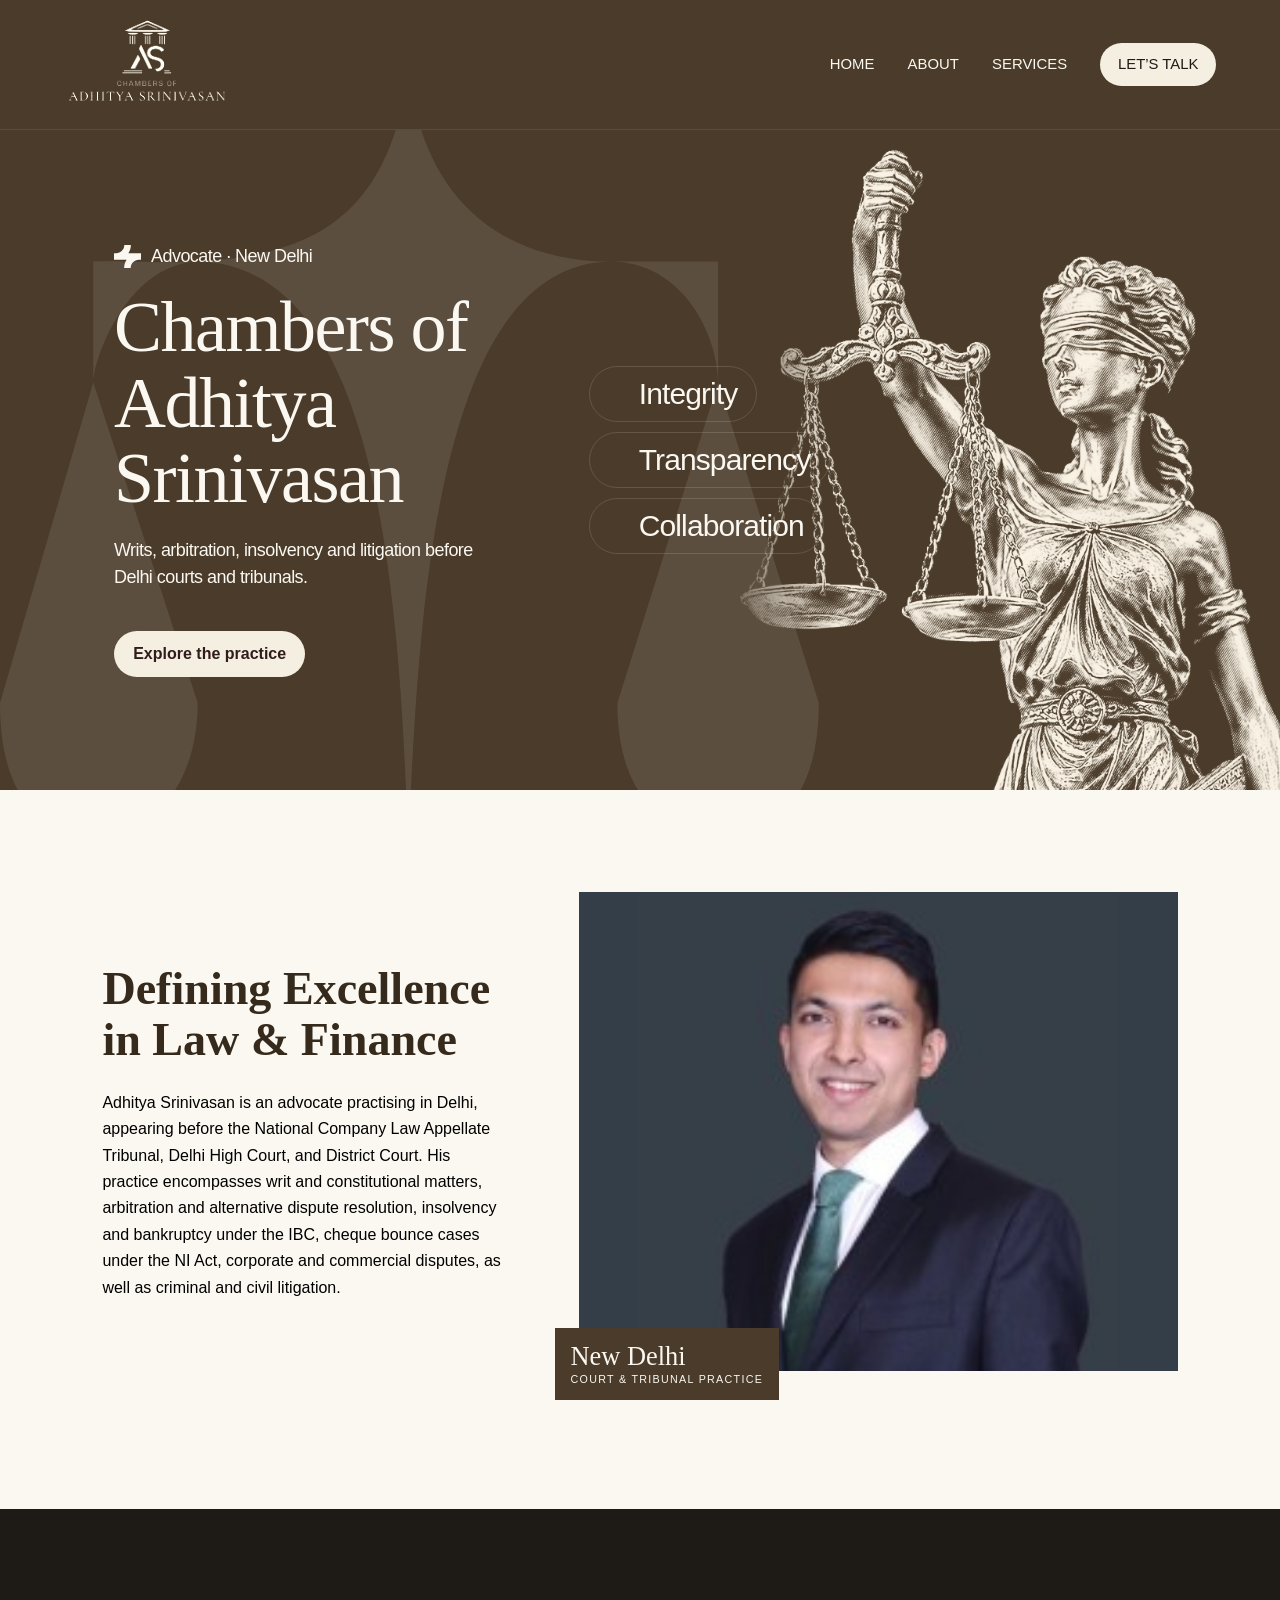
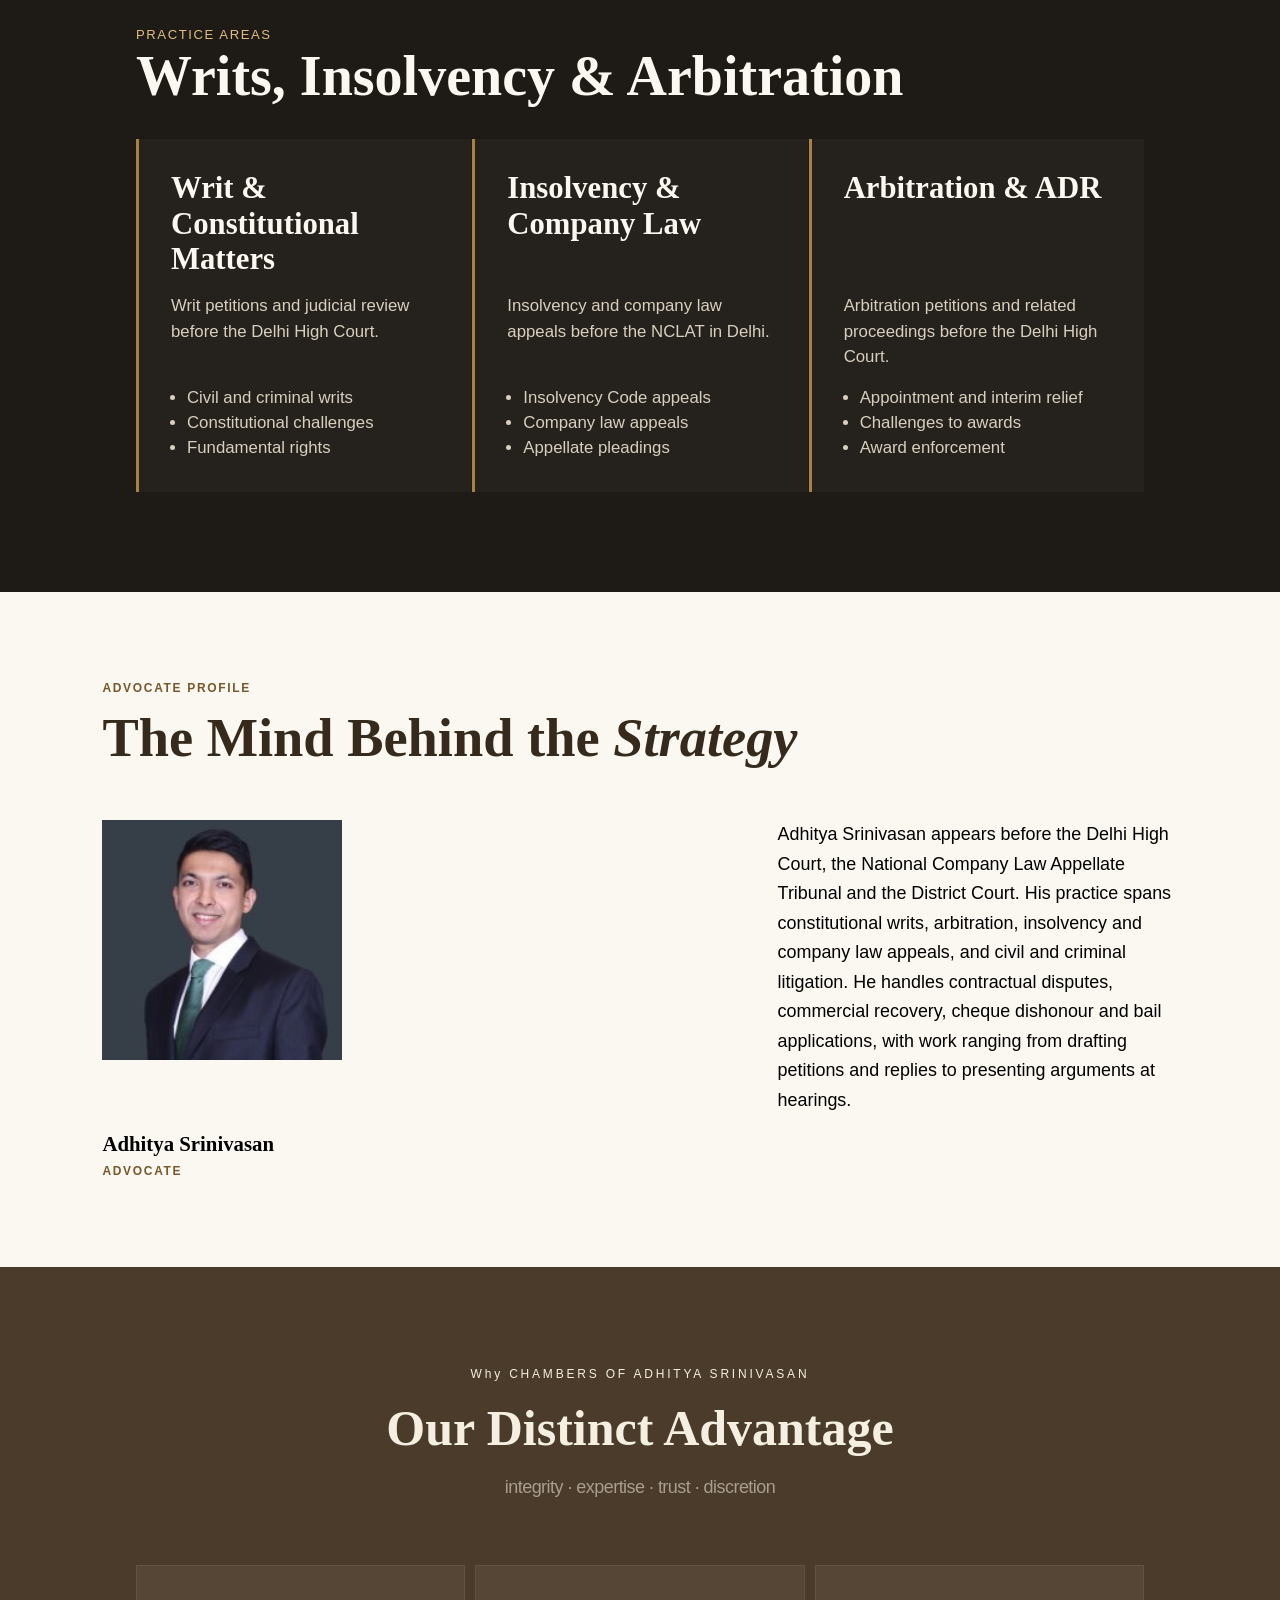
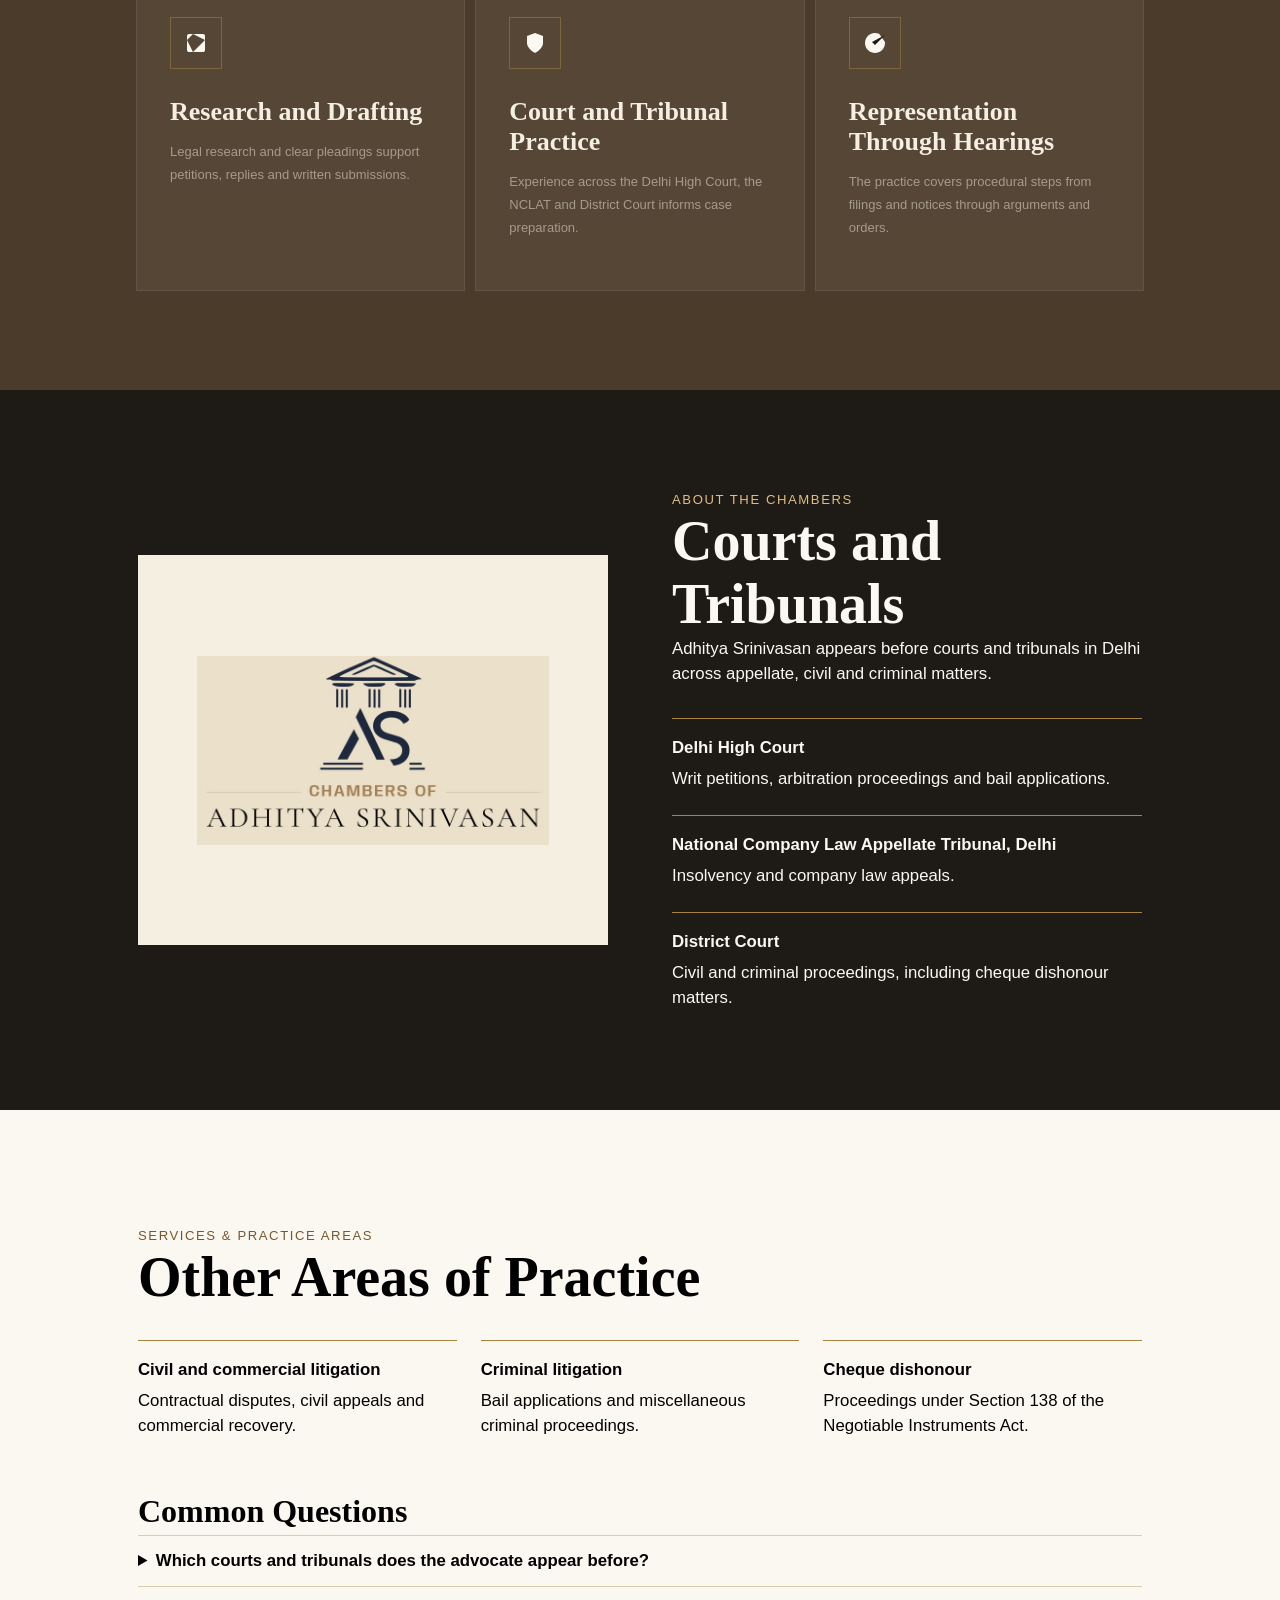
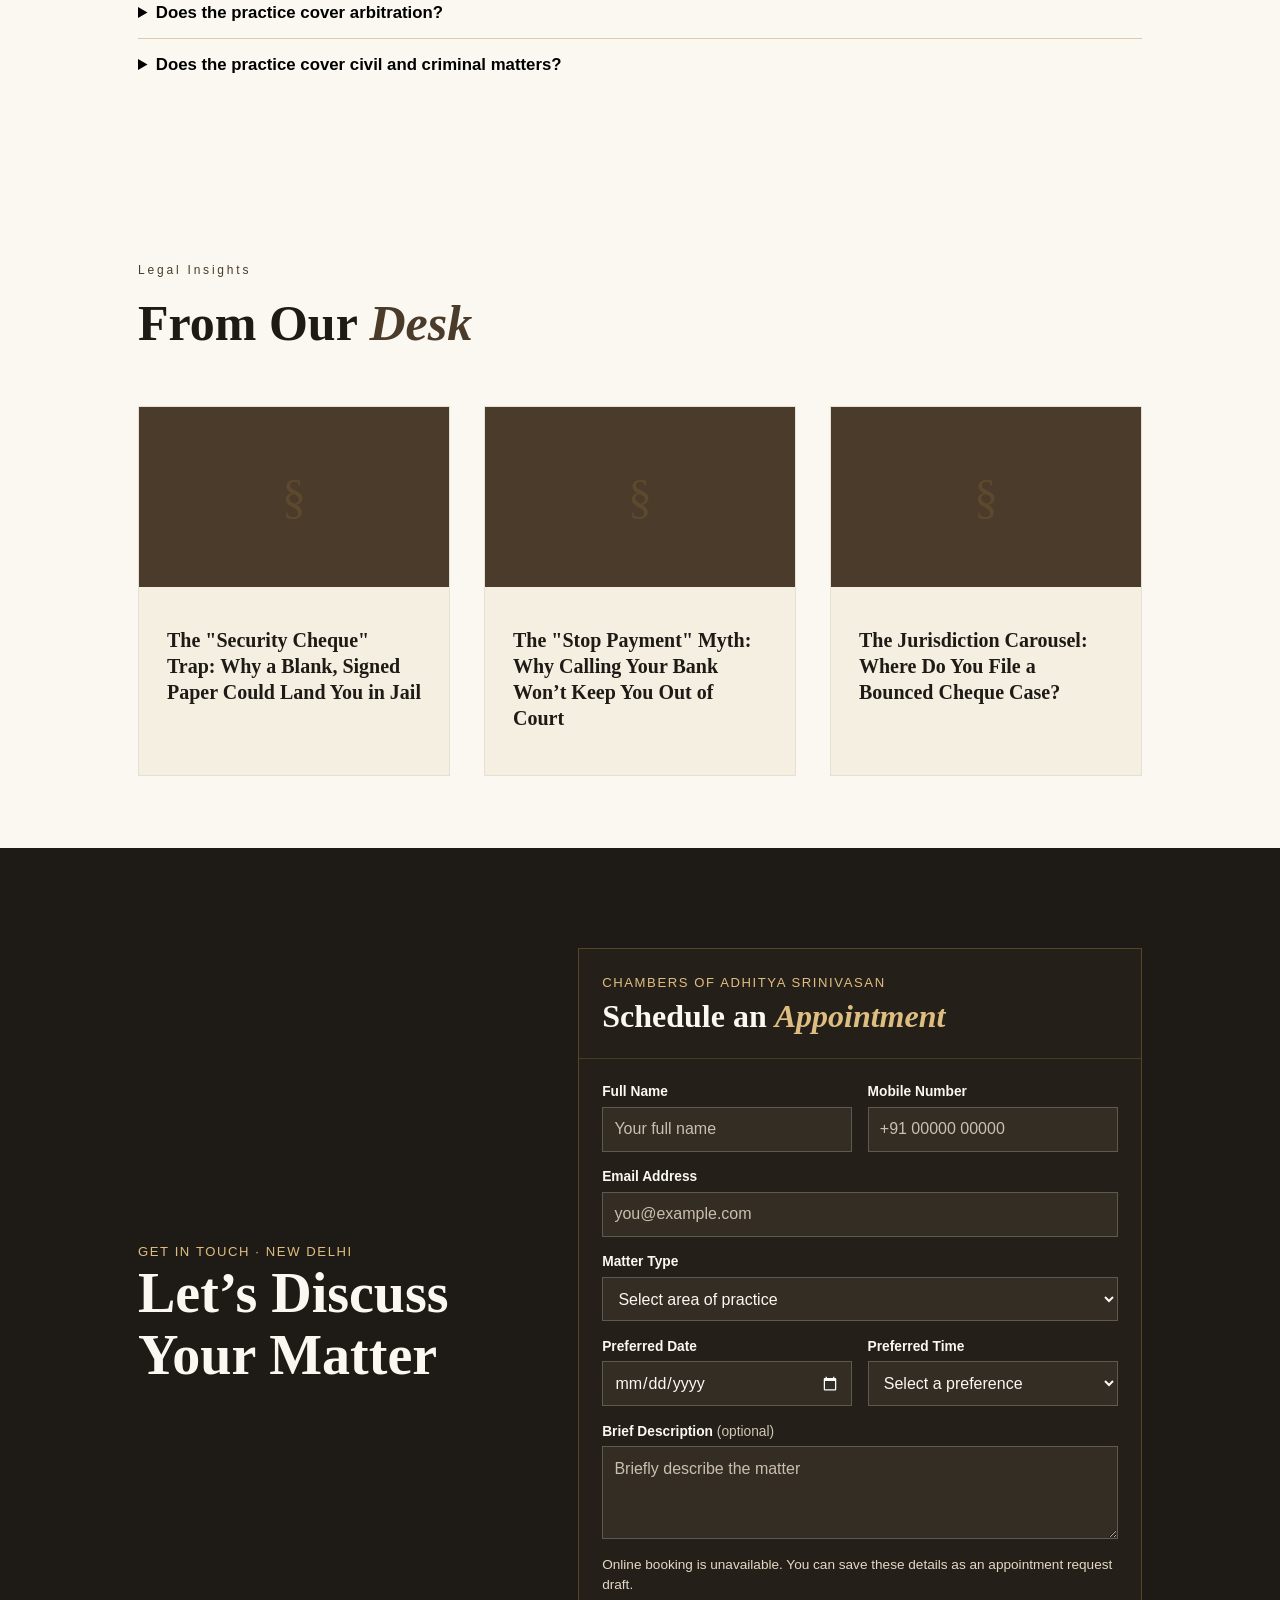
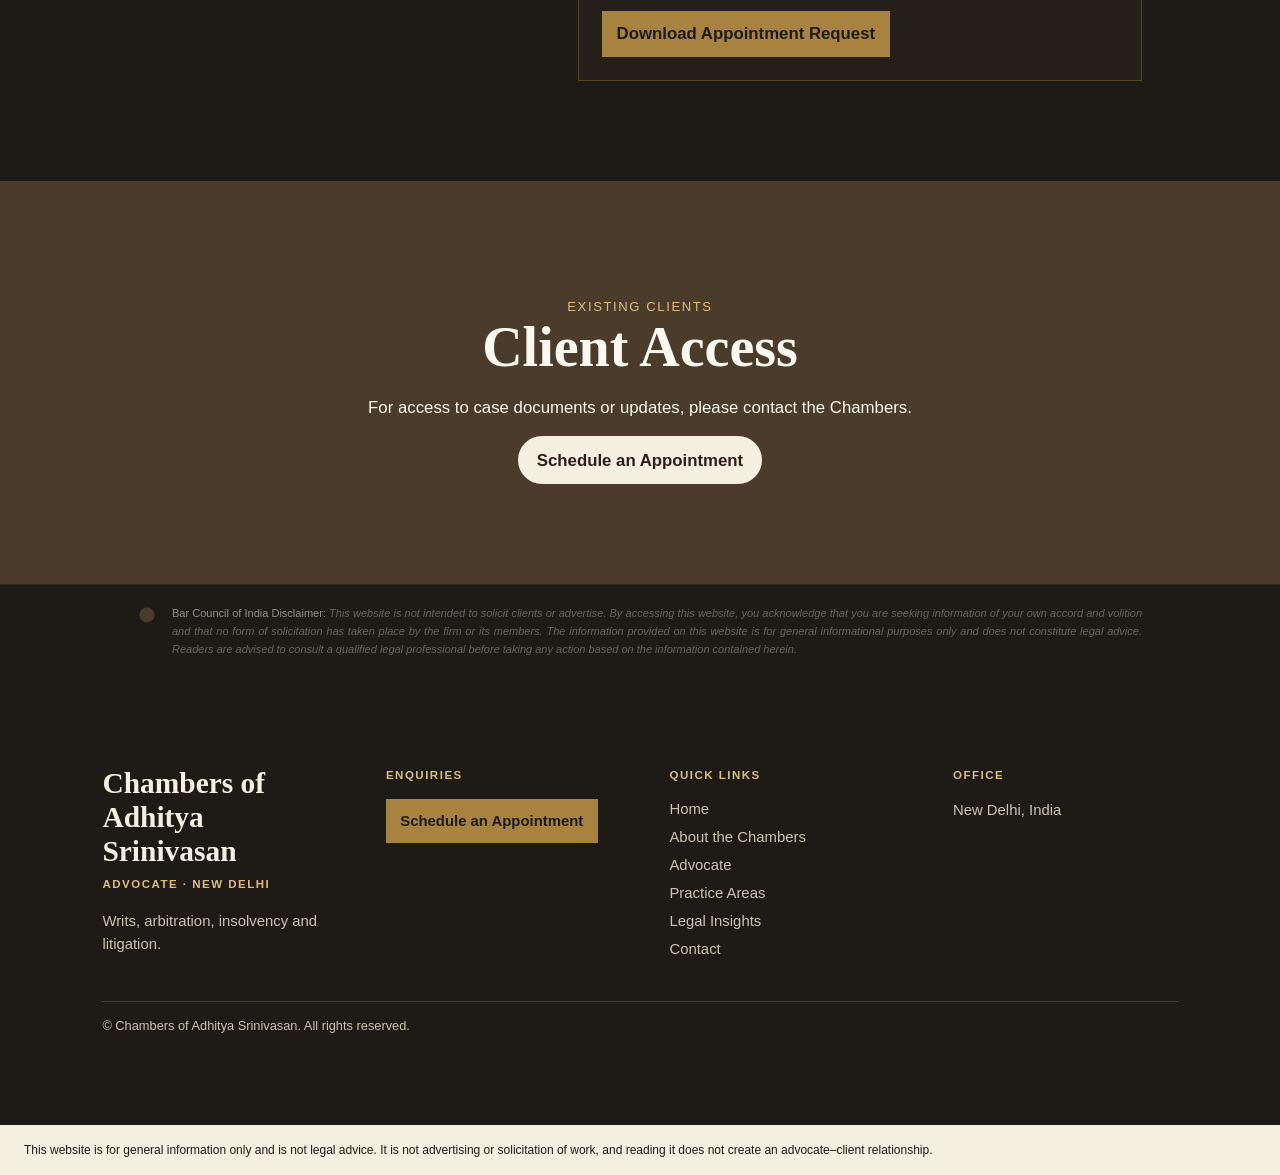
<file: index.html>
<!DOCTYPE html><html lang="en" class="jost_3e36cb27-module__GOVEQa__variable cormorant_garamond_97c65d7c-module__KWVokq__variable h-full"><head><meta charset="utf-8">
<meta http-equiv="Content-Security-Policy" content="default-src &#39;self&#39; data: blob:; script-src &#39;self&#39; &#39;unsafe-inline&#39; &#39;unsafe-eval&#39;; style-src &#39;self&#39; &#39;unsafe-inline&#39;; img-src &#39;self&#39; data: blob:; font-src &#39;self&#39; data:; media-src &#39;self&#39; data: blob:; connect-src &#39;self&#39;; frame-src &#39;self&#39;; worker-src &#39;self&#39; blob:; form-action &#39;self&#39;">


<meta name="viewport" content="width=device-width, initial-scale=1"><link rel="stylesheet" href="./assets/site/_next/static/chunks/3c9st355b9h98.__q189041d8.css" data-precedence="next"><link rel="preload" as="script" fetchpriority="low" href="./assets/site/_next/static/chunks/0iq1i69206cyl.__q189041d8.js"><title>Chambers of Adhitya Srinivasan</title><meta name="description" content="Delhi advocate practising in writs, arbitration, insolvency and litigation."><link rel="icon" type="image/jpeg" href="./assets/chambers-logo.jpg"><link rel="preload" href="./assets/site/_next/static/chunks/33ex3e_4hazko.__q189041d8.css" as="style"><link rel="stylesheet" href="./brand/brand.css">
<style data-sclf-ua-colours>:where(button,input,select,textarea){color:var(--sar-color-auto-000000, #1e1b16)}:where(input,select,textarea){background-color:var(--sar-color-auto-ffffff, #f5efe2)}</style><style data-sclf-logo-fit>img[data-sclf-logo]{object-fit:contain!important;max-height:100%!important}</style><script defer src="./runtime/editorial-rise.js"></script>
<script defer src="./runtime/appointment.js"></script>
</head><body class="min-h-full flex flex-col bg-white"><div hidden=""></div><main class="flex min-h-full flex-1 flex-col items-center overflow-x-hidden"><section id="hero" class="flex w-full flex-col items-center bg-[#6d2c34] h-[100vh] mx-auto" data-sar-section="home/s01-hero" data-sar-type="hero"><header class="flex w-full items-center justify-center bg-[#6d2c34] py-4 md:py-5 z-50 relative border-b border-gray-200/10">
  <div class="chambers-header-inner">
    <a class="chambers-home-link" href="#hero"><span class="chambers-logo"><img src="./assets/chambers-logo.jpg" alt="Chambers of Adhitya Srinivasan" width="1188" height="750"></span></a>
    <nav class="chambers-desktop-nav" aria-label="Main navigation"><a href="#hero">Home</a><a href="#about-us">About</a><a href="#services">Services</a><a class="chambers-nav-talk" href="#appointment" data-open-appointment>LET’S TALK</a></nav>
    <details class="chambers-mobile-menu">
      <summary aria-label="Menu"><span></span><span></span><span></span></summary>
      <nav aria-label="Mobile navigation"><a href="#hero">Home</a><a href="#about-us">About</a><a href="#services">Services</a><a class="chambers-nav-talk" href="#appointment" data-open-appointment>LET’S TALK</a></nav>
    </details>
  </div>
</header><div class="chambers-hero-panel relative flex w-full justify-center overflow-hidden bg-[#6d2c34] h-[480px] sm:h-[560px] md:h-[640px] lg:h-[750px] xl:h-[904px]"><div class="pointer-events-none absolute left-0 top-1/2 hidden -translate-y-1/2 sm:block w-[64%] max-w-[820px] aspect-[805/764]"><img alt="" loading="lazy" decoding="async" data-nimg="fill" class="object-contain object-left" style="position:absolute;height:100%;width:100%;left:0;top:0;right:0;bottom:0;color:transparent" src="./assets/site/images/hero-watermark.__q189041d8.svg"></div><div class="chambers-hero-art" aria-hidden="true"><img data-editorial-rise src="./assets/lady-justice.png" alt="" width="736" height="1104" fetchpriority="high"></div><div class="relative z-10 flex h-full w-full max-w-[1570px] justify-center md:justify-start items-center px-5 sm:px-8 md:px-12 lg:px-20"><div class="flex max-w-[490px] flex-col gap-6 md:gap-10 lg:pl-[34px]"><div class="flex flex-col gap-3 md:gap-5"><div style="opacity: 1; translate: none; rotate: none; scale: none; transform: translate(0px, 0px);" class="flex items-center gap-2.5"><img alt="" loading="lazy" width="27" height="23" decoding="async" data-nimg="1" class="shrink-0 w-5 h-4 md:w-[27px] md:h-[23px]" style="color:transparent" src="./assets/site/images/plus-icon.__q189041d8.svg"><p class="font-jost text-sm md:text-lg font-light tracking-[-0.54px] text-[#f9f5ea]">Advocate · New Delhi</p></div><h1 style="opacity: 1; translate: none; rotate: none; scale: none; transform: translate(0px, 0px);" class="font-cormorant text-[42px] sm:text-[56px] md:text-[64px] lg:text-[72px] font-light leading-[1.05] tracking-[-1.5px] text-[#f9f5ea]">Chambers of Adhitya Srinivasan</h1><p style="opacity: 1; translate: none; rotate: none; scale: none; transform: translate(0px, 0px);" class="max-w-[360px] font-jost text-sm md:text-lg font-light leading-[27px] tracking-[-0.54px] text-[#f9f5ea]">Writs, arbitration, insolvency and litigation before Delhi courts and tribunals.</p></div><div style="opacity: 1; translate: none; rotate: none; scale: none; transform: translate(0px, 0px);"><a href="#services" class="chambers-hero-link">Explore the practice</a></div></div><div class="absolute left-[46%] top-1/2 hidden -translate-y-1/2 flex-col gap-2.5 lg:flex"><div class="value-pill relative flex w-fit items-center gap-1.5 rounded-[50px] px-5 py-2.5 overflow-visible" style="opacity: 1; translate: none; rotate: none; scale: none; transform: translate(0px, 0px);"><img alt="" loading="lazy" width="24" height="24" decoding="async" data-nimg="1" class="size-6 shrink-0 relative z-10" style="color:transparent" src="./assets/site/images/dot-icon.__q189041d8.svg"><span class="font-jost text-[30px] font-light leading-9 tracking-[-0.9px] text-[#f9f5ea] relative z-10">Integrity</span><div class="absolute inset-0 rounded-[50px] border border-[rgba(249,245,234,0.14)] z-0"></div></div><div class="value-pill relative flex w-fit items-center gap-1.5 rounded-[50px] px-5 py-2.5 overflow-visible" style="opacity: 1; translate: none; rotate: none; scale: none; transform: translate(0px, 0px);"><img alt="" loading="lazy" width="24" height="24" decoding="async" data-nimg="1" class="size-6 shrink-0 relative z-10" style="color:transparent" src="./assets/site/images/dot-icon.__q189041d8.svg"><span class="font-jost text-[30px] font-light leading-9 tracking-[-0.9px] text-[#f9f5ea] relative z-10">Transparency</span><div class="absolute inset-0 rounded-[50px] border border-[rgba(249,245,234,0.14)] z-0"></div></div><div class="value-pill relative flex w-fit items-center gap-1.5 rounded-[50px] px-5 py-2.5 overflow-visible" style="opacity: 1; translate: none; rotate: none; scale: none; transform: translate(0px, 0px);"><img alt="" loading="lazy" width="24" height="24" decoding="async" data-nimg="1" class="size-6 shrink-0 relative z-10" style="color:transparent" src="./assets/site/images/dot-icon.__q189041d8.svg"><span class="font-jost text-[30px] font-light leading-9 tracking-[-0.9px] text-[#f9f5ea] relative z-10">Collaboration</span><div class="absolute inset-0 rounded-[50px] border border-[rgba(249,245,234,0.14)] z-0"></div></div></div></div></div></section>
<section id="profile" class="flex w-full flex-col items-center justify-center bg-[#f8f3eb] px-5 sm:px-8 md:px-16 lg:px-[138px] py-16 md:py-[140px] mx-auto overflow-hidden" data-sar-section="home/s02-content" data-sar-type="content">
  <div class="chambers-profile-grid">
    <div class="chambers-profile-copy">
      <h2>Defining Excellence in Law &amp; Finance</h2>
      <p>Adhitya Srinivasan is an advocate practising in Delhi, appearing before the National Company Law Appellate Tribunal, Delhi High Court, and District Court. His practice encompasses writ and constitutional matters, arbitration and alternative dispute resolution, insolvency and bankruptcy under the IBC, cheque bounce cases under the NI Act, corporate and commercial disputes, as well as criminal and civil litigation.</p>
    </div>
    <figure class="chambers-profile-photo">
      <img src="./assets/adhitya-srinivasan.jpg" alt="Portrait of Adhitya Srinivasan" width="200" height="200" loading="lazy">
      <figcaption><span>New Delhi</span> Court &amp; Tribunal Practice</figcaption>
    </figure>
  </div>
</section>
<section id="services" class="flex w-full flex-col items-center justify-center bg-[#1a1a1a] px-5 sm:px-8 md:px-16 lg:px-[136px] py-16 md:py-[100px] mx-auto overflow-hidden" data-sar-section="home/s03-cards" data-sar-type="cards">
  <div class="chambers-info">
    <p class="chambers-kicker">Practice Areas</p>
    <h2>Writs, Insolvency &amp; Arbitration</h2>
    <div class="chambers-practice-grid"><article class="chambers-practice-card">
    <h3><a href="./services/litigation-dispute-resolution/index.html">Writ &amp; Constitutional Matters</a></h3>
    <p>Writ petitions and judicial review before the Delhi High Court.</p>
    <ul><li>Civil and criminal writs</li><li>Constitutional challenges</li><li>Fundamental rights</li></ul>
  </article><article class="chambers-practice-card">
    <h3><a href="./services/corporate-commercial-law/index.html">Insolvency &amp; Company Law</a></h3>
    <p>Insolvency and company law appeals before the NCLAT in Delhi.</p>
    <ul><li>Insolvency Code appeals</li><li>Company law appeals</li><li>Appellate pleadings</li></ul>
  </article><article class="chambers-practice-card">
    <h3><a href="./services/audit-tax-financial-advisory/index.html">Arbitration &amp; ADR</a></h3>
    <p>Arbitration petitions and related proceedings before the Delhi High Court.</p>
    <ul><li>Appointment and interim relief</li><li>Challenges to awards</li><li>Award enforcement</li></ul>
  </article></div>
  </div>
</section>


<section id="team" class="flex w-full flex-col items-center justify-center bg-[#f8f3eb] px-5 sm:px-8 md:px-16 lg:px-[138px] py-14 md:py-[87px] mx-auto overflow-hidden" data-sar-section="home/s04-gallery" data-sar-type="gallery">
  <div class="chambers-team">
    <p class="chambers-team-kicker">Advocate Profile</p>
    <h2>The Mind Behind the <em>Strategy</em></h2>
    <div class="chambers-team-grid">
      <figure>
        <img class="chambers-team-portrait" src="./assets/adhitya-srinivasan.jpg" alt="Adhitya Srinivasan" width="200" height="200" loading="lazy">
        <figcaption><strong>Adhitya Srinivasan</strong><span>Advocate</span></figcaption>
      </figure>
      <p data-editorial-rise>Adhitya Srinivasan appears before the Delhi High Court, the National Company Law Appellate Tribunal and the District Court. His practice spans constitutional writs, arbitration, insolvency and company law appeals, and civil and criminal litigation. He handles contractual disputes, commercial recovery, cheque dishonour and bail applications, with work ranging from drafting petitions and replies to presenting arguments at hearings.</p>
    </div>
  </div>
</section>
<section class="flex w-full flex-col items-center justify-center bg-[#6b1f2a] px-5 sm:px-8 md:px-16 lg:px-[136px] py-14 md:py-[99px] mx-auto overflow-hidden" data-sar-section="home/s05-content" data-sar-type="content"><div class="flex w-full flex-col gap-12 md:gap-16"><div class="flex flex-col items-center gap-[15px] text-center"><p data-reveal="true" class="font-jost text-xs tracking-[2.8px] text-[#b8935a]" style="translate: none; rotate: none; scale: none; transform: translate(0px, 0px); opacity: 1;">Why CHAMBERS OF ADHITYA SRINIVASAN</p><h2 data-reveal="true" class="font-cormorant text-[36px] md:text-[50px] font-semibold leading-tight text-white" style="translate: none; rotate: none; scale: none; transform: translate(0px, 0px); opacity: 1;">Our Distinct Advantage</h2><p data-reveal="true" class="max-w-[568px] font-jost text-base md:text-lg font-light leading-[27px] tracking-[-0.54px] text-white/55" style="translate: none; rotate: none; scale: none; transform: translate(0px, 0px); opacity: 1;">integrity · expertise · trust · discretion</p></div><div class="grid grid-cols-1 sm:grid-cols-2 lg:grid-cols-3 gap-4 md:gap-2.5"><div data-reveal="true" class="group flex flex-col border border-white/[0.08] bg-white/[0.06] px-6 sm:px-[33px] py-10 md:py-[51px] transition-colors duration-300 hover:bg-white/[0.1]" style="translate: none; rotate: none; scale: none; transform: translate(0px, 0px); opacity: 1;"><div class="flex flex-col gap-7"><div class="relative size-[52px] border border-[rgba(184,147,90,0.5)] transition-all duration-300 group-hover:border-[rgba(184,147,90,0.9)] group-hover:scale-105"><img alt="" loading="lazy" width="24" height="24" decoding="async" data-nimg="1" class="absolute left-[13px] top-[13px]" style="color:transparent" src="./assets/site/images/why-icon-1.__q189041d8.svg"></div><div class="flex flex-col gap-3.5"><h3 class="font-cormorant text-[22px] md:text-[26px] font-semibold leading-[29.9px] text-white">Research and Drafting</h3><p class="font-jost text-[13px] font-light leading-[22.75px] text-white/50">Legal research and clear pleadings support petitions, replies and written submissions.</p></div></div></div><div data-reveal="true" class="group flex flex-col border border-white/[0.08] bg-white/[0.06] px-6 sm:px-[33px] py-10 md:py-[51px] transition-colors duration-300 hover:bg-white/[0.1]" style="translate: none; rotate: none; scale: none; transform: translate(0px, 0px); opacity: 1;"><div class="flex flex-col gap-7"><div class="relative size-[52px] border border-[rgba(184,147,90,0.5)] transition-all duration-300 group-hover:border-[rgba(184,147,90,0.9)] group-hover:scale-105"><img alt="" loading="lazy" width="24" height="24" decoding="async" data-nimg="1" class="absolute left-[13px] top-[13px]" style="color:transparent" src="./assets/site/images/why-icon-2.__q189041d8.svg"></div><div class="flex flex-col gap-3.5"><h3 class="font-cormorant text-[22px] md:text-[26px] font-semibold leading-[29.9px] text-white">Court and Tribunal Practice</h3><p class="font-jost text-[13px] font-light leading-[22.75px] text-white/50">Experience across the Delhi High Court, the NCLAT and District Court informs case preparation.</p></div></div></div><div data-reveal="true" class="group flex flex-col border border-white/[0.08] bg-white/[0.06] px-6 sm:px-[33px] py-10 md:py-[51px] transition-colors duration-300 hover:bg-white/[0.1]" style="translate: none; rotate: none; scale: none; transform: translate(0px, 0px); opacity: 1;"><div class="flex flex-col gap-7"><div class="relative size-[52px] border border-[rgba(184,147,90,0.5)] transition-all duration-300 group-hover:border-[rgba(184,147,90,0.9)] group-hover:scale-105"><img alt="" loading="lazy" width="24" height="24" decoding="async" data-nimg="1" class="absolute left-[13px] top-[13px]" style="color:transparent" src="./assets/site/images/why-icon-3.__q189041d8.svg"></div><div class="flex flex-col gap-3.5"><h3 class="font-cormorant text-[22px] md:text-[26px] font-semibold leading-[29.9px] text-white">Representation Through Hearings</h3><p class="font-jost text-[13px] font-light leading-[22.75px] text-white/50">The practice covers procedural steps from filings and notices through arguments and orders.</p></div></div></div></div></div></section>
<section id="about-us" class="flex w-full flex-col items-center justify-center bg-[#1a1a1a] px-5 sm:px-8 md:px-16 lg:px-[138px] py-16 md:py-[100px] mx-auto overflow-hidden" data-sar-section="home/s06-content" data-sar-type="content">
  <div class="chambers-info chambers-about-layout">
    <figure class="chambers-about-mark"><span class="chambers-logo"><img src="./assets/chambers-logo.jpg" alt="Chambers of Adhitya Srinivasan" width="1188" height="750" loading="lazy"></span></figure>
    <div><p class="chambers-kicker">About the Chambers</p><h2>Courts and Tribunals</h2>
    <p>Adhitya Srinivasan appears before courts and tribunals in Delhi across appellate, civil and criminal matters.</p>
    <dl class="chambers-list"><div><dt>Delhi High Court</dt><dd>Writ petitions, arbitration proceedings and bail applications.</dd></div><div><dt>National Company Law Appellate Tribunal, Delhi</dt><dd>Insolvency and company law appeals.</dd></div><div><dt>District Court</dt><dd>Civil and criminal proceedings, including cheque dishonour matters.</dd></div></dl></div>
  </div></section>
<section class="flex w-full items-center justify-center bg-[#f8f3eb] px-5 sm:px-8 md:px-16 lg:px-[138px] py-16 md:py-[100px] mx-auto overflow-hidden" data-sar-section="home/s07-content" data-sar-type="content">
  <div class="chambers-info">
    <p class="chambers-kicker chambers-light-kicker">Services &amp; Practice Areas</p>
    <h2>Other Areas of Practice</h2><dl class="chambers-list"><div><dt>Civil and commercial litigation</dt><dd>Contractual disputes, civil appeals and commercial recovery.</dd></div><div><dt>Criminal litigation</dt><dd>Bail applications and miscellaneous criminal proceedings.</dd></div><div><dt>Cheque dishonour</dt><dd>Proceedings under Section 138 of the Negotiable Instruments Act.</dd></div></dl>
    <section id="faq" class="chambers-faq" aria-labelledby="faq-title">
      <h3 id="faq-title">Common Questions</h3>
      <details><summary>Which courts and tribunals does the advocate appear before?</summary><p>The practice includes the Delhi High Court, the National Company Law Appellate Tribunal in Delhi, and District Court.</p></details>
      <details><summary>Does the practice cover arbitration?</summary><p>Yes. The practice includes arbitration petitions and related proceedings before the Delhi High Court.</p></details>
      <details><summary>Does the practice cover civil and criminal matters?</summary><p>Yes. The practice includes civil and commercial disputes, bail applications and cheque dishonour matters.</p></details>
    </section>
  </div></section>
<section id="blogs" class="flex w-full flex-col bg-[#f8f3eb] px-5 sm:px-8 md:px-16 lg:px-[138px] py-14 md:py-[72px] mx-auto overflow-hidden" data-sar-section="home/s08-cards" data-sar-type="cards"><div class="flex w-full flex-col gap-10 md:gap-[52px]"><div class="flex flex-col sm:flex-row items-start sm:items-end justify-between gap-4"><div class="flex flex-col gap-3.5"><p data-reveal="true" class="font-jost text-xs tracking-[2.8px] text-[#b8935a]" style="translate: none; rotate: none; scale: none; transform: translate(0px, 0px); opacity: 1;">Legal Insights</p><h2 data-reveal="true" class="font-cormorant text-[36px] md:text-[50px] font-semibold leading-tight text-[#1a1a1a]" style="translate: none; rotate: none; scale: none; transform: translate(0px, 0px); opacity: 1;">From Our <span class="font-cormorant italic text-[#6b1f2a]">Desk</span></h2></div></div><div class="grid grid-cols-1 sm:grid-cols-2 lg:grid-cols-3 gap-6 md:gap-[34px]"><article data-reveal="true" class="group overflow-hidden border border-black/[0.07] bg-white cursor-pointer transition-shadow duration-350 hover:shadow-xl" style="translate: none; rotate: none; scale: none; transform: translate(0px, 0px); opacity: 1;"><a class="block" href="./blog/the-security-cheque-trap/index.html"><div class="relative h-[180px] overflow-hidden"><img alt="" loading="lazy" decoding="async" data-nimg="fill" class="blog-img-zoom object-cover" style="position:absolute;height:100%;width:100%;left:0;top:0;right:0;bottom:0;color:transparent" sizes="100vw" src="data:image/svg+xml,%3Csvg%20xmlns%3D%22http%3A%2F%2Fwww.w3.org%2F2000%2Fsvg%22%20viewBox%3D%220%200%2016%209%22%3E%3Crect%20width%3D%2216%22%20height%3D%229%22%20fill%3D%22%234a3b2a%22%2F%3E%3C%2Fsvg%3E"><span class="absolute left-1/2 top-1/2 -translate-x-1/2 -translate-y-1/2 font-cormorant text-[48px] font-light text-[rgba(184,147,90,0.2)]">§</span><span class="absolute bottom-4 left-4 bg-[#6b1f2a] px-2.5 py-1.5 font-jost text-xs font-semibold uppercase tracking-[2.2px] text-white"></span></div><div class="p-6 md:p-7"><p class="font-jost text-xs font-semibold uppercase tracking-[2.2px] text-[#aaa]"></p><h3 class="mt-3 font-cormorant text-xl font-semibold leading-[26px] text-[#1a1a1a] transition-colors duration-200 group-hover:text-[#6b1f2a]">The &quot;Security Cheque&quot; Trap: Why a Blank, Signed Paper Could Land You in Jail</h3><p class="mt-4 font-jost text-[13px] font-light leading-[22.75px] text-[#777]"></p></div></a></article><article data-reveal="true" class="group overflow-hidden border border-black/[0.07] bg-white cursor-pointer transition-shadow duration-350 hover:shadow-xl" style="translate: none; rotate: none; scale: none; transform: translate(0px, 0px); opacity: 1;"><a class="block" href="./blog/the-stop-payment-myth/index.html"><div class="relative h-[180px] overflow-hidden"><img alt="" loading="lazy" decoding="async" data-nimg="fill" class="blog-img-zoom object-cover" style="position:absolute;height:100%;width:100%;left:0;top:0;right:0;bottom:0;color:transparent" sizes="100vw" src="data:image/svg+xml,%3Csvg%20xmlns%3D%22http%3A%2F%2Fwww.w3.org%2F2000%2Fsvg%22%20viewBox%3D%220%200%2016%209%22%3E%3Crect%20width%3D%2216%22%20height%3D%229%22%20fill%3D%22%234a3b2a%22%2F%3E%3C%2Fsvg%3E"><span class="absolute left-1/2 top-1/2 -translate-x-1/2 -translate-y-1/2 font-cormorant text-[48px] font-light text-[rgba(184,147,90,0.2)]">§</span><span class="absolute bottom-4 left-4 bg-[#6b1f2a] px-2.5 py-1.5 font-jost text-xs font-semibold uppercase tracking-[2.2px] text-white"></span></div><div class="p-6 md:p-7"><p class="font-jost text-xs font-semibold uppercase tracking-[2.2px] text-[#aaa]"></p><h3 class="mt-3 font-cormorant text-xl font-semibold leading-[26px] text-[#1a1a1a] transition-colors duration-200 group-hover:text-[#6b1f2a]">The &quot;Stop Payment&quot; Myth: Why Calling Your Bank Won’t Keep You Out of Court</h3><p class="mt-4 font-jost text-[13px] font-light leading-[22.75px] text-[#777]"></p></div></a></article><article data-reveal="true" class="group overflow-hidden border border-black/[0.07] bg-white cursor-pointer transition-shadow duration-350 hover:shadow-xl" style="translate: none; rotate: none; scale: none; transform: translate(0px, 0px); opacity: 1;"><a class="block" href="./blog/the-jurisdiction-carousel/index.html"><div class="relative h-[180px] overflow-hidden"><img alt="" loading="lazy" decoding="async" data-nimg="fill" class="blog-img-zoom object-cover" style="position:absolute;height:100%;width:100%;left:0;top:0;right:0;bottom:0;color:transparent" sizes="100vw" src="data:image/svg+xml,%3Csvg%20xmlns%3D%22http%3A%2F%2Fwww.w3.org%2F2000%2Fsvg%22%20viewBox%3D%220%200%2016%209%22%3E%3Crect%20width%3D%2216%22%20height%3D%229%22%20fill%3D%22%234a3b2a%22%2F%3E%3C%2Fsvg%3E"><img alt="" loading="lazy" decoding="async" data-nimg="fill" class="blog-img-zoom object-cover" style="position:absolute;height:100%;width:100%;left:0;top:0;right:0;bottom:0;color:transparent" sizes="100vw" src="data:image/svg+xml,%3Csvg%20xmlns%3D%22http%3A%2F%2Fwww.w3.org%2F2000%2Fsvg%22%20viewBox%3D%220%200%2016%209%22%3E%3Crect%20width%3D%2216%22%20height%3D%229%22%20fill%3D%22%234a3b2a%22%2F%3E%3C%2Fsvg%3E"><span class="absolute left-1/2 top-1/2 -translate-x-1/2 -translate-y-1/2 font-cormorant text-[48px] font-light text-[rgba(184,147,90,0.2)]">§</span><span class="absolute bottom-4 left-4 bg-[#6b1f2a] px-2.5 py-1.5 font-jost text-xs font-semibold uppercase tracking-[2.2px] text-white"></span></div><div class="p-6 md:p-7"><p class="font-jost text-xs font-semibold uppercase tracking-[2.2px] text-[#aaa]"></p><h3 class="mt-3 font-cormorant text-xl font-semibold leading-[26px] text-[#1a1a1a] transition-colors duration-200 group-hover:text-[#6b1f2a]">The Jurisdiction Carousel: Where Do You File a Bounced Cheque Case?</h3><p class="mt-4 font-jost text-[13px] font-light leading-[22.75px] text-[#777]"></p></div></a></article></div></div></section>
<section id="contact" class="flex w-full bg-[#1a1a1a] px-5 sm:px-8 md:px-16 lg:px-[138px] py-16 md:py-[100px] mx-auto overflow-hidden" data-sar-section="home/s09-form" data-sar-type="form">
  <div class="chambers-info chambers-contact-layout">
    <div><p class="chambers-kicker">Get in Touch · New Delhi</p><h2>Let’s Discuss Your Matter</h2></div>
    <div id="appointment">
      <section class="chambers-enquiry chambers-appointment" aria-labelledby="appointment-title">
        <header class="chambers-appointment-header">
          <p class="chambers-kicker">Chambers of Adhitya Srinivasan</p>
          <h3 id="appointment-title">Schedule an <em>Appointment</em></h3>
          <button type="button" class="chambers-appointment-close" aria-label="Close appointment form">×</button>
        </header>
        <form class="chambers-appointment-form" method="dialog">
          <label>Full Name <input name="name" autocomplete="name" required placeholder="Your full name"></label>
          <label>Mobile Number <input type="tel" name="phone" autocomplete="tel" required placeholder="+91 00000 00000"></label>
          <label class="form-wide">Email Address <input type="email" name="email" autocomplete="email" required placeholder="you@example.com"></label>
          <label class="form-wide">Matter Type
            <select name="matter" required>
              <option value="">Select area of practice</option>
              <option>Writ and constitutional matters</option><option>Insolvency and company law</option>
              <option>Arbitration and ADR</option><option>Civil and commercial litigation</option>
              <option>Criminal litigation</option><option>Cheque dishonour</option><option>Other</option>
            </select>
          </label>
          <label>Preferred Date <input type="date" name="date" required></label>
          <label>Preferred Time
            <select name="time" required>
              <option value="">Select a preference</option>
              <option>Morning (IST)</option><option>Afternoon (IST)</option><option>Evening (IST)</option>
            </select>
          </label>
          <label class="form-wide">Brief Description <span>(optional)</span>
            <textarea name="description" rows="3" placeholder="Briefly describe the matter"></textarea>
          </label>
          <p class="form-wide">Online booking is unavailable. You can save these details as an appointment request draft.</p>
          <div class="form-wide"><button class="chambers-footer-button" type="submit">Download Appointment Request</button></div>
          <p class="form-wide appointment-status" role="status"></p>
        </form>
      </section>
    </div>
  </div>
</section>

<section class="flex w-full flex-col items-center justify-center bg-[#6b1f2a] px-5 sm:px-8 md:px-16 lg:px-[138px] py-16 md:py-[100px] mx-auto" data-sar-section="home/s10-cta" data-sar-type="cta">
  <div class="chambers-info chambers-client-section"><p class="chambers-kicker">Existing Clients</p>
  <h2>Client Access</h2><p>For access to case documents or updates, please contact the Chambers.</p>
  <a class="chambers-contact-link" href="#appointment" data-open-appointment>Schedule an Appointment</a></div></section>
<section class="flex w-full flex-col items-center justify-center border-t border-[rgba(184,147,90,0.15)] bg-[#111] px-5 sm:px-8 md:px-16 lg:px-[138px] py-[19px] mx-auto" data-sar-section="home/s11-content" data-sar-type="content"><div class="flex w-full items-start gap-3 md:gap-4"><img alt="" loading="lazy" width="18" height="18" decoding="async" data-nimg="1" class="mt-0.5 shrink-0" style="color:transparent" src="./assets/site/images/disclaimer-icon.__q189041d8.svg"><p class="text-justify font-jost text-[11px] leading-[18.15px]"><span class="font-medium text-white/55">Bar Council of India Disclaimer:</span><span class="font-light italic text-white/35"> This website is not intended to solicit clients or advertise. By accessing this website, you acknowledge that you are seeking information of your own accord and volition and that no form of solicitation has taken place by the firm or its members. The information provided on this website is for general informational purposes only and does not constitute legal advice. Readers are advised to consult a qualified legal professional before taking any action based on the information contained herein. </span></p></div></section>
<footer class="chambers-footer">
  <div class="chambers-footer-inner">
    <div class="chambers-footer-grid">
      <div>
        <p class="chambers-footer-name">Chambers of Adhitya Srinivasan</p>
        <p class="chambers-footer-role">Advocate · New Delhi</p>
        <p>Writs, arbitration, insolvency and litigation.</p>
      </div>
      <div>
        <h2>Enquiries</h2>
        <a class="chambers-footer-button" href="#appointment" data-open-appointment>Schedule an Appointment</a>
      </div>
      <nav aria-label="Footer">
        <h2>Quick Links</h2>
        <a href="#hero">Home</a><a href="#about-us">About the Chambers</a><a href="#team">Advocate</a><a href="#services">Practice Areas</a><a href="./blog/index.html">Legal Insights</a><a href="#contact">Contact</a>
      </nav>
      <div>
        <h2>Office</h2>
        <p>New Delhi, India</p>

      </div>
    </div>
    <p class="chambers-copyright">© Chambers of Adhitya Srinivasan. All rights reserved.</p>
  </div>
</footer>
<dialog class="chambers-appointment-dialog" aria-labelledby="appointment-title"></dialog>
</main><next-route-announcer style="position: absolute;"></next-route-announcer><aside data-sclf-disclaimer style="padding:16px 24px;font-size:12px;line-height:1.5;color:var(--sar-color-auto-000000, #1e1b16);background-color:var(--sar-color-auto-ffffff, #f5efe2)">This website is for general information only and is not legal advice. It is not advertising or solicitation of work, and reading it does not create an advocate–client relationship.</aside></body></html>
</file>
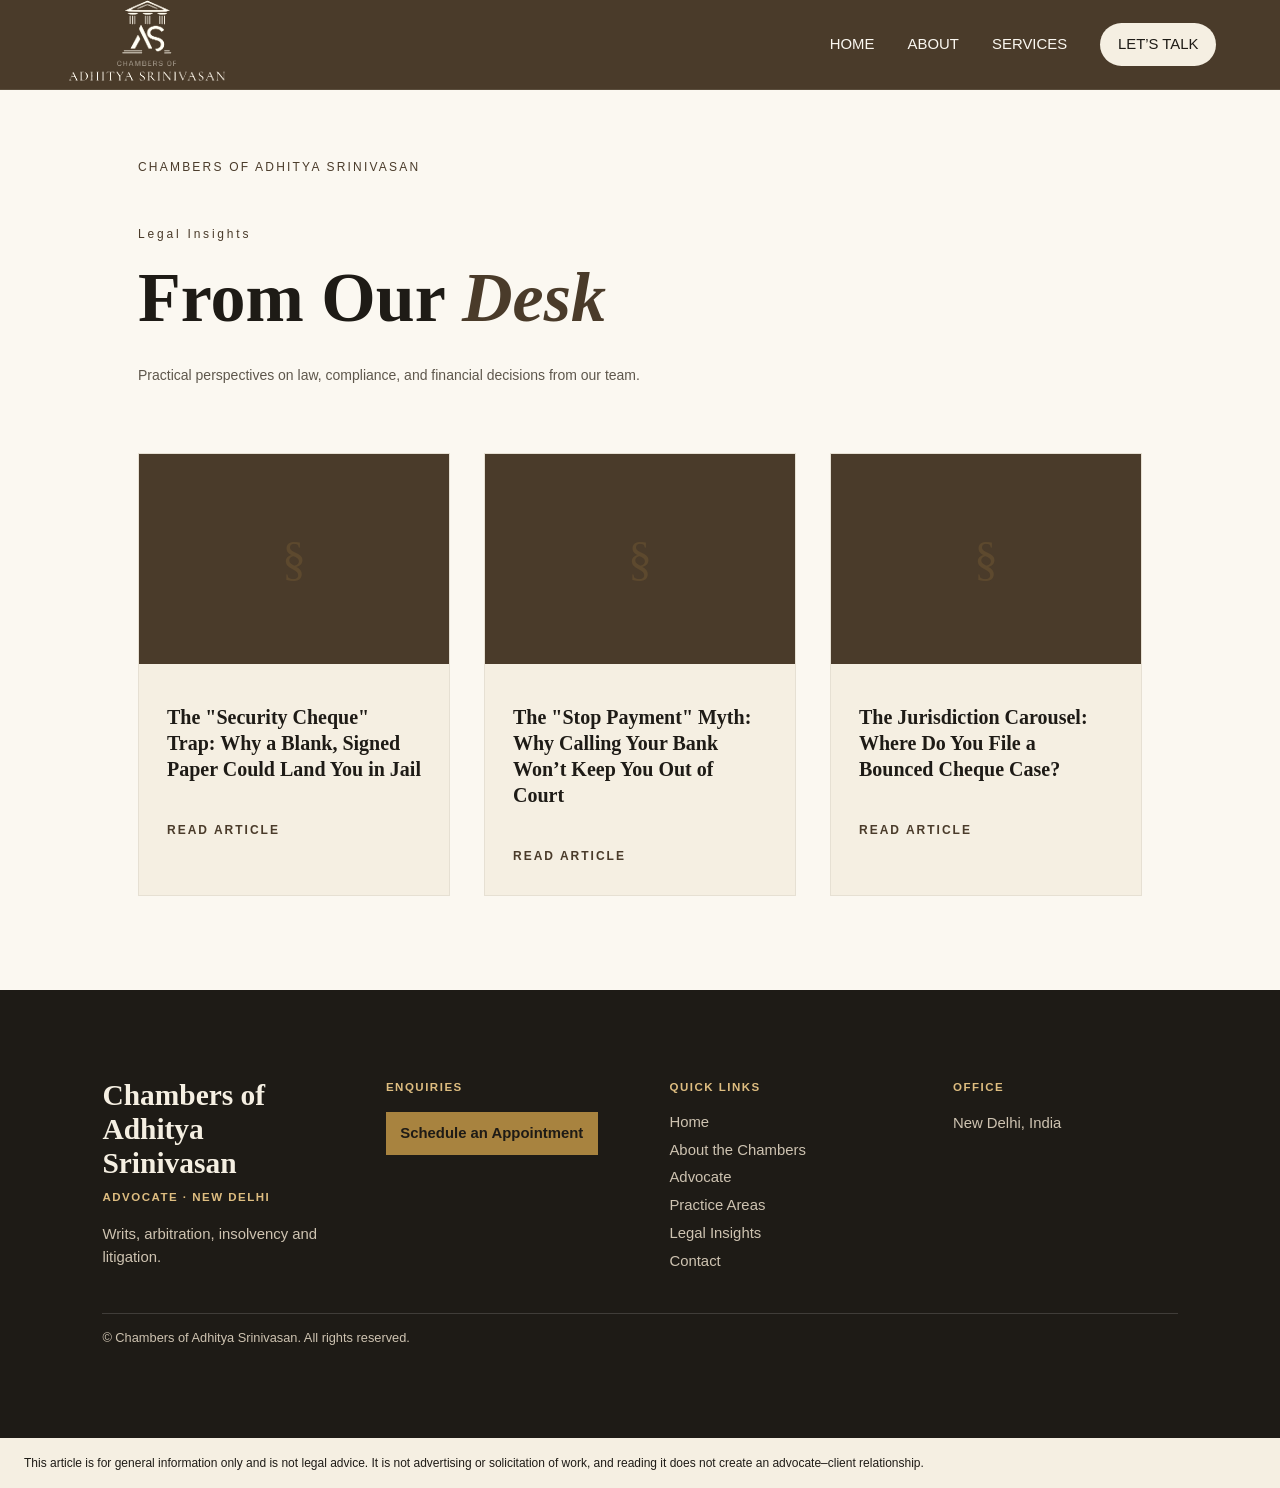
<file: blog/index.html>
<!DOCTYPE html><html lang="en" class="jost_3e36cb27-module__GOVEQa__variable cormorant_garamond_97c65d7c-module__KWVokq__variable h-full"><head><meta charset="utf-8">
<meta http-equiv="Content-Security-Policy" content="default-src &#39;self&#39; data: blob:; script-src &#39;self&#39; &#39;unsafe-inline&#39; &#39;unsafe-eval&#39;; style-src &#39;self&#39; &#39;unsafe-inline&#39;; img-src &#39;self&#39; data: blob:; font-src &#39;self&#39; data:; media-src &#39;self&#39; data: blob:; connect-src &#39;self&#39;; frame-src &#39;self&#39;; worker-src &#39;self&#39; blob:; form-action &#39;self&#39;">


<meta name="viewport" content="width=device-width, initial-scale=1"><link rel="stylesheet" href="../assets/site/_next/static/chunks/3c9st355b9h98.__q189041d8.css" data-precedence="next"><link rel="preload" as="script" fetchpriority="low" href="../assets/site/_next/static/chunks/0iq1i69206cyl.__q189041d8.js"><title>Chambers of Adhitya Srinivasan</title><meta name="description" content="Delhi advocate practising in writs, arbitration, insolvency and litigation."><link rel="icon" type="image/jpeg" href="../assets/chambers-logo.jpg"><link rel="preload" href="../assets/site/_next/static/chunks/33ex3e_4hazko.__q189041d8.css" as="style"><link rel="stylesheet" href="../brand/brand.css">
<style data-sclf-ua-colours>:where(button,input,select,textarea){color:var(--sar-color-auto-000000, #1e1b16)}:where(input,select,textarea){background-color:var(--sar-color-auto-ffffff, #f5efe2)}</style><style data-sclf-logo-fit>img[data-sclf-logo]{object-fit:contain!important;max-height:100%!important}</style><script defer src="../runtime/appointment.js"></script>
</head><body class="min-h-full flex flex-col bg-white"><div hidden=""></div><div class="min-h-screen bg-[#f8f3eb] text-[#1a1a1a]"><header class="sticky top-0 z-50 border-b border-white/10 bg-[#6b1f2a]" data-sar-section="blog/s01-navigation" data-sar-type="navigation">
  <div class="chambers-header-inner">
    <a class="chambers-home-link" href="../index.html#hero"><span class="chambers-logo"><img src="../assets/chambers-logo.jpg" alt="Chambers of Adhitya Srinivasan" width="1188" height="750"></span></a>
    <nav class="chambers-desktop-nav" aria-label="Main navigation"><a href="../index.html#hero">Home</a><a href="../index.html#about-us">About</a><a href="../index.html#services">Services</a><a class="chambers-nav-talk" href="../index.html#appointment" data-open-appointment>LET’S TALK</a></nav>
    <details class="chambers-mobile-menu">
      <summary aria-label="Menu"><span></span><span></span><span></span></summary>
      <nav aria-label="Mobile navigation"><a href="../index.html#hero">Home</a><a href="../index.html#about-us">About</a><a href="../index.html#services">Services</a><a class="chambers-nav-talk" href="../index.html#appointment" data-open-appointment>LET’S TALK</a></nav>
    </details>
  </div>
</header>
<div class="w-full" data-sar-section="blog/s02-hero" data-sar-type="hero"><main class="min-h-screen bg-[#f8f3eb] px-5 py-16 sm:px-8 md:px-16 lg:px-[138px]"><div class="mx-auto flex w-full max-w-[1280px] flex-col gap-12 md:gap-16"><header class="max-w-[720px]"><a class="font-jost text-xs uppercase tracking-[2.2px] text-[#6b1f2a] transition-colors hover:text-[#b8935a]" href="../index.html">Chambers of Adhitya Srinivasan</a><p class="mt-12 font-jost text-xs tracking-[2.8px] text-[#b8935a]">Legal Insights</p><h1 class="mt-3 font-cormorant text-[48px] font-semibold leading-tight text-[#1a1a1a] md:text-[70px]">From Our <span class="italic text-[#6b1f2a]">Desk</span></h1><p class="mt-5 max-w-[620px] font-jost text-sm font-light leading-7 text-[#777]">Practical perspectives on law, compliance, and financial decisions from our team.</p></header><div class="grid grid-cols-1 gap-6 sm:grid-cols-2 lg:grid-cols-3 md:gap-[34px]"><article class="group overflow-hidden border border-black/[0.07] bg-white transition-shadow duration-300 hover:shadow-xl"><a class="block" href="../blog/the-security-cheque-trap/index.html"><div class="relative h-[210px] overflow-hidden"><img alt="" loading="lazy" decoding="async" data-nimg="fill" class="blog-img-zoom object-cover" style="position:absolute;height:100%;width:100%;left:0;top:0;right:0;bottom:0;color:transparent" sizes="100vw" src="data:image/svg+xml,%3Csvg%20xmlns%3D%22http%3A%2F%2Fwww.w3.org%2F2000%2Fsvg%22%20viewBox%3D%220%200%2016%209%22%3E%3Crect%20width%3D%2216%22%20height%3D%229%22%20fill%3D%22%234a3b2a%22%2F%3E%3C%2Fsvg%3E"><span class="absolute left-1/2 top-1/2 -translate-x-1/2 -translate-y-1/2 font-cormorant text-[48px] font-light text-[rgba(184,147,90,0.2)]">§</span><span class="absolute bottom-4 left-4 bg-[#6b1f2a] px-2.5 py-1.5 font-jost text-xs font-semibold uppercase tracking-[2.2px] text-white"></span></div><div class="p-6 md:p-7"><p class="font-jost text-xs font-semibold uppercase tracking-[2.2px] text-[#aaa]"></p><h2 class="mt-3 font-cormorant text-xl font-semibold leading-[26px] text-[#1a1a1a] transition-colors duration-200 group-hover:text-[#6b1f2a]">The &quot;Security Cheque&quot; Trap: Why a Blank, Signed Paper Could Land You in Jail</h2><p class="mt-4 font-jost text-[13px] font-light leading-[22.75px] text-[#777]"></p><span class="mt-6 inline-block font-jost text-xs font-semibold uppercase tracking-[2px] text-[#b8935a]">Read article</span></div></a></article><article class="group overflow-hidden border border-black/[0.07] bg-white transition-shadow duration-300 hover:shadow-xl"><a class="block" href="../blog/the-stop-payment-myth/index.html"><div class="relative h-[210px] overflow-hidden"><img alt="" loading="lazy" decoding="async" data-nimg="fill" class="blog-img-zoom object-cover" style="position:absolute;height:100%;width:100%;left:0;top:0;right:0;bottom:0;color:transparent" sizes="100vw" src="data:image/svg+xml,%3Csvg%20xmlns%3D%22http%3A%2F%2Fwww.w3.org%2F2000%2Fsvg%22%20viewBox%3D%220%200%2016%209%22%3E%3Crect%20width%3D%2216%22%20height%3D%229%22%20fill%3D%22%234a3b2a%22%2F%3E%3C%2Fsvg%3E"><span class="absolute left-1/2 top-1/2 -translate-x-1/2 -translate-y-1/2 font-cormorant text-[48px] font-light text-[rgba(184,147,90,0.2)]">§</span><span class="absolute bottom-4 left-4 bg-[#6b1f2a] px-2.5 py-1.5 font-jost text-xs font-semibold uppercase tracking-[2.2px] text-white"></span></div><div class="p-6 md:p-7"><p class="font-jost text-xs font-semibold uppercase tracking-[2.2px] text-[#aaa]"></p><h2 class="mt-3 font-cormorant text-xl font-semibold leading-[26px] text-[#1a1a1a] transition-colors duration-200 group-hover:text-[#6b1f2a]">The &quot;Stop Payment&quot; Myth: Why Calling Your Bank Won’t Keep You Out of Court</h2><p class="mt-4 font-jost text-[13px] font-light leading-[22.75px] text-[#777]"></p><span class="mt-6 inline-block font-jost text-xs font-semibold uppercase tracking-[2px] text-[#b8935a]">Read article</span></div></a></article><article class="group overflow-hidden border border-black/[0.07] bg-white transition-shadow duration-300 hover:shadow-xl"><a class="block" href="../blog/the-jurisdiction-carousel/index.html"><div class="relative h-[210px] overflow-hidden"><img alt="" loading="lazy" decoding="async" data-nimg="fill" class="blog-img-zoom object-cover" style="position:absolute;height:100%;width:100%;left:0;top:0;right:0;bottom:0;color:transparent" sizes="100vw" src="data:image/svg+xml,%3Csvg%20xmlns%3D%22http%3A%2F%2Fwww.w3.org%2F2000%2Fsvg%22%20viewBox%3D%220%200%2016%209%22%3E%3Crect%20width%3D%2216%22%20height%3D%229%22%20fill%3D%22%234a3b2a%22%2F%3E%3C%2Fsvg%3E"><span class="absolute left-1/2 top-1/2 -translate-x-1/2 -translate-y-1/2 font-cormorant text-[48px] font-light text-[rgba(184,147,90,0.2)]">§</span><span class="absolute bottom-4 left-4 bg-[#6b1f2a] px-2.5 py-1.5 font-jost text-xs font-semibold uppercase tracking-[2.2px] text-white"></span></div><div class="p-6 md:p-7"><p class="font-jost text-xs font-semibold uppercase tracking-[2.2px] text-[#aaa]"></p><h2 class="mt-3 font-cormorant text-xl font-semibold leading-[26px] text-[#1a1a1a] transition-colors duration-200 group-hover:text-[#6b1f2a]">The Jurisdiction Carousel: Where Do You File a Bounced Cheque Case?</h2><p class="mt-4 font-jost text-[13px] font-light leading-[22.75px] text-[#777]"></p><span class="mt-6 inline-block font-jost text-xs font-semibold uppercase tracking-[2px] text-[#b8935a]">Read article</span></div></a></article></div></div></main></div>
<footer class="chambers-footer">
  <div class="chambers-footer-inner">
    <div class="chambers-footer-grid">
      <div>
        <p class="chambers-footer-name">Chambers of Adhitya Srinivasan</p>
        <p class="chambers-footer-role">Advocate · New Delhi</p>
        <p>Writs, arbitration, insolvency and litigation.</p>
      </div>
      <div>
        <h2>Enquiries</h2>
        <a class="chambers-footer-button" href="../index.html#appointment" data-open-appointment>Schedule an Appointment</a>
      </div>
      <nav aria-label="Footer">
        <h2>Quick Links</h2>
        <a href="../index.html#hero">Home</a><a href="../index.html#about-us">About the Chambers</a><a href="../index.html#team">Advocate</a><a href="../index.html#services">Practice Areas</a><a href="../blog/index.html">Legal Insights</a><a href="../index.html#contact">Contact</a>
      </nav>
      <div>
        <h2>Office</h2>
        <p>New Delhi, India</p>

      </div>
    </div>
    <p class="chambers-copyright">© Chambers of Adhitya Srinivasan. All rights reserved.</p>
  </div>
</footer>
</div><next-route-announcer style="position: absolute;"></next-route-announcer><aside data-sclf-disclaimer style="padding:16px 24px;font-size:12px;line-height:1.5;color:var(--sar-color-auto-000000, #1e1b16);background-color:var(--sar-color-auto-ffffff, #f5efe2)">This article is for general information only and is not legal advice. It is not advertising or solicitation of work, and reading it does not create an advocate–client relationship.</aside></body></html>
</file>
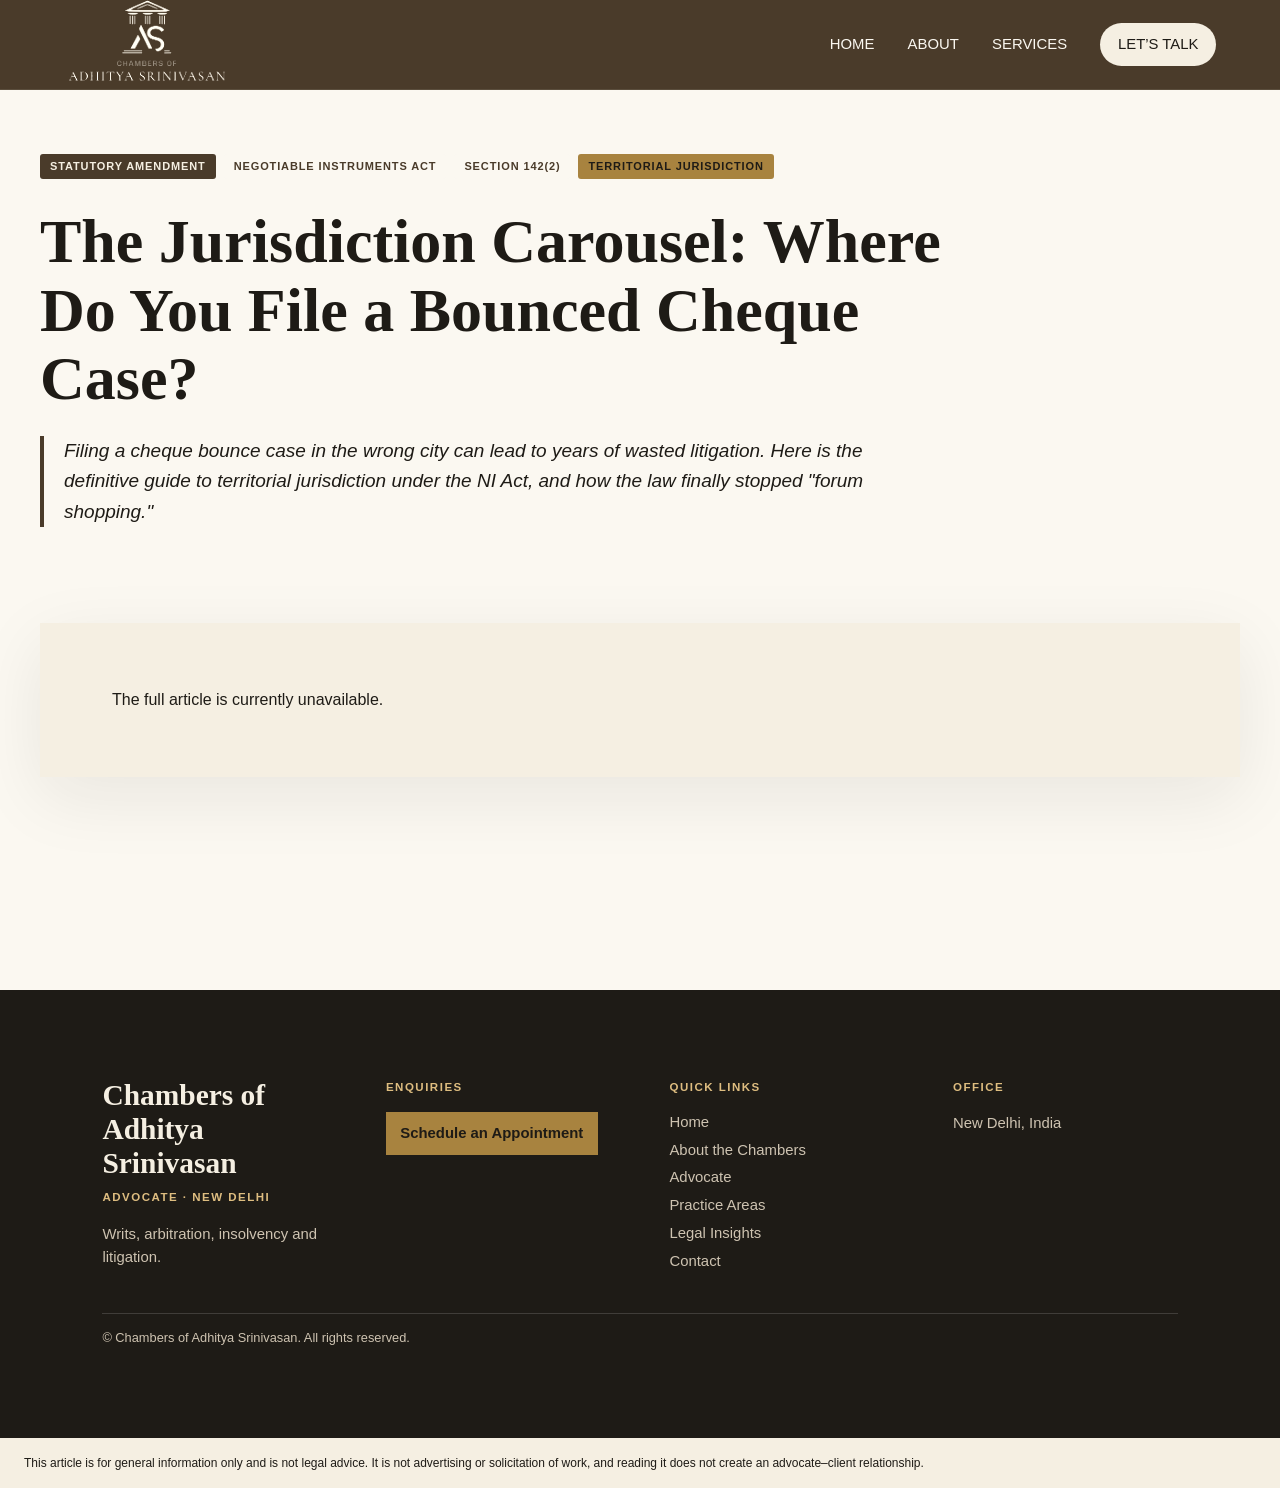
<file: blog/the-jurisdiction-carousel/index.html>
<!DOCTYPE html><html lang="en" class="jost_3e36cb27-module__GOVEQa__variable cormorant_garamond_97c65d7c-module__KWVokq__variable h-full"><head><meta charset="utf-8">
<meta http-equiv="Content-Security-Policy" content="default-src &#39;self&#39; data: blob:; script-src &#39;self&#39; &#39;unsafe-inline&#39; &#39;unsafe-eval&#39;; style-src &#39;self&#39; &#39;unsafe-inline&#39;; img-src &#39;self&#39; data: blob:; font-src &#39;self&#39; data:; media-src &#39;self&#39; data: blob:; connect-src &#39;self&#39;; frame-src &#39;self&#39;; worker-src &#39;self&#39; blob:; form-action &#39;self&#39;">


<meta name="viewport" content="width=device-width, initial-scale=1"><link rel="stylesheet" href="../../assets/site/_next/static/chunks/3c9st355b9h98.__q189041d8.css" data-precedence="next"><link rel="stylesheet" href="../../assets/site/_next/static/chunks/33ex3e_4hazko.__q189041d8.css" data-precedence="next"><link rel="preload" as="script" fetchpriority="low" href="../../assets/site/_next/static/chunks/0iq1i69206cyl.__q189041d8.js"><title>Chambers of Adhitya Srinivasan</title><meta name="description" content="Delhi advocate practising in writs, arbitration, insolvency and litigation."><link rel="icon" type="image/jpeg" href="../../assets/chambers-logo.jpg"><link rel="stylesheet" href="../../brand/brand.css">
<style data-sclf-ua-colours>:where(button,input,select,textarea){color:var(--sar-color-auto-000000, #1e1b16)}:where(input,select,textarea){background-color:var(--sar-color-auto-ffffff, #f5efe2)}</style><style data-sclf-logo-fit>img[data-sclf-logo]{object-fit:contain!important;max-height:100%!important}</style><script defer src="../../runtime/appointment.js"></script>
</head><body class="min-h-full flex flex-col bg-white"><div hidden=""></div><div class="min-h-screen bg-[#f8f3eb] text-[#1a1a1a]"><header class="sticky top-0 z-50 border-b border-white/10 bg-[#6b1f2a]" data-sar-section="blog-the-jurisdiction-carousel/s01-navigation" data-sar-type="navigation">
  <div class="chambers-header-inner">
    <a class="chambers-home-link" href="../../index.html#hero"><span class="chambers-logo"><img src="../../assets/chambers-logo.jpg" alt="Chambers of Adhitya Srinivasan" width="1188" height="750"></span></a>
    <nav class="chambers-desktop-nav" aria-label="Main navigation"><a href="../../index.html#hero">Home</a><a href="../../index.html#about-us">About</a><a href="../../index.html#services">Services</a><a class="chambers-nav-talk" href="../../index.html#appointment" data-open-appointment>LET’S TALK</a></nav>
    <details class="chambers-mobile-menu">
      <summary aria-label="Menu"><span></span><span></span><span></span></summary>
      <nav aria-label="Mobile navigation"><a href="../../index.html#hero">Home</a><a href="../../index.html#about-us">About</a><a href="../../index.html#services">Services</a><a class="chambers-nav-talk" href="../../index.html#appointment" data-open-appointment>LET’S TALK</a></nav>
    </details>
  </div>
</header>
<div class="w-full" data-sar-section="blog-the-jurisdiction-carousel/s02-faq" data-sar-type="faq"><main class="BlogArticle-module__iFhOjW__page"><header class="BlogArticle-module__iFhOjW__header"><div class="BlogArticle-module__iFhOjW__tagStrip"><span class="BlogArticle-module__iFhOjW__tag BlogArticle-module__iFhOjW__tagCourt">Statutory Amendment</span><span class="BlogArticle-module__iFhOjW__tag">Negotiable Instruments Act</span><span class="BlogArticle-module__iFhOjW__tag">Section 142(2)</span><span class="BlogArticle-module__iFhOjW__tag BlogArticle-module__iFhOjW__tagStatusYes">Territorial Jurisdiction</span></div><h1>The Jurisdiction Carousel: Where Do You File a Bounced Cheque Case?</h1><p class="BlogArticle-module__iFhOjW__articleDeck">Filing a cheque bounce case in the wrong city can lead to years of wasted litigation. Here is the definitive guide to territorial jurisdiction under the NI Act, and how the law finally stopped &quot;forum shopping.&quot;</p></header><div class="BlogArticle-module__iFhOjW__layout"><article class="BlogArticle-module__iFhOjW__articleBody"><p>The full article is currently unavailable.</p></article></div></main></div>
<footer class="chambers-footer">
  <div class="chambers-footer-inner">
    <div class="chambers-footer-grid">
      <div>
        <p class="chambers-footer-name">Chambers of Adhitya Srinivasan</p>
        <p class="chambers-footer-role">Advocate · New Delhi</p>
        <p>Writs, arbitration, insolvency and litigation.</p>
      </div>
      <div>
        <h2>Enquiries</h2>
        <a class="chambers-footer-button" href="../../index.html#appointment" data-open-appointment>Schedule an Appointment</a>
      </div>
      <nav aria-label="Footer">
        <h2>Quick Links</h2>
        <a href="../../index.html#hero">Home</a><a href="../../index.html#about-us">About the Chambers</a><a href="../../index.html#team">Advocate</a><a href="../../index.html#services">Practice Areas</a><a href="../../blog/index.html">Legal Insights</a><a href="../../index.html#contact">Contact</a>
      </nav>
      <div>
        <h2>Office</h2>
        <p>New Delhi, India</p>

      </div>
    </div>
    <p class="chambers-copyright">© Chambers of Adhitya Srinivasan. All rights reserved.</p>
  </div>
</footer>
</div><next-route-announcer style="position: absolute;"></next-route-announcer><aside data-sclf-disclaimer style="padding:16px 24px;font-size:12px;line-height:1.5;color:var(--sar-color-auto-000000, #1e1b16);background-color:var(--sar-color-auto-ffffff, #f5efe2)">This article is for general information only and is not legal advice. It is not advertising or solicitation of work, and reading it does not create an advocate–client relationship.</aside></body></html>
</file>
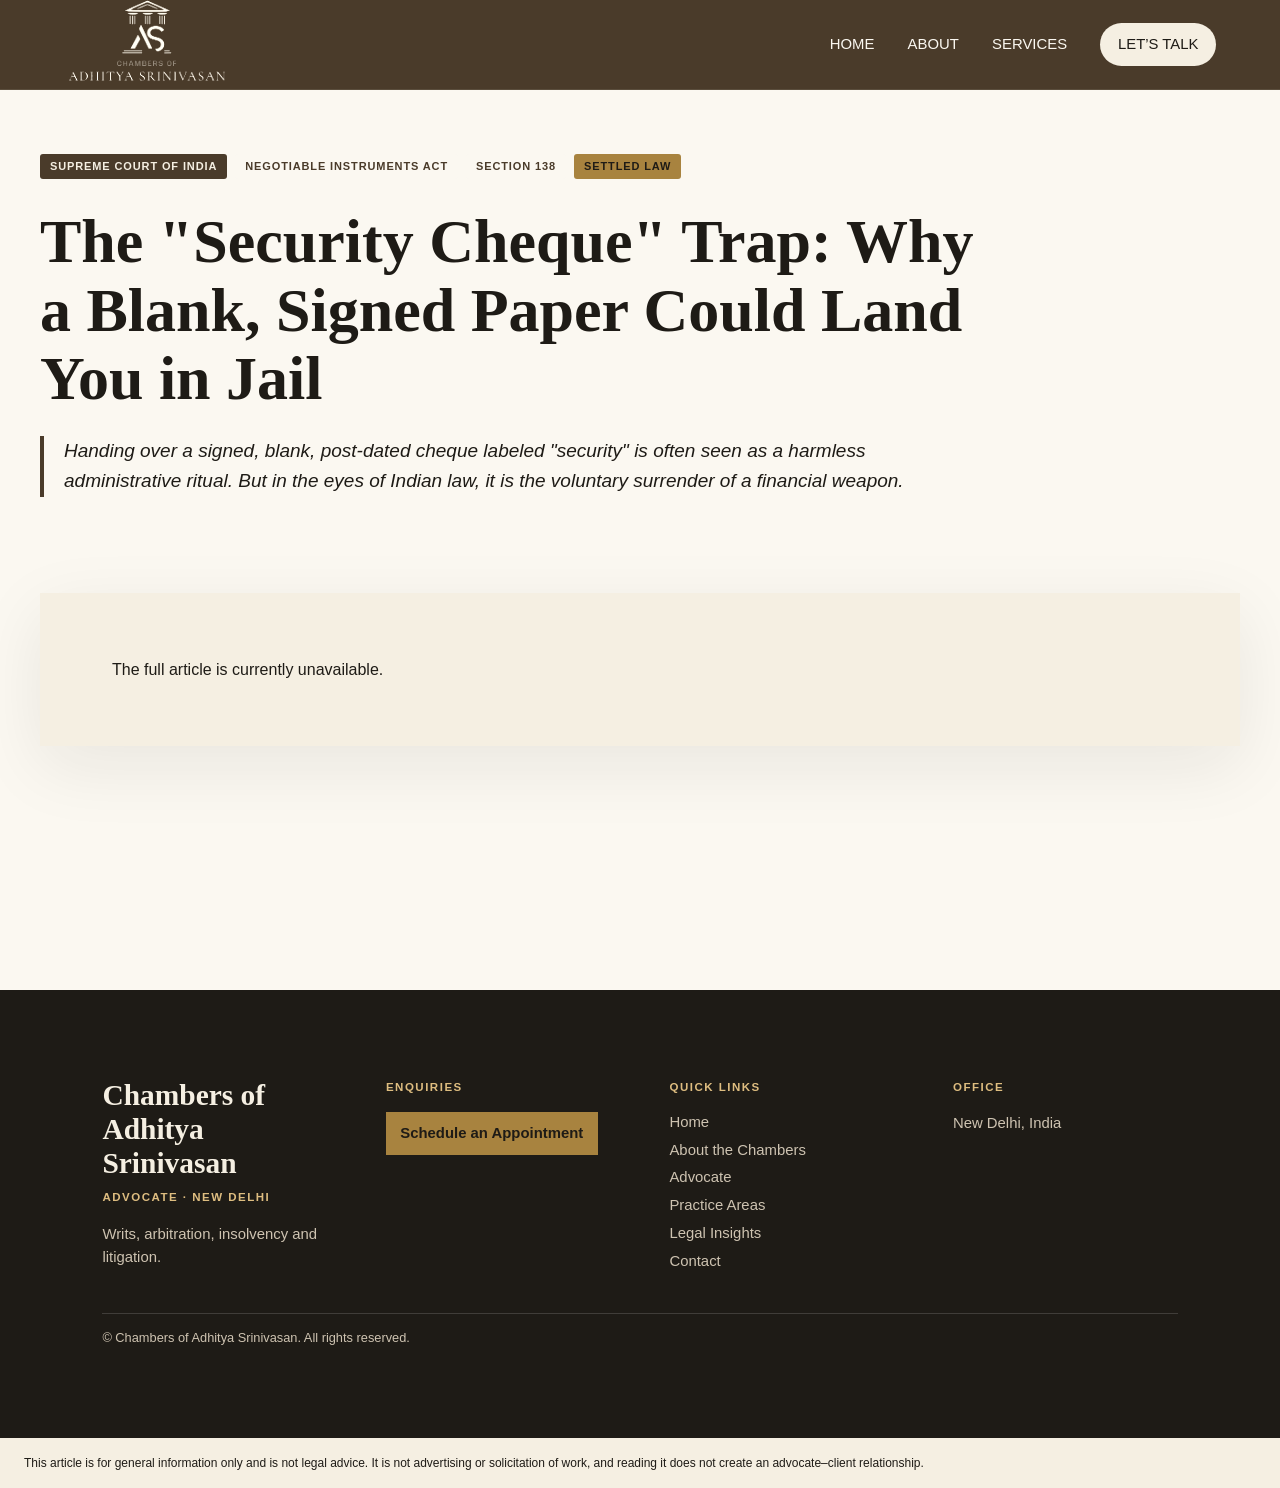
<file: blog/the-security-cheque-trap/index.html>
<!DOCTYPE html><html lang="en" class="jost_3e36cb27-module__GOVEQa__variable cormorant_garamond_97c65d7c-module__KWVokq__variable h-full"><head><meta charset="utf-8">
<meta http-equiv="Content-Security-Policy" content="default-src &#39;self&#39; data: blob:; script-src &#39;self&#39; &#39;unsafe-inline&#39; &#39;unsafe-eval&#39;; style-src &#39;self&#39; &#39;unsafe-inline&#39;; img-src &#39;self&#39; data: blob:; font-src &#39;self&#39; data:; media-src &#39;self&#39; data: blob:; connect-src &#39;self&#39;; frame-src &#39;self&#39;; worker-src &#39;self&#39; blob:; form-action &#39;self&#39;">


<meta name="viewport" content="width=device-width, initial-scale=1"><link rel="stylesheet" href="../../assets/site/_next/static/chunks/3c9st355b9h98.__q189041d8.css" data-precedence="next"><link rel="stylesheet" href="../../assets/site/_next/static/chunks/33ex3e_4hazko.__q189041d8.css" data-precedence="next"><link rel="preload" as="script" fetchpriority="low" href="../../assets/site/_next/static/chunks/0iq1i69206cyl.__q189041d8.js"><title>Chambers of Adhitya Srinivasan</title><meta name="description" content="Delhi advocate practising in writs, arbitration, insolvency and litigation."><link rel="icon" type="image/jpeg" href="../../assets/chambers-logo.jpg"><link rel="stylesheet" href="../../brand/brand.css">
<style data-sclf-ua-colours>:where(button,input,select,textarea){color:var(--sar-color-auto-000000, #1e1b16)}:where(input,select,textarea){background-color:var(--sar-color-auto-ffffff, #f5efe2)}</style><style data-sclf-logo-fit>img[data-sclf-logo]{object-fit:contain!important;max-height:100%!important}</style><script defer src="../../runtime/appointment.js"></script>
</head><body class="min-h-full flex flex-col bg-white"><div hidden=""></div><div class="min-h-screen bg-[#f8f3eb] text-[#1a1a1a]"><header class="sticky top-0 z-50 border-b border-white/10 bg-[#6b1f2a]" data-sar-section="blog-the-security-cheque-trap/s01-navigation" data-sar-type="navigation">
  <div class="chambers-header-inner">
    <a class="chambers-home-link" href="../../index.html#hero"><span class="chambers-logo"><img src="../../assets/chambers-logo.jpg" alt="Chambers of Adhitya Srinivasan" width="1188" height="750"></span></a>
    <nav class="chambers-desktop-nav" aria-label="Main navigation"><a href="../../index.html#hero">Home</a><a href="../../index.html#about-us">About</a><a href="../../index.html#services">Services</a><a class="chambers-nav-talk" href="../../index.html#appointment" data-open-appointment>LET’S TALK</a></nav>
    <details class="chambers-mobile-menu">
      <summary aria-label="Menu"><span></span><span></span><span></span></summary>
      <nav aria-label="Mobile navigation"><a href="../../index.html#hero">Home</a><a href="../../index.html#about-us">About</a><a href="../../index.html#services">Services</a><a class="chambers-nav-talk" href="../../index.html#appointment" data-open-appointment>LET’S TALK</a></nav>
    </details>
  </div>
</header>
<div class="w-full" data-sar-section="blog-the-security-cheque-trap/s02-faq" data-sar-type="faq"><main class="BlogArticle-module__iFhOjW__page"><header class="BlogArticle-module__iFhOjW__header"><div class="BlogArticle-module__iFhOjW__tagStrip"><span class="BlogArticle-module__iFhOjW__tag BlogArticle-module__iFhOjW__tagCourt">Supreme Court of India</span><span class="BlogArticle-module__iFhOjW__tag">Negotiable Instruments Act</span><span class="BlogArticle-module__iFhOjW__tag">Section 138</span><span class="BlogArticle-module__iFhOjW__tag BlogArticle-module__iFhOjW__tagStatusYes">Settled Law</span></div><h1>The &quot;Security Cheque&quot; Trap: Why a Blank, Signed Paper Could Land You in Jail</h1><p class="BlogArticle-module__iFhOjW__articleDeck">Handing over a signed, blank, post-dated cheque labeled &quot;security&quot; is often seen as a harmless administrative ritual. But in the eyes of Indian law, it is the voluntary surrender of a financial weapon.</p></header><div class="BlogArticle-module__iFhOjW__layout"><article class="BlogArticle-module__iFhOjW__articleBody"><p>The full article is currently unavailable.</p></article></div></main></div>
<footer class="chambers-footer">
  <div class="chambers-footer-inner">
    <div class="chambers-footer-grid">
      <div>
        <p class="chambers-footer-name">Chambers of Adhitya Srinivasan</p>
        <p class="chambers-footer-role">Advocate · New Delhi</p>
        <p>Writs, arbitration, insolvency and litigation.</p>
      </div>
      <div>
        <h2>Enquiries</h2>
        <a class="chambers-footer-button" href="../../index.html#appointment" data-open-appointment>Schedule an Appointment</a>
      </div>
      <nav aria-label="Footer">
        <h2>Quick Links</h2>
        <a href="../../index.html#hero">Home</a><a href="../../index.html#about-us">About the Chambers</a><a href="../../index.html#team">Advocate</a><a href="../../index.html#services">Practice Areas</a><a href="../../blog/index.html">Legal Insights</a><a href="../../index.html#contact">Contact</a>
      </nav>
      <div>
        <h2>Office</h2>
        <p>New Delhi, India</p>

      </div>
    </div>
    <p class="chambers-copyright">© Chambers of Adhitya Srinivasan. All rights reserved.</p>
  </div>
</footer>
</div><next-route-announcer style="position: absolute;"></next-route-announcer><aside data-sclf-disclaimer style="padding:16px 24px;font-size:12px;line-height:1.5;color:var(--sar-color-auto-000000, #1e1b16);background-color:var(--sar-color-auto-ffffff, #f5efe2)">This article is for general information only and is not legal advice. It is not advertising or solicitation of work, and reading it does not create an advocate–client relationship.</aside></body></html>
</file>
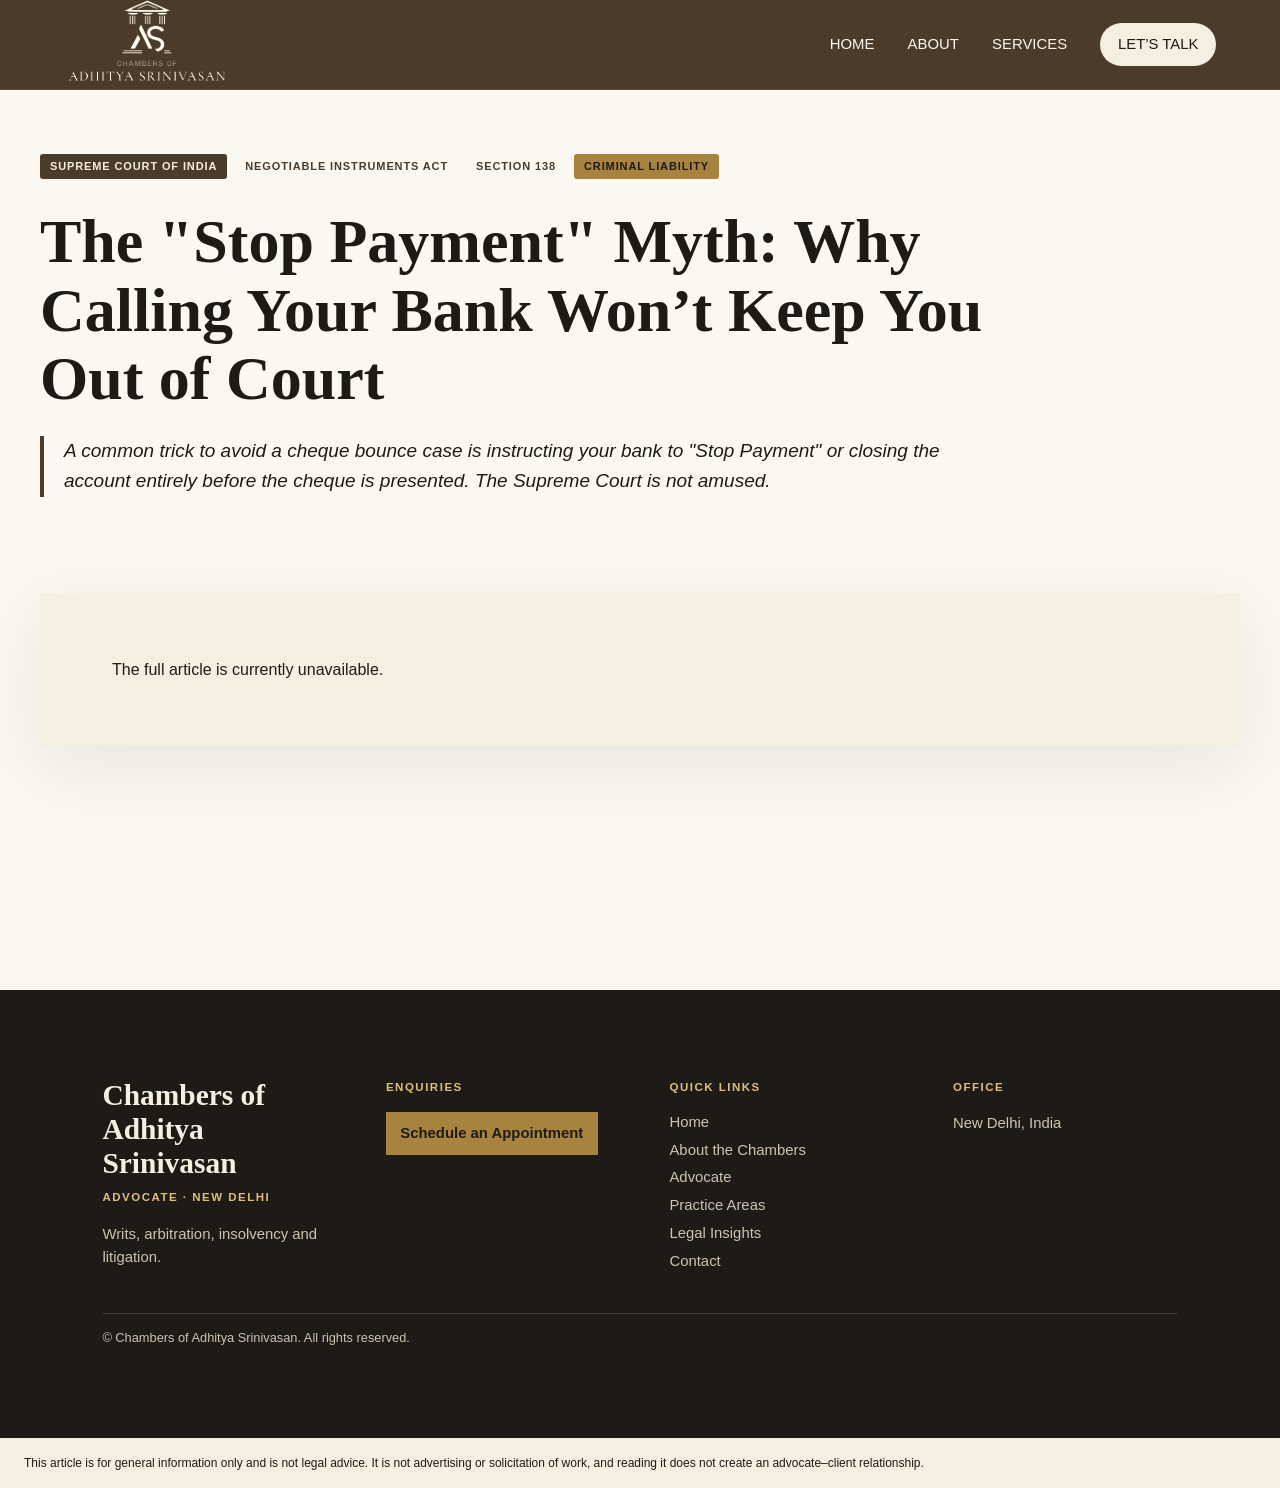
<file: blog/the-stop-payment-myth/index.html>
<!DOCTYPE html><html lang="en" class="jost_3e36cb27-module__GOVEQa__variable cormorant_garamond_97c65d7c-module__KWVokq__variable h-full"><head><meta charset="utf-8">
<meta http-equiv="Content-Security-Policy" content="default-src &#39;self&#39; data: blob:; script-src &#39;self&#39; &#39;unsafe-inline&#39; &#39;unsafe-eval&#39;; style-src &#39;self&#39; &#39;unsafe-inline&#39;; img-src &#39;self&#39; data: blob:; font-src &#39;self&#39; data:; media-src &#39;self&#39; data: blob:; connect-src &#39;self&#39;; frame-src &#39;self&#39;; worker-src &#39;self&#39; blob:; form-action &#39;self&#39;">


<meta name="viewport" content="width=device-width, initial-scale=1"><link rel="stylesheet" href="../../assets/site/_next/static/chunks/3c9st355b9h98.__q189041d8.css" data-precedence="next"><link rel="stylesheet" href="../../assets/site/_next/static/chunks/33ex3e_4hazko.__q189041d8.css" data-precedence="next"><link rel="preload" as="script" fetchpriority="low" href="../../assets/site/_next/static/chunks/0iq1i69206cyl.__q189041d8.js"><title>Chambers of Adhitya Srinivasan</title><meta name="description" content="Delhi advocate practising in writs, arbitration, insolvency and litigation."><link rel="icon" type="image/jpeg" href="../../assets/chambers-logo.jpg"><link rel="stylesheet" href="../../brand/brand.css">
<style data-sclf-ua-colours>:where(button,input,select,textarea){color:var(--sar-color-auto-000000, #1e1b16)}:where(input,select,textarea){background-color:var(--sar-color-auto-ffffff, #f5efe2)}</style><style data-sclf-logo-fit>img[data-sclf-logo]{object-fit:contain!important;max-height:100%!important}</style><script defer src="../../runtime/appointment.js"></script>
</head><body class="min-h-full flex flex-col bg-white"><div hidden=""></div><div class="min-h-screen bg-[#f8f3eb] text-[#1a1a1a]"><header class="sticky top-0 z-50 border-b border-white/10 bg-[#6b1f2a]" data-sar-section="blog-the-stop-payment-myth/s01-navigation" data-sar-type="navigation">
  <div class="chambers-header-inner">
    <a class="chambers-home-link" href="../../index.html#hero"><span class="chambers-logo"><img src="../../assets/chambers-logo.jpg" alt="Chambers of Adhitya Srinivasan" width="1188" height="750"></span></a>
    <nav class="chambers-desktop-nav" aria-label="Main navigation"><a href="../../index.html#hero">Home</a><a href="../../index.html#about-us">About</a><a href="../../index.html#services">Services</a><a class="chambers-nav-talk" href="../../index.html#appointment" data-open-appointment>LET’S TALK</a></nav>
    <details class="chambers-mobile-menu">
      <summary aria-label="Menu"><span></span><span></span><span></span></summary>
      <nav aria-label="Mobile navigation"><a href="../../index.html#hero">Home</a><a href="../../index.html#about-us">About</a><a href="../../index.html#services">Services</a><a class="chambers-nav-talk" href="../../index.html#appointment" data-open-appointment>LET’S TALK</a></nav>
    </details>
  </div>
</header>
<div class="w-full" data-sar-section="blog-the-stop-payment-myth/s02-faq" data-sar-type="faq"><main class="BlogArticle-module__iFhOjW__page"><header class="BlogArticle-module__iFhOjW__header"><div class="BlogArticle-module__iFhOjW__tagStrip"><span class="BlogArticle-module__iFhOjW__tag BlogArticle-module__iFhOjW__tagCourt">Supreme Court of India</span><span class="BlogArticle-module__iFhOjW__tag">Negotiable Instruments Act</span><span class="BlogArticle-module__iFhOjW__tag">Section 138</span><span class="BlogArticle-module__iFhOjW__tag BlogArticle-module__iFhOjW__tagStatusYes">Criminal Liability</span></div><h1>The &quot;Stop Payment&quot; Myth: Why Calling Your Bank Won’t Keep You Out of Court</h1><p class="BlogArticle-module__iFhOjW__articleDeck">A common trick to avoid a cheque bounce case is instructing your bank to &quot;Stop Payment&quot; or closing the account entirely before the cheque is presented. The Supreme Court is not amused.</p></header><div class="BlogArticle-module__iFhOjW__layout"><article class="BlogArticle-module__iFhOjW__articleBody"><p>The full article is currently unavailable.</p></article></div></main></div>
<footer class="chambers-footer">
  <div class="chambers-footer-inner">
    <div class="chambers-footer-grid">
      <div>
        <p class="chambers-footer-name">Chambers of Adhitya Srinivasan</p>
        <p class="chambers-footer-role">Advocate · New Delhi</p>
        <p>Writs, arbitration, insolvency and litigation.</p>
      </div>
      <div>
        <h2>Enquiries</h2>
        <a class="chambers-footer-button" href="../../index.html#appointment" data-open-appointment>Schedule an Appointment</a>
      </div>
      <nav aria-label="Footer">
        <h2>Quick Links</h2>
        <a href="../../index.html#hero">Home</a><a href="../../index.html#about-us">About the Chambers</a><a href="../../index.html#team">Advocate</a><a href="../../index.html#services">Practice Areas</a><a href="../../blog/index.html">Legal Insights</a><a href="../../index.html#contact">Contact</a>
      </nav>
      <div>
        <h2>Office</h2>
        <p>New Delhi, India</p>

      </div>
    </div>
    <p class="chambers-copyright">© Chambers of Adhitya Srinivasan. All rights reserved.</p>
  </div>
</footer>
</div><next-route-announcer style="position: absolute;"></next-route-announcer><aside data-sclf-disclaimer style="padding:16px 24px;font-size:12px;line-height:1.5;color:var(--sar-color-auto-000000, #1e1b16);background-color:var(--sar-color-auto-ffffff, #f5efe2)">This article is for general information only and is not legal advice. It is not advertising or solicitation of work, and reading it does not create an advocate–client relationship.</aside></body></html>
</file>
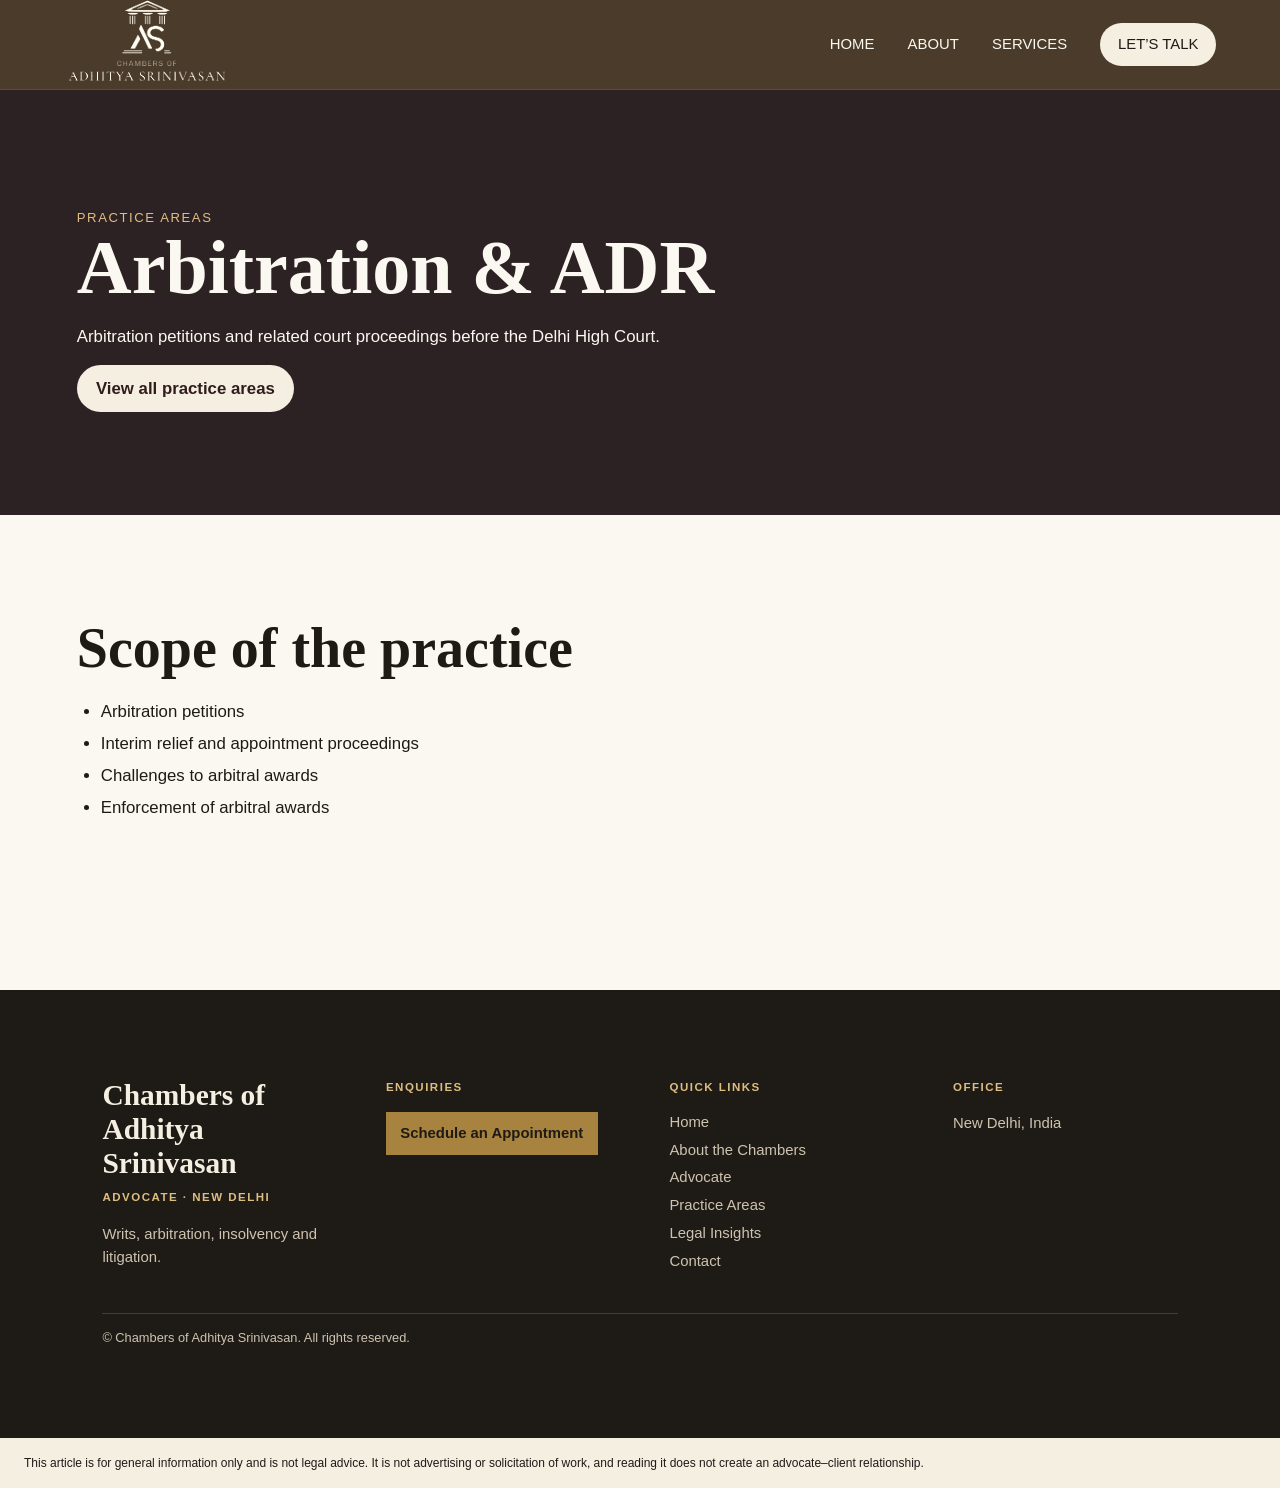
<file: services/audit-tax-financial-advisory/index.html>
<!DOCTYPE html><html lang="en" class="jost_3e36cb27-module__GOVEQa__variable cormorant_garamond_97c65d7c-module__KWVokq__variable h-full"><head><meta charset="utf-8">
<meta http-equiv="Content-Security-Policy" content="default-src &#39;self&#39; data: blob:; script-src &#39;self&#39; &#39;unsafe-inline&#39; &#39;unsafe-eval&#39;; style-src &#39;self&#39; &#39;unsafe-inline&#39;; img-src &#39;self&#39; data: blob:; font-src &#39;self&#39; data:; media-src &#39;self&#39; data: blob:; connect-src &#39;self&#39;; frame-src &#39;self&#39;; worker-src &#39;self&#39; blob:; form-action &#39;self&#39;">


<meta name="viewport" content="width=device-width, initial-scale=1"><link rel="stylesheet" href="../../assets/site/_next/static/chunks/3c9st355b9h98.__q189041d8.css" data-precedence="next"><link rel="preload" as="script" fetchpriority="low" href="../../assets/site/_next/static/chunks/0iq1i69206cyl.__q189041d8.js"><title>Arbitration &amp; ADR | Chambers of Adhitya Srinivasan</title><meta name="description" content="Arbitration petitions and related court proceedings before the Delhi High Court."><link rel="icon" type="image/jpeg" href="../../assets/chambers-logo.jpg"><link rel="stylesheet" href="../../brand/brand.css">
<style data-sclf-ua-colours>:where(button,input,select,textarea){color:var(--sar-color-auto-000000, #1e1b16)}:where(input,select,textarea){background-color:var(--sar-color-auto-ffffff, #f5efe2)}</style><style data-sclf-logo-fit>img[data-sclf-logo]{object-fit:contain!important;max-height:100%!important}</style><script defer src="../../runtime/appointment.js"></script>
</head><body class="min-h-full flex flex-col bg-white"><div hidden=""></div><div class="min-h-screen bg-[#f8f3eb] text-[#1a1a1a]"><header class="sticky top-0 z-50 border-b border-white/10 bg-[#6b1f2a]" data-sar-section="services-audit-tax-financial-advisory/s01-navigation" data-sar-type="navigation">
  <div class="chambers-header-inner">
    <a class="chambers-home-link" href="../../index.html#hero"><span class="chambers-logo"><img src="../../assets/chambers-logo.jpg" alt="Chambers of Adhitya Srinivasan" width="1188" height="750"></span></a>
    <nav class="chambers-desktop-nav" aria-label="Main navigation"><a href="../../index.html#hero">Home</a><a href="../../index.html#about-us">About</a><a href="../../index.html#services">Services</a><a class="chambers-nav-talk" href="../../index.html#appointment" data-open-appointment>LET’S TALK</a></nav>
    <details class="chambers-mobile-menu">
      <summary aria-label="Menu"><span></span><span></span><span></span></summary>
      <nav aria-label="Mobile navigation"><a href="../../index.html#hero">Home</a><a href="../../index.html#about-us">About</a><a href="../../index.html#services">Services</a><a class="chambers-nav-talk" href="../../index.html#appointment" data-open-appointment>LET’S TALK</a></nav>
    </details>
  </div>
</header>
<div class="w-full" data-sar-section="services-audit-tax-financial-advisory/s02-hero" data-sar-type="hero"><main class="flex min-h-screen flex-col bg-[#f8f3eb] text-[#1a1a1a]"><section class="chambers-service-intro"><div class="chambers-info">
    <p class="chambers-kicker">Practice areas</p><h1>Arbitration &amp; ADR</h1><p>Arbitration petitions and related court proceedings before the Delhi High Court.</p>
    <a class="chambers-contact-link" href="../../index.html#services">View all practice areas</a>
    </div></section>
    <section class="chambers-service-detail"><div class="chambers-info"><h2>Scope of the practice</h2>
    <ul class="chambers-service-list"><li>Arbitration petitions</li><li>Interim relief and appointment proceedings</li><li>Challenges to arbitral awards</li><li>Enforcement of arbitral awards</li></ul>
    </div></section></main><footer class="chambers-footer">
  <div class="chambers-footer-inner">
    <div class="chambers-footer-grid">
      <div>
        <p class="chambers-footer-name">Chambers of Adhitya Srinivasan</p>
        <p class="chambers-footer-role">Advocate · New Delhi</p>
        <p>Writs, arbitration, insolvency and litigation.</p>
      </div>
      <div>
        <h2>Enquiries</h2>
        <a class="chambers-footer-button" href="../../index.html#appointment" data-open-appointment>Schedule an Appointment</a>
      </div>
      <nav aria-label="Footer">
        <h2>Quick Links</h2>
        <a href="../../index.html#hero">Home</a><a href="../../index.html#about-us">About the Chambers</a><a href="../../index.html#team">Advocate</a><a href="../../index.html#services">Practice Areas</a><a href="../../blog/index.html">Legal Insights</a><a href="../../index.html#contact">Contact</a>
      </nav>
      <div>
        <h2>Office</h2>
        <p>New Delhi, India</p>

      </div>
    </div>
    <p class="chambers-copyright">© Chambers of Adhitya Srinivasan. All rights reserved.</p>
  </div>
</footer>
</div></div><next-route-announcer style="position: absolute;"></next-route-announcer><aside data-sclf-disclaimer style="padding:16px 24px;font-size:12px;line-height:1.5;color:var(--sar-color-auto-000000, #1e1b16);background-color:var(--sar-color-auto-ffffff, #f5efe2)">This article is for general information only and is not legal advice. It is not advertising or solicitation of work, and reading it does not create an advocate–client relationship.</aside></body></html>
</file>
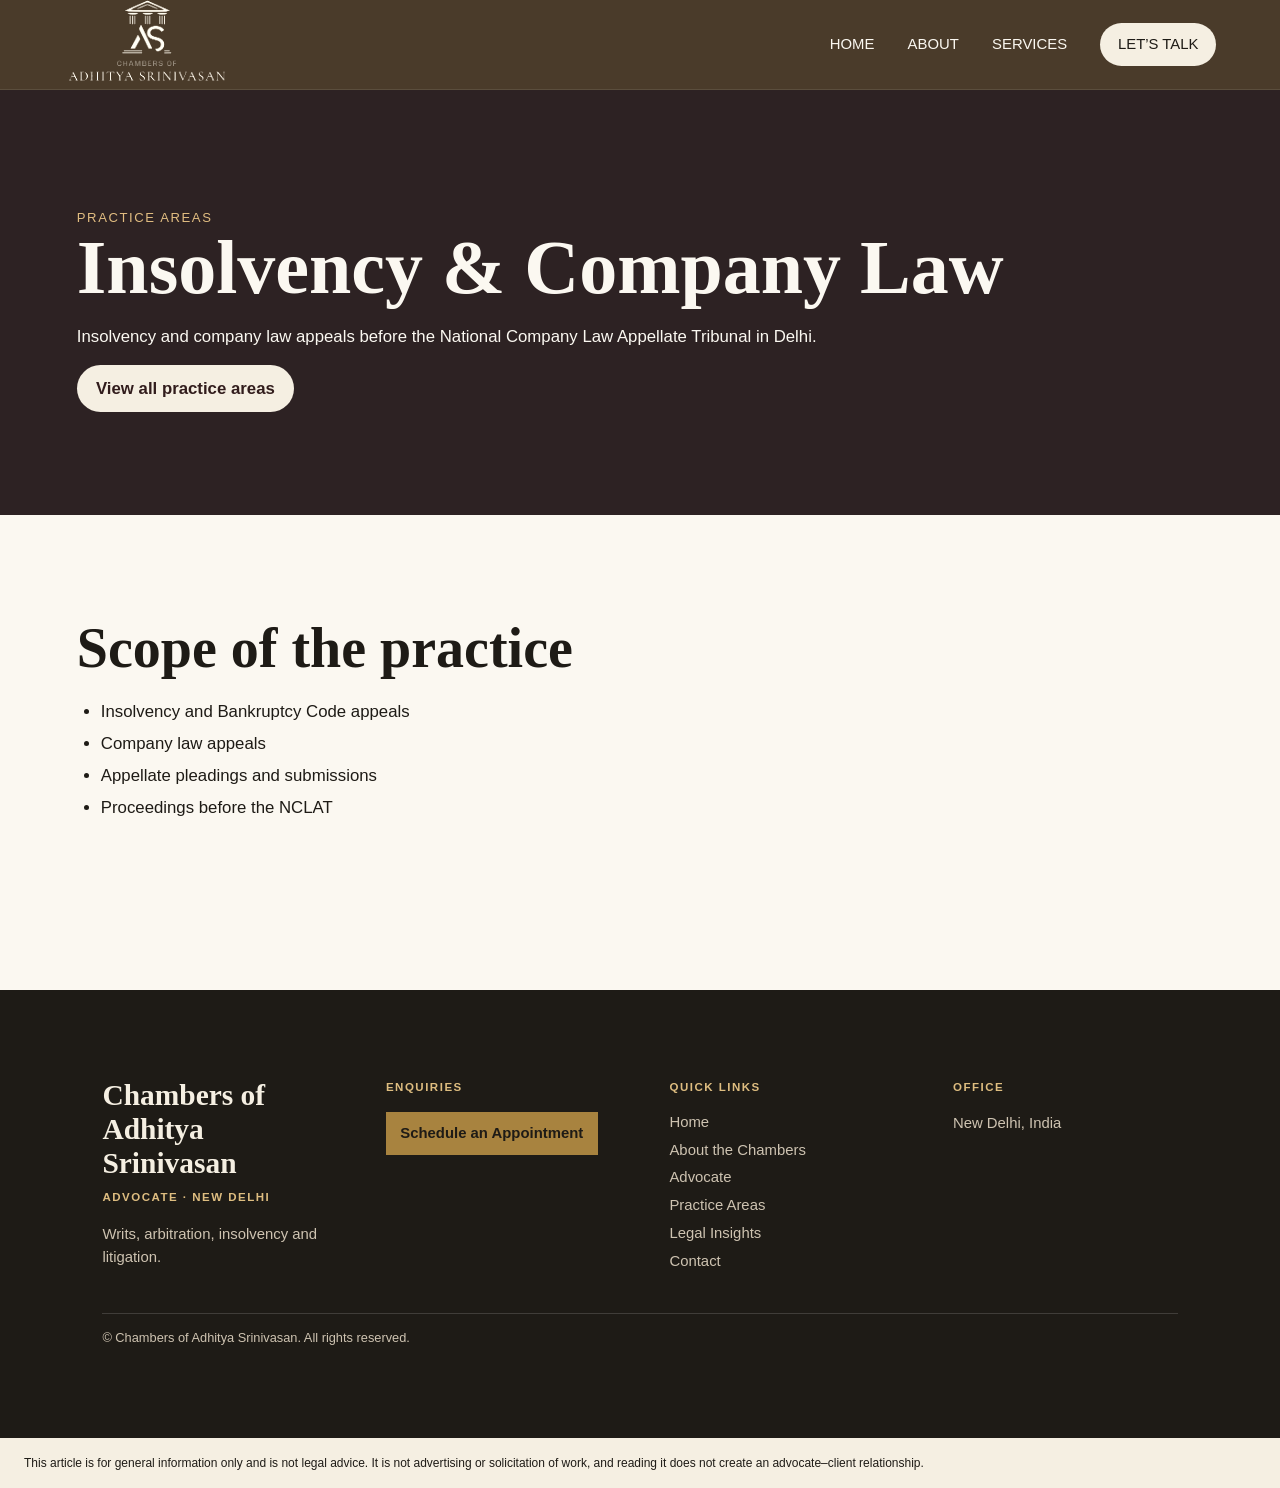
<file: services/corporate-commercial-law/index.html>
<!DOCTYPE html><html lang="en" class="jost_3e36cb27-module__GOVEQa__variable cormorant_garamond_97c65d7c-module__KWVokq__variable h-full"><head><meta charset="utf-8">
<meta http-equiv="Content-Security-Policy" content="default-src &#39;self&#39; data: blob:; script-src &#39;self&#39; &#39;unsafe-inline&#39; &#39;unsafe-eval&#39;; style-src &#39;self&#39; &#39;unsafe-inline&#39;; img-src &#39;self&#39; data: blob:; font-src &#39;self&#39; data:; media-src &#39;self&#39; data: blob:; connect-src &#39;self&#39;; frame-src &#39;self&#39;; worker-src &#39;self&#39; blob:; form-action &#39;self&#39;">


<meta name="viewport" content="width=device-width, initial-scale=1"><link rel="stylesheet" href="../../assets/site/_next/static/chunks/3c9st355b9h98.__q189041d8.css" data-precedence="next"><link rel="preload" as="script" fetchpriority="low" href="../../assets/site/_next/static/chunks/0iq1i69206cyl.__q189041d8.js"><title>Insolvency &amp; Company Law | Chambers of Adhitya Srinivasan</title><meta name="description" content="Insolvency and company law appeals before the National Company Law Appellate Tribunal in Delhi."><link rel="icon" type="image/jpeg" href="../../assets/chambers-logo.jpg"><link rel="stylesheet" href="../../brand/brand.css">
<style data-sclf-ua-colours>:where(button,input,select,textarea){color:var(--sar-color-auto-000000, #1e1b16)}:where(input,select,textarea){background-color:var(--sar-color-auto-ffffff, #f5efe2)}</style><style data-sclf-logo-fit>img[data-sclf-logo]{object-fit:contain!important;max-height:100%!important}</style><script defer src="../../runtime/appointment.js"></script>
</head><body class="min-h-full flex flex-col bg-white"><div hidden=""></div><div class="min-h-screen bg-[#f8f3eb] text-[#1a1a1a]"><header class="sticky top-0 z-50 border-b border-white/10 bg-[#6b1f2a]" data-sar-section="services-corporate-commercial-law/s01-navigation" data-sar-type="navigation">
  <div class="chambers-header-inner">
    <a class="chambers-home-link" href="../../index.html#hero"><span class="chambers-logo"><img src="../../assets/chambers-logo.jpg" alt="Chambers of Adhitya Srinivasan" width="1188" height="750"></span></a>
    <nav class="chambers-desktop-nav" aria-label="Main navigation"><a href="../../index.html#hero">Home</a><a href="../../index.html#about-us">About</a><a href="../../index.html#services">Services</a><a class="chambers-nav-talk" href="../../index.html#appointment" data-open-appointment>LET’S TALK</a></nav>
    <details class="chambers-mobile-menu">
      <summary aria-label="Menu"><span></span><span></span><span></span></summary>
      <nav aria-label="Mobile navigation"><a href="../../index.html#hero">Home</a><a href="../../index.html#about-us">About</a><a href="../../index.html#services">Services</a><a class="chambers-nav-talk" href="../../index.html#appointment" data-open-appointment>LET’S TALK</a></nav>
    </details>
  </div>
</header>
<div class="w-full" data-sar-section="services-corporate-commercial-law/s02-hero" data-sar-type="hero"><main class="flex min-h-screen flex-col bg-[#f8f3eb] text-[#1a1a1a]"><section class="chambers-service-intro"><div class="chambers-info">
    <p class="chambers-kicker">Practice areas</p><h1>Insolvency &amp; Company Law</h1><p>Insolvency and company law appeals before the National Company Law Appellate Tribunal in Delhi.</p>
    <a class="chambers-contact-link" href="../../index.html#services">View all practice areas</a>
    </div></section>
    <section class="chambers-service-detail"><div class="chambers-info"><h2>Scope of the practice</h2>
    <ul class="chambers-service-list"><li>Insolvency and Bankruptcy Code appeals</li><li>Company law appeals</li><li>Appellate pleadings and submissions</li><li>Proceedings before the NCLAT</li></ul>
    </div></section></main><footer class="chambers-footer">
  <div class="chambers-footer-inner">
    <div class="chambers-footer-grid">
      <div>
        <p class="chambers-footer-name">Chambers of Adhitya Srinivasan</p>
        <p class="chambers-footer-role">Advocate · New Delhi</p>
        <p>Writs, arbitration, insolvency and litigation.</p>
      </div>
      <div>
        <h2>Enquiries</h2>
        <a class="chambers-footer-button" href="../../index.html#appointment" data-open-appointment>Schedule an Appointment</a>
      </div>
      <nav aria-label="Footer">
        <h2>Quick Links</h2>
        <a href="../../index.html#hero">Home</a><a href="../../index.html#about-us">About the Chambers</a><a href="../../index.html#team">Advocate</a><a href="../../index.html#services">Practice Areas</a><a href="../../blog/index.html">Legal Insights</a><a href="../../index.html#contact">Contact</a>
      </nav>
      <div>
        <h2>Office</h2>
        <p>New Delhi, India</p>

      </div>
    </div>
    <p class="chambers-copyright">© Chambers of Adhitya Srinivasan. All rights reserved.</p>
  </div>
</footer>
</div></div><next-route-announcer style="position: absolute;"></next-route-announcer><aside data-sclf-disclaimer style="padding:16px 24px;font-size:12px;line-height:1.5;color:var(--sar-color-auto-000000, #1e1b16);background-color:var(--sar-color-auto-ffffff, #f5efe2)">This article is for general information only and is not legal advice. It is not advertising or solicitation of work, and reading it does not create an advocate–client relationship.</aside></body></html>
</file>
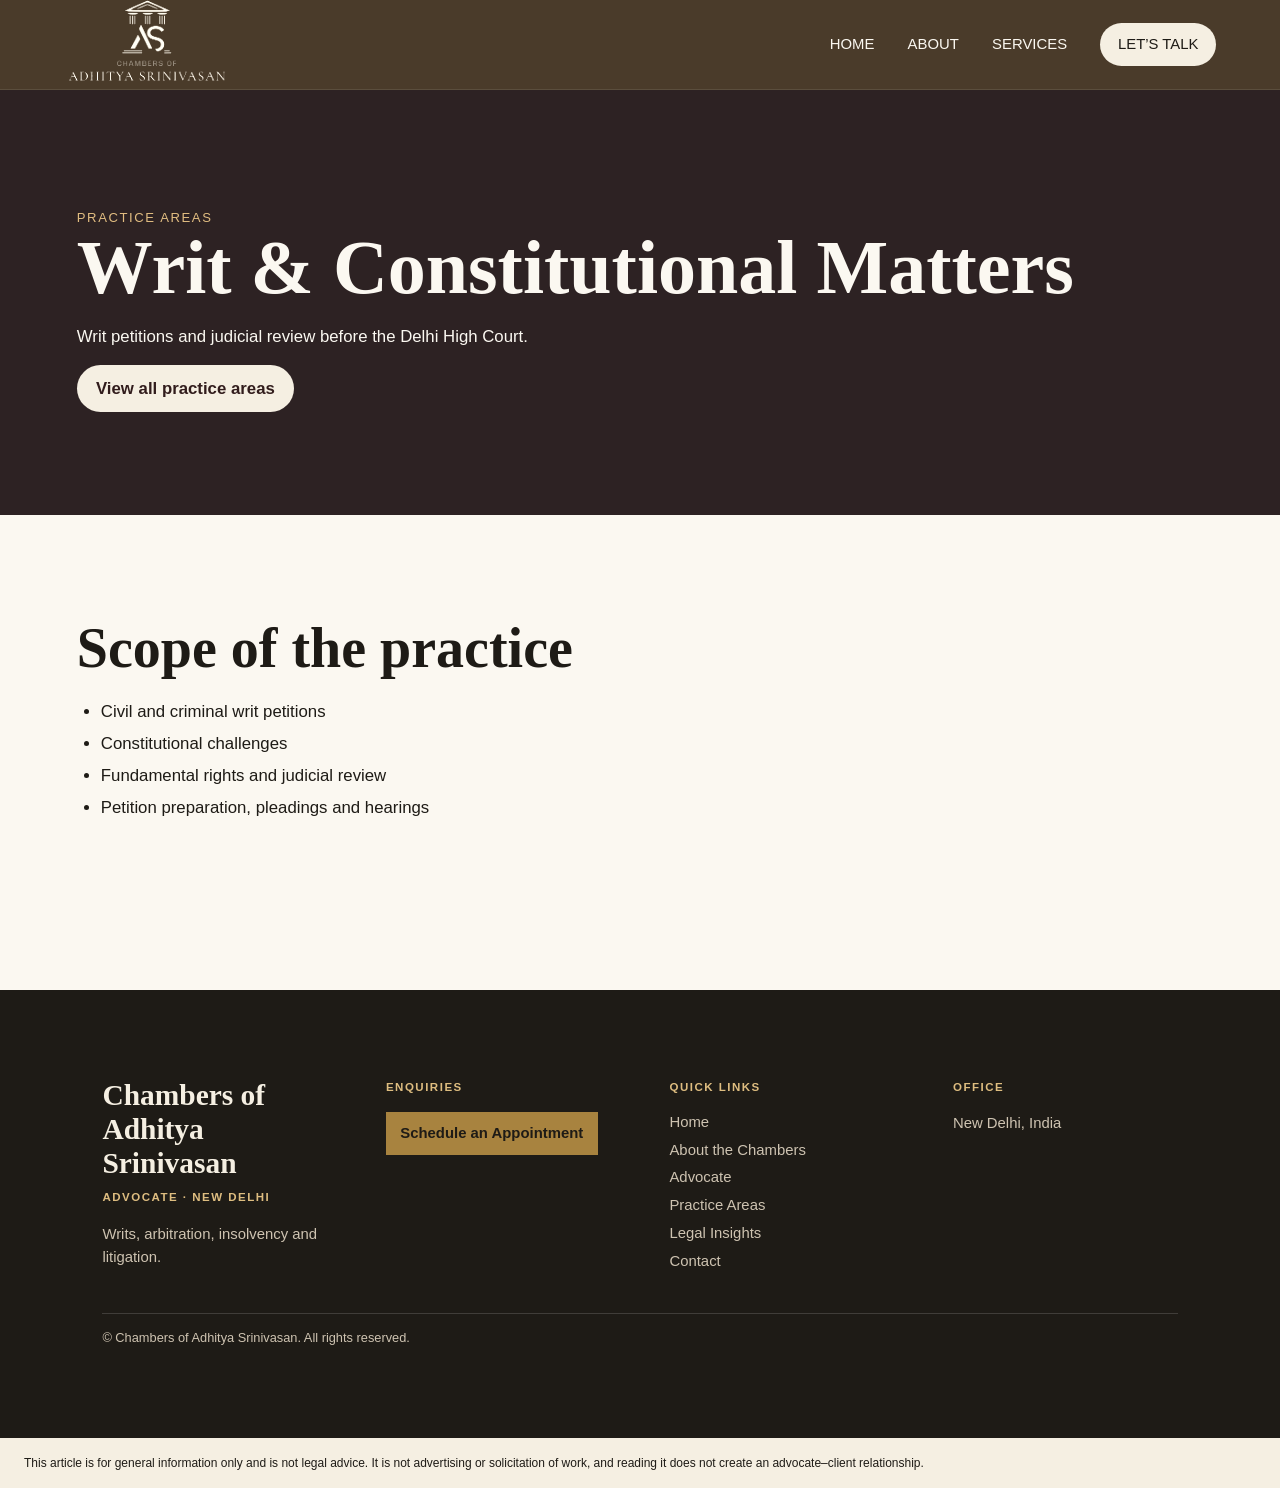
<file: services/litigation-dispute-resolution/index.html>
<!DOCTYPE html><html lang="en" class="jost_3e36cb27-module__GOVEQa__variable cormorant_garamond_97c65d7c-module__KWVokq__variable h-full"><head><meta charset="utf-8">
<meta http-equiv="Content-Security-Policy" content="default-src &#39;self&#39; data: blob:; script-src &#39;self&#39; &#39;unsafe-inline&#39; &#39;unsafe-eval&#39;; style-src &#39;self&#39; &#39;unsafe-inline&#39;; img-src &#39;self&#39; data: blob:; font-src &#39;self&#39; data:; media-src &#39;self&#39; data: blob:; connect-src &#39;self&#39;; frame-src &#39;self&#39;; worker-src &#39;self&#39; blob:; form-action &#39;self&#39;">


<meta name="viewport" content="width=device-width, initial-scale=1"><link rel="stylesheet" href="../../assets/site/_next/static/chunks/3c9st355b9h98.__q189041d8.css" data-precedence="next"><link rel="preload" as="script" fetchpriority="low" href="../../assets/site/_next/static/chunks/0iq1i69206cyl.__q189041d8.js"><title>Writ &amp; Constitutional Matters | Chambers of Adhitya Srinivasan</title><meta name="description" content="Writ petitions and judicial review before the Delhi High Court."><link rel="icon" type="image/jpeg" href="../../assets/chambers-logo.jpg"><link rel="stylesheet" href="../../brand/brand.css">
<style data-sclf-ua-colours>:where(button,input,select,textarea){color:var(--sar-color-auto-000000, #1e1b16)}:where(input,select,textarea){background-color:var(--sar-color-auto-ffffff, #f5efe2)}</style><style data-sclf-logo-fit>img[data-sclf-logo]{object-fit:contain!important;max-height:100%!important}</style><script defer src="../../runtime/appointment.js"></script>
</head><body class="min-h-full flex flex-col bg-white"><div hidden=""></div><div class="min-h-screen bg-[#f8f3eb] text-[#1a1a1a]"><header class="sticky top-0 z-50 border-b border-white/10 bg-[#6b1f2a]" data-sar-section="services-litigation-dispute-resolution/s01-navigation" data-sar-type="navigation">
  <div class="chambers-header-inner">
    <a class="chambers-home-link" href="../../index.html#hero"><span class="chambers-logo"><img src="../../assets/chambers-logo.jpg" alt="Chambers of Adhitya Srinivasan" width="1188" height="750"></span></a>
    <nav class="chambers-desktop-nav" aria-label="Main navigation"><a href="../../index.html#hero">Home</a><a href="../../index.html#about-us">About</a><a href="../../index.html#services">Services</a><a class="chambers-nav-talk" href="../../index.html#appointment" data-open-appointment>LET’S TALK</a></nav>
    <details class="chambers-mobile-menu">
      <summary aria-label="Menu"><span></span><span></span><span></span></summary>
      <nav aria-label="Mobile navigation"><a href="../../index.html#hero">Home</a><a href="../../index.html#about-us">About</a><a href="../../index.html#services">Services</a><a class="chambers-nav-talk" href="../../index.html#appointment" data-open-appointment>LET’S TALK</a></nav>
    </details>
  </div>
</header>
<div class="w-full" data-sar-section="services-litigation-dispute-resolution/s02-hero" data-sar-type="hero"><main class="flex min-h-screen flex-col bg-[#f8f3eb] text-[#1a1a1a]"><section class="chambers-service-intro"><div class="chambers-info">
    <p class="chambers-kicker">Practice areas</p><h1>Writ &amp; Constitutional Matters</h1><p>Writ petitions and judicial review before the Delhi High Court.</p>
    <a class="chambers-contact-link" href="../../index.html#services">View all practice areas</a>
    </div></section>
    <section class="chambers-service-detail"><div class="chambers-info"><h2>Scope of the practice</h2>
    <ul class="chambers-service-list"><li>Civil and criminal writ petitions</li><li>Constitutional challenges</li><li>Fundamental rights and judicial review</li><li>Petition preparation, pleadings and hearings</li></ul>
    </div></section></main><footer class="chambers-footer">
  <div class="chambers-footer-inner">
    <div class="chambers-footer-grid">
      <div>
        <p class="chambers-footer-name">Chambers of Adhitya Srinivasan</p>
        <p class="chambers-footer-role">Advocate · New Delhi</p>
        <p>Writs, arbitration, insolvency and litigation.</p>
      </div>
      <div>
        <h2>Enquiries</h2>
        <a class="chambers-footer-button" href="../../index.html#appointment" data-open-appointment>Schedule an Appointment</a>
      </div>
      <nav aria-label="Footer">
        <h2>Quick Links</h2>
        <a href="../../index.html#hero">Home</a><a href="../../index.html#about-us">About the Chambers</a><a href="../../index.html#team">Advocate</a><a href="../../index.html#services">Practice Areas</a><a href="../../blog/index.html">Legal Insights</a><a href="../../index.html#contact">Contact</a>
      </nav>
      <div>
        <h2>Office</h2>
        <p>New Delhi, India</p>

      </div>
    </div>
    <p class="chambers-copyright">© Chambers of Adhitya Srinivasan. All rights reserved.</p>
  </div>
</footer>
</div></div><next-route-announcer style="position: absolute;"></next-route-announcer><aside data-sclf-disclaimer style="padding:16px 24px;font-size:12px;line-height:1.5;color:var(--sar-color-auto-000000, #1e1b16);background-color:var(--sar-color-auto-ffffff, #f5efe2)">This article is for general information only and is not legal advice. It is not advertising or solicitation of work, and reading it does not create an advocate–client relationship.</aside></body></html>
</file>
<file: assets/site/_next/static/chunks/3c9st355b9h98.__q189041d8.css>
.jost_3e36cb27-module__GOVEQa__className{font-family:var(--sar-font-font-1);font-style:normal}.jost_3e36cb27-module__GOVEQa__variable{--font-jost:var(--sar-font-body, sans-serif)}.cormorant_garamond_97c65d7c-module__KWVokq__className{font-family:var(--sar-font-font-2)}.cormorant_garamond_97c65d7c-module__KWVokq__variable{--font-cormorant:var(--sar-font-heading, serif)}
@layer properties{@supports (((-webkit-hyphens:none)) and (not (margin-trim:inline))) or ((-moz-orient:inline) and (not (color:rgb(from red r g b)))){*,:before,:after,::backdrop{--tw-translate-x:0;--tw-translate-y:0;--tw-translate-z:0;--tw-space-y-reverse:0;--tw-border-style:solid;--tw-leading:initial;--tw-font-weight:initial;--tw-tracking:initial;--tw-shadow:0 0 color-mix(in srgb, var(--sar-color-auto-000000, #1e1b16) 0%, transparent);--tw-shadow-color:initial;--tw-shadow-alpha:100%;--tw-inset-shadow:0 0 color-mix(in srgb, var(--sar-color-auto-000000, #1e1b16) 0%, transparent);--tw-inset-shadow-color:initial;--tw-inset-shadow-alpha:100%;--tw-ring-color:initial;--tw-ring-shadow:0 0 color-mix(in srgb, var(--sar-color-auto-000000, #1e1b16) 0%, transparent);--tw-inset-ring-color:initial;--tw-inset-ring-shadow:0 0 color-mix(in srgb, var(--sar-color-auto-000000, #1e1b16) 0%, transparent);--tw-ring-inset:initial;--tw-ring-offset-width:0px;--tw-ring-offset-color:var(--sar-color-auto-ffffff, #f5efe2);--tw-ring-offset-shadow:0 0 color-mix(in srgb, var(--sar-color-auto-000000, #1e1b16) 0%, transparent);--tw-backdrop-blur:initial;--tw-backdrop-brightness:initial;--tw-backdrop-contrast:initial;--tw-backdrop-grayscale:initial;--tw-backdrop-hue-rotate:initial;--tw-backdrop-invert:initial;--tw-backdrop-opacity:initial;--tw-backdrop-saturate:initial;--tw-backdrop-sepia:initial;--tw-duration:initial;--tw-scale-x:1;--tw-scale-y:1;--tw-scale-z:1;--tw-content:""}}}@layer theme{:root,:host{--font-sans:ui-sans-serif, system-ui, sans-serif, "Apple Color Emoji", "Segoe UI Emoji", "Segoe UI Symbol", "Noto Color Emoji";--font-mono:var(--sar-font-body, sans-serif);--color-red-400:var(--sar-color-auto-ff6568, #f5efe2);--color-gray-200:var(--sar-color-auto-e5e7eb, #fbf8f1);--color-black:var(--sar-color-auto-000000, #1e1b16);--color-white:var(--sar-color-auto-ffffff, #f5efe2);--spacing:.25rem;--text-xs:.75rem;--text-xs--line-height:calc(1 / .75);--text-sm:.875rem;--text-sm--line-height:calc(1.25 / .875);--text-base:1rem;--text-base--line-height:calc(1.5 / 1);--text-lg:1.125rem;--text-lg--line-height:calc(1.75 / 1.125);--text-xl:1.25rem;--text-xl--line-height:calc(1.75 / 1.25);--text-2xl:1.5rem;--text-2xl--line-height:calc(2 / 1.5);--font-weight-light:300;--font-weight-normal:400;--font-weight-medium:500;--font-weight-semibold:600;--font-weight-bold:700;--leading-tight:1.25;--leading-relaxed:1.625;--radius-2xl:1rem;--blur-sm:8px;--default-transition-duration:.15s;--default-transition-timing-function:cubic-bezier(.4, 0, .2, 1);--default-font-family:var(--sar-font-body, sans-serif);--default-mono-font-family:var(--sar-font-body, sans-serif);--font-jost:var(--sar-font-body, sans-serif);--font-cormorant:var(--sar-font-heading, serif)}@supports (color:lab(0% 0 0)){:root,:host{--color-red-400:lab(63.7053% 60.745 31.3109);--color-gray-200:lab(91.6229% -.159115 -2.26791)}}}@layer base{*,:after,:before,::backdrop{box-sizing:border-box;border:0 solid;margin:0;padding:0}::file-selector-button{box-sizing:border-box;border:0 solid;margin:0;padding:0}html,:host{-webkit-text-size-adjust:100%;tab-size:4;line-height:1.5;font-family:var(--default-font-family,ui-sans-serif, system-ui, sans-serif, "Apple Color Emoji", "Segoe UI Emoji", "Segoe UI Symbol", "Noto Color Emoji");font-feature-settings:var(--default-font-feature-settings,normal);font-variation-settings:var(--default-font-variation-settings,normal);-webkit-tap-highlight-color:transparent}hr{height:0;color:inherit;border-top-width:1px}abbr:where([title]){-webkit-text-decoration:underline dotted;text-decoration:underline dotted}h1,h2,h3,h4,h5,h6{font-size:inherit;font-weight:inherit}a{color:inherit;-webkit-text-decoration:inherit;-webkit-text-decoration:inherit;-webkit-text-decoration:inherit;-webkit-text-decoration:inherit;text-decoration:inherit}b,strong{font-weight:bolder}code,kbd,samp,pre{font-family:var(--sar-font-font-4);font-feature-settings:var(--default-mono-font-feature-settings,normal);font-variation-settings:var(--default-mono-font-variation-settings,normal);font-size:1em}small{font-size:80%}sub,sup{vertical-align:baseline;font-size:75%;line-height:0;position:relative}sub{bottom:-.25em}sup{top:-.5em}table{text-indent:0;border-color:inherit;border-collapse:collapse}:-moz-focusring{outline:auto}progress{vertical-align:baseline}summary{display:list-item}ol,ul,menu{list-style:none}img,svg,video,canvas,audio,iframe,embed,object{vertical-align:middle;display:block}img,video{max-width:100%;height:auto}button,input,select,optgroup,textarea{font:inherit;font-feature-settings:inherit;font-variation-settings:inherit;letter-spacing:inherit;color:inherit;opacity:1;background-color:var(--sar-color-color-7);border-radius:0}::file-selector-button{font:inherit;font-feature-settings:inherit;font-variation-settings:inherit;letter-spacing:inherit;color:inherit;opacity:1;background-color:var(--sar-color-color-7);border-radius:0}:where(select:is([multiple],[size])) optgroup{font-weight:bolder}:where(select:is([multiple],[size])) optgroup option{padding-inline-start:20px}::file-selector-button{margin-inline-end:4px}::placeholder{opacity:1}@supports (not ((-webkit-appearance:-apple-pay-button))) or (contain-intrinsic-size:1px){::placeholder{color:currentColor}@supports (color:color-mix(in lab, red, red)){::placeholder{color:color-mix(in oklab, currentcolor 50%, transparent)}}}textarea{resize:vertical}::-webkit-search-decoration{-webkit-appearance:none}::-webkit-date-and-time-value{min-height:1lh;text-align:inherit}::-webkit-datetime-edit{display:inline-flex}::-webkit-datetime-edit-fields-wrapper{padding:0}::-webkit-datetime-edit{padding-block:0}::-webkit-datetime-edit-year-field{padding-block:0}::-webkit-datetime-edit-month-field{padding-block:0}::-webkit-datetime-edit-day-field{padding-block:0}::-webkit-datetime-edit-hour-field{padding-block:0}::-webkit-datetime-edit-minute-field{padding-block:0}::-webkit-datetime-edit-second-field{padding-block:0}::-webkit-datetime-edit-millisecond-field{padding-block:0}::-webkit-datetime-edit-meridiem-field{padding-block:0}::-webkit-calendar-picker-indicator{line-height:1}:-moz-ui-invalid{box-shadow:none}button,input:where([type=button],[type=reset],[type=submit]){appearance:button}::file-selector-button{appearance:button}::-webkit-inner-spin-button{height:auto}::-webkit-outer-spin-button{height:auto}[hidden]:where(:not([hidden=until-found])){display:none!important}}@layer components;@layer utilities{.pointer-events-auto{pointer-events:auto}.pointer-events-none{pointer-events:none}.visible{visibility:visible}.absolute{position:absolute}.fixed{position:fixed}.relative{position:relative}.sticky{position:sticky}.inset-0{inset:0}.inset-x-0{inset-inline:0}.top-0{top:0}.top-1\/2{top:50%}.top-6{top:calc(var(--spacing) * 6)}.top-\[13px\]{top:13px}.top-\[180px\]{top:180px}.top-full{top:100%}.right-0{right:0}.right-6{right:calc(var(--spacing) * 6)}.right-\[5\%\]{right:5%}.-bottom-4{bottom:calc(var(--spacing) * -4)}.-bottom-\[2\%\]{bottom:-2%}.bottom-4{bottom:calc(var(--spacing) * 4)}.left-0{left:0}.left-1\/2{left:50%}.left-4{left:calc(var(--spacing) * 4)}.left-\[5\%\]{left:5%}.left-\[13px\]{left:13px}.left-\[46\%\]{left:46%}.z-0{z-index:0}.z-10{z-index:10}.z-50{z-index:50}.z-\[100\]{z-index:100}.z-\[101\]{z-index:101}.mx-7{margin-inline:calc(var(--spacing) * 7)}.mx-auto{margin-inline:auto}.mt-0\.5{margin-top:calc(var(--spacing) * .5)}.mt-1{margin-top:var(--spacing)}.mt-2{margin-top:calc(var(--spacing) * 2)}.mt-3{margin-top:calc(var(--spacing) * 3)}.mt-4{margin-top:calc(var(--spacing) * 4)}.mt-5{margin-top:calc(var(--spacing) * 5)}.mt-6{margin-top:calc(var(--spacing) * 6)}.mt-8{margin-top:calc(var(--spacing) * 8)}.mt-10{margin-top:calc(var(--spacing) * 10)}.mt-12{margin-top:calc(var(--spacing) * 12)}.mb-2{margin-bottom:calc(var(--spacing) * 2)}.mb-2\.5{margin-bottom:calc(var(--spacing) * 2.5)}.mb-3{margin-bottom:calc(var(--spacing) * 3)}.mb-4{margin-bottom:calc(var(--spacing) * 4)}.mb-16{margin-bottom:calc(var(--spacing) * 16)}.ml-4{margin-left:calc(var(--spacing) * 4)}.block{display:block}.contents{display:contents}.flex{display:flex}.grid{display:grid}.hidden{display:none}.inline-block{display:inline-block}.inline-flex{display:inline-flex}.table{display:table}.aspect-\[805\/764\]{aspect-ratio:805/764}.size-6{width:calc(var(--spacing) * 6);height:calc(var(--spacing) * 6)}.size-7{width:calc(var(--spacing) * 7);height:calc(var(--spacing) * 7)}.size-\[52px\]{width:52px;height:52px}.h-0\.5{height:calc(var(--spacing) * .5)}.h-4{height:calc(var(--spacing) * 4)}.h-9{height:calc(var(--spacing) * 9)}.h-10{height:calc(var(--spacing) * 10)}.h-12{height:calc(var(--spacing) * 12)}.h-16{height:calc(var(--spacing) * 16)}.h-\[35px\]{height:35px}.h-\[49px\]{height:49px}.h-\[80px\]{height:80px}.h-\[90px\]{height:90px}.h-\[100px\]{height:100px}.h-\[100vh\]{height:100vh}.h-\[104\%\]{height:104%}.h-\[180px\]{height:180px}.h-\[210px\]{height:210px}.h-\[280px\]{height:280px}.h-\[360px\]{height:360px}.h-\[480px\]{height:480px}.h-full{height:100%}.max-h-\[90vh\]{max-height:90vh}.min-h-full{min-height:100%}.min-h-screen{min-height:100vh}.w-5{width:calc(var(--spacing) * 5)}.w-6{width:calc(var(--spacing) * 6)}.w-9{width:calc(var(--spacing) * 9)}.w-10{width:calc(var(--spacing) * 10)}.w-16{width:calc(var(--spacing) * 16)}.w-\[3px\]{width:3px}.w-\[62\%\]{width:62%}.w-\[64\%\]{width:64%}.w-\[80px\]{width:80px}.w-\[90\%\]{width:90%}.w-\[90px\]{width:90px}.w-\[100px\]{width:100px}.w-\[160px\]{width:160px}.w-\[180px\]{width:180px}.w-fit{width:fit-content}.w-full{width:100%}.max-w-\[318px\]{max-width:318px}.max-w-\[360px\]{max-width:360px}.max-w-\[460px\]{max-width:460px}.max-w-\[490px\]{max-width:490px}.max-w-\[520px\]{max-width:520px}.max-w-\[528px\]{max-width:528px}.max-w-\[540px\]{max-width:540px}.max-w-\[568px\]{max-width:568px}.max-w-\[620px\]{max-width:620px}.max-w-\[640px\]{max-width:640px}.max-w-\[680px\]{max-width:680px}.max-w-\[720px\]{max-width:720px}.max-w-\[760px\]{max-width:760px}.max-w-\[820px\]{max-width:820px}.max-w-\[860px\]{max-width:860px}.max-w-\[1200px\]{max-width:1200px}.max-w-\[1240px\]{max-width:1240px}.max-w-\[1280px\]{max-width:1280px}.max-w-\[1570px\]{max-width:1570px}.max-w-full{max-width:100%}.min-w-0{min-width:0}.flex-1{flex:1}.shrink-0{flex-shrink:0}.-translate-x-1\/2{--tw-translate-x:calc(calc(1 / 2 * 100%) * -1);translate:var(--tw-translate-x) var(--tw-translate-y)}.-translate-y-1\/2{--tw-translate-y:calc(calc(1 / 2 * 100%) * -1);translate:var(--tw-translate-x) var(--tw-translate-y)}.-translate-y-2{--tw-translate-y:calc(var(--spacing) * -2);translate:var(--tw-translate-x) var(--tw-translate-y)}.translate-y-2{--tw-translate-y:calc(var(--spacing) * 2);translate:var(--tw-translate-x) var(--tw-translate-y)}.-rotate-45{rotate:-45deg}.rotate-45{rotate:45deg}.cursor-default{cursor:default}.cursor-pointer{cursor:pointer}.resize{resize:both}.resize-none{resize:none}.grid-cols-1{grid-template-columns:repeat(1,minmax(0,1fr))}.grid-cols-2{grid-template-columns:repeat(2,minmax(0,1fr))}.flex-col{flex-direction:column}.flex-wrap{flex-wrap:wrap}.items-center{align-items:center}.items-start{align-items:flex-start}.items-stretch{align-items:stretch}.justify-between{justify-content:space-between}.justify-center{justify-content:center}.justify-end{justify-content:flex-end}.gap-0\.5{gap:calc(var(--spacing) * .5)}.gap-1{gap:var(--spacing)}.gap-1\.5{gap:calc(var(--spacing) * 1.5)}.gap-2{gap:calc(var(--spacing) * 2)}.gap-2\.5{gap:calc(var(--spacing) * 2.5)}.gap-3{gap:calc(var(--spacing) * 3)}.gap-3\.5{gap:calc(var(--spacing) * 3.5)}.gap-4{gap:calc(var(--spacing) * 4)}.gap-5{gap:calc(var(--spacing) * 5)}.gap-6{gap:calc(var(--spacing) * 6)}.gap-7{gap:calc(var(--spacing) * 7)}.gap-8{gap:calc(var(--spacing) * 8)}.gap-10{gap:calc(var(--spacing) * 10)}.gap-12{gap:calc(var(--spacing) * 12)}.gap-14{gap:calc(var(--spacing) * 14)}.gap-16{gap:calc(var(--spacing) * 16)}.gap-\[3px\]{gap:3px}.gap-\[15px\]{gap:15px}.gap-\[17px\]{gap:17px}.gap-\[22px\]{gap:22px}:where(.space-y-0>:not(:last-child)){--tw-space-y-reverse:0;margin-block:0}:where(.space-y-6>:not(:last-child)){--tw-space-y-reverse:0;margin-block-start:calc(calc(var(--spacing) * 6) * var(--tw-space-y-reverse));margin-block-end:calc(calc(var(--spacing) * 6) * calc(1 - var(--tw-space-y-reverse)))}:where(.space-y-\[15px\]>:not(:last-child)){--tw-space-y-reverse:0;margin-block-start:calc(15px * var(--tw-space-y-reverse));margin-block-end:calc(15px * calc(1 - var(--tw-space-y-reverse)))}.gap-x-8{column-gap:calc(var(--spacing) * 8)}.gap-y-2{row-gap:calc(var(--spacing) * 2)}.overflow-hidden{overflow:hidden}.overflow-visible{overflow:visible}.overflow-x-hidden{overflow-x:hidden}.overflow-y-auto{overflow-y:auto}.rounded-2xl{border-radius:var(--radius-2xl)}.rounded-\[28px\]{border-radius:28px}.rounded-\[30px\]{border-radius:30px}.rounded-\[50px\]{border-radius:50px}.rounded-full{border-radius:3.40282e38px}.border{border-style:var(--tw-border-style);border-width:1px}.border-t{border-top-style:var(--tw-border-style);border-top-width:1px}.border-b{border-bottom-style:var(--tw-border-style);border-bottom-width:1px}.border-l{border-left-style:var(--tw-border-style);border-left-width:1px}.border-\[\#1a1a1a\]\/15{border-color:color-mix(in srgb, var(--sar-color-auto-1a1a1a, #1e1b16) 14.902%, transparent);border-color:lab(9.26318% 0 0/.15)}.border-\[\#b8935a\]\/40{border-color:color-mix(in srgb, var(--sar-color-auto-b8935a, #a8833f) 40%, transparent);border-color:lab(63.5087% 9.13805 35.5334/.4)}.border-\[\#d8c6a4\]{border-color:var(--sar-color-auto-d8c6a4, #f5efe2)}.border-\[rgba\(184\,147\,90\,0\.5\)\]{border-color:color-mix(in srgb, var(--sar-color-auto-b8935a, #a8833f) 50.1961%, transparent)}.border-\[rgba\(184\,147\,90\,0\.15\)\]{border-color:color-mix(in srgb, var(--sar-color-auto-b8935a, #a8833f) 14.902%, transparent)}.border-\[rgba\(184\,147\,90\,0\.25\)\]{border-color:var(--sar-color-color-8)}.border-\[rgba\(249\,245\,234\,0\.14\)\]{border-color:color-mix(in srgb, var(--sar-color-auto-f9f5ea, #fbf8f1) 14.1176%, transparent)}.border-black\/\[0\.04\]{border-color:color-mix(in srgb, var(--sar-color-auto-000000, #1e1b16) 3.9216%, transparent)}@supports (color:color-mix(in lab, red, red)){.border-black\/\[0\.04\]{border-color:color-mix(in oklab, var(--color-black) 4%, transparent)}}.border-black\/\[0\.05\]{border-color:color-mix(in srgb, var(--sar-color-auto-000000, #1e1b16) 5.098%, transparent)}@supports (color:color-mix(in lab, red, red)){.border-black\/\[0\.05\]{border-color:color-mix(in oklab, var(--color-black) 5%, transparent)}}.border-black\/\[0\.06\]{border-color:color-mix(in srgb, var(--sar-color-auto-000000, #1e1b16) 5.8824%, transparent)}@supports (color:color-mix(in lab, red, red)){.border-black\/\[0\.06\]{border-color:color-mix(in oklab, var(--color-black) 6%, transparent)}}.border-black\/\[0\.07\]{border-color:color-mix(in srgb, var(--sar-color-auto-000000, #1e1b16) 7.0588%, transparent)}@supports (color:color-mix(in lab, red, red)){.border-black\/\[0\.07\]{border-color:color-mix(in oklab, var(--color-black) 7.0%, transparent)}}.border-black\/\[0\.08\]{border-color:var(--sar-color-color-5)}@supports (color:color-mix(in lab, red, red)){.border-black\/\[0\.08\]{border-color:color-mix(in oklab, var(--color-black) 8%, transparent)}}.border-black\/\[0\.09\]{border-color:color-mix(in srgb, var(--sar-color-auto-000000, #1e1b16) 9.0196%, transparent)}@supports (color:color-mix(in lab, red, red)){.border-black\/\[0\.09\]{border-color:color-mix(in oklab, var(--color-black) 9%, transparent)}}.border-black\/\[0\.12\]{border-color:color-mix(in srgb, var(--sar-color-auto-000000, #1e1b16) 12.1569%, transparent)}@supports (color:color-mix(in lab, red, red)){.border-black\/\[0\.12\]{border-color:color-mix(in oklab, var(--color-black) 12%, transparent)}}.border-gray-200\/10{border-color:color-mix(in srgb, var(--sar-color-auto-e5e7eb, #fbf8f1) 10.1961%, transparent)}@supports (color:color-mix(in lab, red, red)){.border-gray-200\/10{border-color:color-mix(in oklab, var(--color-gray-200) 10%, transparent)}}.border-white\/10{border-color:var(--sar-color-color-1)}@supports (color:color-mix(in lab, red, red)){.border-white\/10{border-color:color-mix(in oklab, var(--color-white) 10%, transparent)}}.border-white\/20{border-color:var(--sar-color-color-9)}@supports (color:color-mix(in lab, red, red)){.border-white\/20{border-color:color-mix(in oklab, var(--color-white) 20%, transparent)}}.border-white\/\[0\.1\]{border-color:var(--sar-color-color-1)}@supports (color:color-mix(in lab, red, red)){.border-white\/\[0\.1\]{border-color:color-mix(in oklab, var(--color-white) 10%, transparent)}}.border-white\/\[0\.06\]{border-color:var(--sar-color-color-2)}@supports (color:color-mix(in lab, red, red)){.border-white\/\[0\.06\]{border-color:color-mix(in oklab, var(--color-white) 6%, transparent)}}.border-white\/\[0\.07\]{border-color:var(--sar-color-color-10)}@supports (color:color-mix(in lab, red, red)){.border-white\/\[0\.07\]{border-color:color-mix(in oklab, var(--color-white) 7.0%, transparent)}}.border-white\/\[0\.08\]{border-color:color-mix(in srgb, var(--sar-color-auto-ffffff, #f5efe2) 7.8431%, transparent)}@supports (color:color-mix(in lab, red, red)){.border-white\/\[0\.08\]{border-color:color-mix(in oklab, var(--color-white) 8%, transparent)}}.bg-\[\#1a1a1a\]{background-color:var(--sar-color-text);--sclf-fg-auto-0b0b0b:#a8833f;--sclf-fg-text:#a8833f;--sclf-fg-auto-1a1a1a:#a8833f;--sclf-fg-auto-4d4d4d:#a8833f;--sclf-fg-accent:#a8833f;--sclf-fg-auto-353a3c:#a8833f;--sclf-fg-auto-444444:#a8833f;--sclf-fg-auto-555555:#a8833f;--sclf-fg-auto-666666:#a8833f;--sclf-fg-auto-777777:#a8833f;--sclf-fg-auto-aaaaaa:#a8833f;--sclf-fg-auto-b18d59:#a8833f;--sclf-fg-primary:#a8833f;--sclf-fg-background:#fbf8f1;--sclf-fg-auto-6b1f2a:#a8833f;--sclf-fg-auto-b8935a:#a8833f;--sclf-fg-auto-ffffff:#f5efe2;--sclf-fg-auto-333333:#a8833f;--sclf-fg-auto-c9a46b:#a8833f;--sclf-on:#a8833f}.bg-\[\#2c1a1d\]{background-color:var(--sar-color-auto-2c1a1d, #1e1b16);--sclf-fg-auto-0b0b0b:#a8833f;--sclf-fg-text:#a8833f;--sclf-fg-auto-1a1a1a:#a8833f;--sclf-fg-auto-4d4d4d:#a8833f;--sclf-fg-accent:#a8833f;--sclf-fg-auto-353a3c:#a8833f;--sclf-fg-auto-444444:#a8833f;--sclf-fg-auto-555555:#a8833f;--sclf-fg-auto-666666:#a8833f;--sclf-fg-auto-777777:#a8833f;--sclf-fg-auto-aaaaaa:#a8833f;--sclf-fg-auto-b18d59:#a8833f;--sclf-fg-primary:#a8833f;--sclf-fg-background:#fbf8f1;--sclf-fg-auto-6b1f2a:#a8833f;--sclf-fg-auto-b8935a:#a8833f;--sclf-fg-auto-ffffff:#f5efe2;--sclf-fg-auto-333333:#a8833f;--sclf-fg-auto-c9a46b:#a8833f;--sclf-on:#a8833f}.bg-\[\#6b1f2a\]{background-color:var(--sar-color-accent);--sclf-fg-auto-0b0b0b:#f5efe2;--sclf-fg-text:#f5efe2;--sclf-fg-auto-1a1a1a:#f5efe2;--sclf-fg-auto-4d4d4d:#f5efe2;--sclf-fg-accent:#f5efe2;--sclf-fg-auto-353a3c:#f5efe2;--sclf-fg-auto-444444:#f5efe2;--sclf-fg-auto-555555:#f5efe2;--sclf-fg-auto-666666:#f5efe2;--sclf-fg-auto-777777:#f5efe2;--sclf-fg-auto-aaaaaa:#f5efe2;--sclf-fg-auto-b18d59:#f5efe2;--sclf-fg-primary:#f5efe2;--sclf-fg-background:#fbf8f1;--sclf-fg-auto-6b1f2a:#f5efe2;--sclf-fg-auto-b8935a:#f5efe2;--sclf-fg-auto-ffffff:#f5efe2;--sclf-fg-auto-333333:#f5efe2;--sclf-fg-auto-c9a46b:#f5efe2;--sclf-on:#f5efe2}.bg-\[\#6d2c34\]{background-color:var(--sar-color-auto-6d2c34, #4a3b2a);--sclf-fg-auto-0b0b0b:#f5efe2;--sclf-fg-text:#f5efe2;--sclf-fg-auto-1a1a1a:#f5efe2;--sclf-fg-auto-4d4d4d:#f5efe2;--sclf-fg-accent:#f5efe2;--sclf-fg-auto-353a3c:#f5efe2;--sclf-fg-auto-444444:#f5efe2;--sclf-fg-auto-555555:#f5efe2;--sclf-fg-auto-666666:#f5efe2;--sclf-fg-auto-777777:#f5efe2;--sclf-fg-auto-aaaaaa:#f5efe2;--sclf-fg-auto-b18d59:#f5efe2;--sclf-fg-primary:#f5efe2;--sclf-fg-background:#fbf8f1;--sclf-fg-auto-6b1f2a:#f5efe2;--sclf-fg-auto-b8935a:#f5efe2;--sclf-fg-auto-ffffff:#f5efe2;--sclf-fg-auto-333333:#f5efe2;--sclf-fg-auto-c9a46b:#f5efe2;--sclf-on:#f5efe2}.bg-\[\#111\]{background-color:var(--sar-color-color-6);--sclf-fg-auto-0b0b0b:#a8833f;--sclf-fg-text:#a8833f;--sclf-fg-auto-1a1a1a:#a8833f;--sclf-fg-auto-4d4d4d:#a8833f;--sclf-fg-accent:#a8833f;--sclf-fg-auto-353a3c:#a8833f;--sclf-fg-auto-444444:#a8833f;--sclf-fg-auto-555555:#a8833f;--sclf-fg-auto-666666:#a8833f;--sclf-fg-auto-777777:#a8833f;--sclf-fg-auto-aaaaaa:#a8833f;--sclf-fg-auto-b18d59:#a8833f;--sclf-fg-primary:#a8833f;--sclf-fg-background:#fbf8f1;--sclf-fg-auto-6b1f2a:#a8833f;--sclf-fg-auto-b8935a:#a8833f;--sclf-fg-auto-ffffff:#f5efe2;--sclf-fg-auto-333333:#a8833f;--sclf-fg-auto-c9a46b:#a8833f;--sclf-on:#a8833f}.bg-\[\#b8935a\]{background-color:var(--sar-color-primary);--sclf-fg-auto-0b0b0b:#1e1b16;--sclf-fg-text:#1e1b16;--sclf-fg-auto-1a1a1a:#1e1b16;--sclf-fg-auto-4d4d4d:#1e1b16;--sclf-fg-accent:#1e1b16;--sclf-fg-auto-353a3c:#1e1b16;--sclf-fg-auto-444444:#1e1b16;--sclf-fg-auto-555555:#1e1b16;--sclf-fg-auto-666666:#1e1b16;--sclf-fg-auto-777777:#1e1b16;--sclf-fg-auto-aaaaaa:#1e1b16;--sclf-fg-auto-b18d59:#1e1b16;--sclf-fg-primary:#1e1b16;--sclf-fg-background:#1e1b16;--sclf-fg-auto-6b1f2a:#1e1b16;--sclf-fg-auto-b8935a:#1e1b16;--sclf-fg-auto-ffffff:#1e1b16;--sclf-fg-auto-333333:#1e1b16;--sclf-fg-auto-c9a46b:#1e1b16;--sclf-on:#1e1b16}.bg-\[\#b8935a\]\/10{background-color:var(--sar-color-color-11);background-color:lab(63.5087% 9.13805 35.5334/.1)}.bg-\[\#f0ebe0\]{background-color:var(--sar-color-auto-f0ebe0, #fbf8f1);--sclf-fg-auto-0b0b0b:#1e1b16;--sclf-fg-text:#1e1b16;--sclf-fg-auto-1a1a1a:#1e1b16;--sclf-fg-auto-4d4d4d:#5e574c;--sclf-fg-accent:#4a3b2a;--sclf-fg-auto-353a3c:#1e1b16;--sclf-fg-auto-444444:#1e1b16;--sclf-fg-auto-555555:#5e574c;--sclf-fg-auto-666666:#5e574c;--sclf-fg-auto-777777:#5e574c;--sclf-fg-auto-aaaaaa:#5e574c;--sclf-fg-auto-b18d59:#4a3b2a;--sclf-fg-primary:#4a3b2a;--sclf-fg-background:#4a3b2a;--sclf-fg-auto-6b1f2a:#4a3b2a;--sclf-fg-auto-b8935a:#4a3b2a;--sclf-fg-auto-ffffff:#4a3b2a;--sclf-fg-auto-333333:#1e1b16;--sclf-fg-auto-c9a46b:#4a3b2a;--sclf-on:#1e1b16}.bg-\[\#f8f3eb\]{background-color:var(--sar-color-auto-f9f5ea, #fbf8f1);--sclf-fg-auto-0b0b0b:#1e1b16;--sclf-fg-text:#1e1b16;--sclf-fg-auto-1a1a1a:#1e1b16;--sclf-fg-auto-4d4d4d:#5e574c;--sclf-fg-accent:#4a3b2a;--sclf-fg-auto-353a3c:#1e1b16;--sclf-fg-auto-444444:#1e1b16;--sclf-fg-auto-555555:#5e574c;--sclf-fg-auto-666666:#5e574c;--sclf-fg-auto-777777:#5e574c;--sclf-fg-auto-aaaaaa:#5e574c;--sclf-fg-auto-b18d59:#4a3b2a;--sclf-fg-primary:#4a3b2a;--sclf-fg-background:#4a3b2a;--sclf-fg-auto-6b1f2a:#4a3b2a;--sclf-fg-auto-b8935a:#4a3b2a;--sclf-fg-auto-ffffff:#4a3b2a;--sclf-fg-auto-333333:#1e1b16;--sclf-fg-auto-c9a46b:#4a3b2a;--sclf-on:#1e1b16}.bg-\[\#f9f5ea\]{background-color:var(--sar-color-background);--sclf-fg-auto-0b0b0b:#1e1b16;--sclf-fg-text:#1e1b16;--sclf-fg-auto-1a1a1a:#1e1b16;--sclf-fg-auto-4d4d4d:#5e574c;--sclf-fg-accent:#4a3b2a;--sclf-fg-auto-353a3c:#1e1b16;--sclf-fg-auto-444444:#1e1b16;--sclf-fg-auto-555555:#5e574c;--sclf-fg-auto-666666:#5e574c;--sclf-fg-auto-777777:#5e574c;--sclf-fg-auto-aaaaaa:#5e574c;--sclf-fg-auto-b18d59:#4a3b2a;--sclf-fg-primary:#4a3b2a;--sclf-fg-background:#4a3b2a;--sclf-fg-auto-6b1f2a:#4a3b2a;--sclf-fg-auto-b8935a:#4a3b2a;--sclf-fg-auto-ffffff:#4a3b2a;--sclf-fg-auto-333333:#1e1b16;--sclf-fg-auto-c9a46b:#4a3b2a;--sclf-on:#1e1b16}.bg-\[\#faf7f2\]{background-color:var(--sar-color-background, #f5efe2);--sclf-fg-auto-0b0b0b:#1e1b16;--sclf-fg-text:#1e1b16;--sclf-fg-auto-1a1a1a:#1e1b16;--sclf-fg-auto-4d4d4d:#5e574c;--sclf-fg-accent:#4a3b2a;--sclf-fg-auto-353a3c:#1e1b16;--sclf-fg-auto-444444:#1e1b16;--sclf-fg-auto-555555:#5e574c;--sclf-fg-auto-666666:#5e574c;--sclf-fg-auto-777777:#5e574c;--sclf-fg-auto-aaaaaa:#5e574c;--sclf-fg-auto-b18d59:#4a3b2a;--sclf-fg-primary:#4a3b2a;--sclf-fg-background:#4a3b2a;--sclf-fg-auto-6b1f2a:#4a3b2a;--sclf-fg-auto-b8935a:#4a3b2a;--sclf-fg-auto-ffffff:#4a3b2a;--sclf-fg-auto-333333:#1e1b16;--sclf-fg-auto-c9a46b:#4a3b2a;--sclf-on:#1e1b16}.bg-\[\#fff7eb\]{background-color:var(--sar-color-auto-fff7eb, #f5efe2);--sclf-fg-auto-0b0b0b:#1e1b16;--sclf-fg-text:#1e1b16;--sclf-fg-auto-1a1a1a:#1e1b16;--sclf-fg-auto-4d4d4d:#5e574c;--sclf-fg-accent:#4a3b2a;--sclf-fg-auto-353a3c:#1e1b16;--sclf-fg-auto-444444:#1e1b16;--sclf-fg-auto-555555:#5e574c;--sclf-fg-auto-666666:#5e574c;--sclf-fg-auto-777777:#5e574c;--sclf-fg-auto-aaaaaa:#5e574c;--sclf-fg-auto-b18d59:#4a3b2a;--sclf-fg-primary:#4a3b2a;--sclf-fg-background:#4a3b2a;--sclf-fg-auto-6b1f2a:#4a3b2a;--sclf-fg-auto-b8935a:#4a3b2a;--sclf-fg-auto-ffffff:#4a3b2a;--sclf-fg-auto-333333:#1e1b16;--sclf-fg-auto-c9a46b:#4a3b2a;--sclf-on:#1e1b16}.bg-black\/60{background-color:color-mix(in srgb, var(--sar-color-auto-000000, #1e1b16) 60%, transparent)}@supports (color:color-mix(in lab, red, red)){.bg-black\/60{background-color:color-mix(in oklab, var(--color-black) 60%, transparent)}}.bg-black\/70{background-color:color-mix(in srgb, var(--sar-color-auto-000000, #1e1b16) 70.1961%, transparent)}@supports (color:color-mix(in lab, red, red)){.bg-black\/70{background-color:color-mix(in oklab, var(--color-black) 70%, transparent)}}.bg-white{background-color:var(--color-white);--sclf-fg-auto-0b0b0b:#1e1b16;--sclf-fg-text:#1e1b16;--sclf-fg-auto-1a1a1a:#1e1b16;--sclf-fg-auto-4d4d4d:#5e574c;--sclf-fg-accent:#4a3b2a;--sclf-fg-auto-353a3c:#1e1b16;--sclf-fg-auto-444444:#1e1b16;--sclf-fg-auto-555555:#5e574c;--sclf-fg-auto-666666:#5e574c;--sclf-fg-auto-777777:#5e574c;--sclf-fg-auto-aaaaaa:#5e574c;--sclf-fg-auto-b18d59:#4a3b2a;--sclf-fg-primary:#4a3b2a;--sclf-fg-background:#4a3b2a;--sclf-fg-auto-6b1f2a:#4a3b2a;--sclf-fg-auto-b8935a:#4a3b2a;--sclf-fg-auto-ffffff:#4a3b2a;--sclf-fg-auto-333333:#1e1b16;--sclf-fg-auto-c9a46b:#4a3b2a;--sclf-on:#1e1b16}.bg-white\/10{background-color:var(--sar-color-color-1)}@supports (color:color-mix(in lab, red, red)){.bg-white\/10{background-color:color-mix(in oklab, var(--color-white) 10%, transparent)}}.bg-white\/60{background-color:var(--sar-color-color-3)}@supports (color:color-mix(in lab, red, red)){.bg-white\/60{background-color:color-mix(in oklab, var(--color-white) 60%, transparent)}}.bg-white\/\[0\.03\]{background-color:color-mix(in srgb, var(--sar-color-auto-ffffff, #f5efe2) 3.1373%, transparent)}@supports (color:color-mix(in lab, red, red)){.bg-white\/\[0\.03\]{background-color:color-mix(in oklab, var(--color-white) 3%, transparent)}}.bg-white\/\[0\.04\]{background-color:color-mix(in srgb, var(--sar-color-auto-ffffff, #f5efe2) 3.9216%, transparent)}@supports (color:color-mix(in lab, red, red)){.bg-white\/\[0\.04\]{background-color:color-mix(in oklab, var(--color-white) 4%, transparent)}}.bg-white\/\[0\.05\]{background-color:color-mix(in srgb, var(--sar-color-auto-ffffff, #f5efe2) 5.098%, transparent)}@supports (color:color-mix(in lab, red, red)){.bg-white\/\[0\.05\]{background-color:color-mix(in oklab, var(--color-white) 5%, transparent)}}.bg-white\/\[0\.06\]{background-color:var(--sar-color-color-2)}@supports (color:color-mix(in lab, red, red)){.bg-white\/\[0\.06\]{background-color:color-mix(in oklab, var(--color-white) 6%, transparent)}}.object-contain{object-fit:contain}.object-cover{object-fit:cover}.object-left{object-position:left}.object-right-bottom{object-position:right bottom}.object-top{object-position:top}.p-2{padding:calc(var(--spacing) * 2)}.p-2\.5{padding:calc(var(--spacing) * 2.5)}.p-4{padding:calc(var(--spacing) * 4)}.p-6{padding:calc(var(--spacing) * 6)}.p-7{padding:calc(var(--spacing) * 7)}.p-8{padding:calc(var(--spacing) * 8)}.px-2{padding-inline:calc(var(--spacing) * 2)}.px-2\.5{padding-inline:calc(var(--spacing) * 2.5)}.px-3{padding-inline:calc(var(--spacing) * 3)}.px-3\.5{padding-inline:calc(var(--spacing) * 3.5)}.px-4{padding-inline:calc(var(--spacing) * 4)}.px-5{padding-inline:calc(var(--spacing) * 5)}.px-6{padding-inline:calc(var(--spacing) * 6)}.px-7{padding-inline:calc(var(--spacing) * 7)}.px-8{padding-inline:calc(var(--spacing) * 8)}.px-\[17px\]{padding-inline:17px}.py-1{padding-block:var(--spacing)}.py-1\.5{padding-block:calc(var(--spacing) * 1.5)}.py-2\.5{padding-block:calc(var(--spacing) * 2.5)}.py-3{padding-block:calc(var(--spacing) * 3)}.py-4{padding-block:calc(var(--spacing) * 4)}.py-5{padding-block:calc(var(--spacing) * 5)}.py-6{padding-block:calc(var(--spacing) * 6)}.py-8{padding-block:calc(var(--spacing) * 8)}.py-10{padding-block:calc(var(--spacing) * 10)}.py-12{padding-block:calc(var(--spacing) * 12)}.py-14{padding-block:calc(var(--spacing) * 14)}.py-16{padding-block:calc(var(--spacing) * 16)}.py-\[3px\]{padding-block:3px}.py-\[19px\]{padding-block:19px}.py-\[29px\]{padding-block:29px}.pt-2{padding-top:calc(var(--spacing) * 2)}.pt-2\.5{padding-top:calc(var(--spacing) * 2.5)}.pt-4{padding-top:calc(var(--spacing) * 4)}.pt-5{padding-top:calc(var(--spacing) * 5)}.pt-8{padding-top:calc(var(--spacing) * 8)}.pb-6{padding-bottom:calc(var(--spacing) * 6)}.pb-7{padding-bottom:calc(var(--spacing) * 7)}.pb-8{padding-bottom:calc(var(--spacing) * 8)}.text-center{text-align:center}.text-justify{text-align:justify}.text-left{text-align:left}.font-cormorant{font-family:var(--sar-font-heading, serif)}.font-jost{font-family:var(--sar-font-body, sans-serif)}.text-2xl{font-size:var(--text-2xl);line-height:var(--tw-leading,var(--text-2xl--line-height))}.text-base{font-size:var(--text-base);line-height:var(--tw-leading,var(--text-base--line-height))}.text-lg{font-size:var(--text-lg);line-height:var(--tw-leading,var(--text-lg--line-height))}.text-sm{font-size:var(--text-sm);line-height:var(--tw-leading,var(--text-sm--line-height))}.text-xl{font-size:var(--text-xl);line-height:var(--tw-leading,var(--text-xl--line-height))}.text-xs{font-size:var(--text-xs);line-height:var(--tw-leading,var(--text-xs--line-height))}.text-\[9px\]{font-size:9px}.text-\[10px\]{font-size:10px}.text-\[11px\]{font-size:11px}.text-\[12px\]{font-size:12px}.text-\[13px\]{font-size:13px}.text-\[18px\]{font-size:18px}.text-\[22px\]{font-size:22px}.text-\[24px\]{font-size:24px}.text-\[26px\]{font-size:26px}.text-\[28px\]{font-size:28px}.text-\[30px\]{font-size:30px}.text-\[32px\]{font-size:32px}.text-\[34px\]{font-size:34px}.text-\[36px\]{font-size:36px}.text-\[40px\]{font-size:40px}.text-\[42px\]{font-size:42px}.text-\[48px\]{font-size:48px}.text-\[56px\]{font-size:56px}.leading-6{--tw-leading:calc(var(--spacing) * 6);line-height:calc(var(--spacing) * 6)}.leading-7{--tw-leading:calc(var(--spacing) * 7);line-height:calc(var(--spacing) * 7)}.leading-8{--tw-leading:calc(var(--spacing) * 8);line-height:calc(var(--spacing) * 8)}.leading-9{--tw-leading:calc(var(--spacing) * 9);line-height:calc(var(--spacing) * 9)}.leading-\[1\.05\]{--tw-leading:1.05;line-height:1.05}.leading-\[1\.75\]{--tw-leading:1.75;line-height:1.75}.leading-\[16\.1px\]{--tw-leading:16.1px;line-height:16.1px}.leading-\[18\.7px\]{--tw-leading:18.7px;line-height:18.7px}.leading-\[18\.15px\]{--tw-leading:18.15px;line-height:18.15px}.leading-\[19\.25px\]{--tw-leading:19.25px;line-height:19.25px}.leading-\[19\.55px\]{--tw-leading:19.55px;line-height:19.55px}.leading-\[20\.4px\]{--tw-leading:20.4px;line-height:20.4px}.leading-\[21\.6px\]{--tw-leading:21.6px;line-height:21.6px}.leading-\[22\.1px\]{--tw-leading:22.1px;line-height:22.1px}.leading-\[22\.5px\]{--tw-leading:22.5px;line-height:22.5px}.leading-\[22\.75px\]{--tw-leading:22.75px;line-height:22.75px}.leading-\[23\.4px\]{--tw-leading:23.4px;line-height:23.4px}.leading-\[26px\]{--tw-leading:26px;line-height:26px}.leading-\[27px\]{--tw-leading:27px;line-height:27px}.leading-\[28px\]{--tw-leading:28px;line-height:28px}.leading-\[29\.9px\]{--tw-leading:29.9px;line-height:29.9px}.leading-\[44\.2px\]{--tw-leading:44.2px;line-height:44.2px}.leading-relaxed{--tw-leading:var(--leading-relaxed);line-height:var(--leading-relaxed)}.leading-tight{--tw-leading:var(--leading-tight);line-height:var(--leading-tight)}.font-bold{--tw-font-weight:var(--font-weight-bold);font-weight:var(--font-weight-bold)}.font-light{--tw-font-weight:var(--font-weight-light);font-weight:var(--font-weight-light)}.font-medium{--tw-font-weight:var(--font-weight-medium);font-weight:var(--font-weight-medium)}.font-normal{--tw-font-weight:var(--font-weight-normal);font-weight:var(--font-weight-normal)}.font-semibold{--tw-font-weight:var(--font-weight-semibold);font-weight:var(--font-weight-semibold)}.tracking-\[-0\.9px\]{--tw-tracking:-.9px;letter-spacing:-.9px}.tracking-\[-0\.54px\]{--tw-tracking:-.54px;letter-spacing:-.54px}.tracking-\[-1\.5px\]{--tw-tracking:-1.5px;letter-spacing:-1.5px}.tracking-\[0\.36px\]{--tw-tracking:.36px;letter-spacing:.36px}.tracking-\[0\.39px\]{--tw-tracking:.39px;letter-spacing:.39px}.tracking-\[0\.44px\]{--tw-tracking:.44px;letter-spacing:.44px}.tracking-\[1\.1px\]{--tw-tracking:1.1px;letter-spacing:1.1px}.tracking-\[1\.04px\]{--tw-tracking:1.04px;letter-spacing:1.04px}.tracking-\[2\.2px\]{--tw-tracking:2.2px;letter-spacing:2.2px}.tracking-\[2\.8px\]{--tw-tracking:2.8px;letter-spacing:2.8px}.tracking-\[2\.16px\]{--tw-tracking:2.16px;letter-spacing:2.16px}.tracking-\[2px\]{--tw-tracking:2px;letter-spacing:2px}.break-all{word-break:break-all}.text-\[\#0b0b0b\]{color:var(--sclf-fg-auto-0b0b0b, var(--sar-color-auto-0b0b0b, #1e1b16))}.text-\[\#1a1a1a\]{color:var(--sclf-fg-text, var(--sar-color-text))}.text-\[\#1a1a1a\]\/60{color:color-mix(in srgb, var(--sclf-fg-auto-1a1a1a, var(--sar-color-auto-1a1a1a, #1e1b16)) 60%, transparent);color:lab(9.26318% 0 0/.6)}.text-\[\#1a1a1a\]\/70{color:color-mix(in srgb, var(--sclf-fg-auto-1a1a1a, var(--sar-color-auto-1a1a1a, #1e1b16)) 70.1961%, transparent);color:lab(9.26329% 0 0/.7)}.text-\[\#4d4d4d\]{color:var(--sclf-fg-auto-4d4d4d, var(--sar-color-auto-4d4d4d, #5e574c))}.text-\[\#6b1f2a\]{color:var(--sclf-fg-accent, var(--sar-color-accent))}.text-\[\#353a3c\]{color:var(--sclf-fg-auto-353a3c, var(--sar-color-auto-353a3c, #1e1b16))}.text-\[\#444\]{color:var(--sclf-fg-auto-444444, var(--sar-color-auto-444444, #1e1b16))}.text-\[\#555\]{color:var(--sclf-fg-auto-555555, var(--sar-color-auto-555555, #5e574c))}.text-\[\#666\]{color:var(--sclf-fg-auto-666666, var(--sar-color-auto-666666, #5e574c))}.text-\[\#777\]{color:var(--sclf-fg-auto-777777, var(--sar-color-auto-777777, #5e574c))}.text-\[\#aaa\]{color:var(--sclf-fg-auto-aaaaaa, var(--sar-color-auto-aaaaaa, #5e574c))}.text-\[\#b18d59\]{color:var(--sclf-fg-auto-b18d59, var(--sar-color-auto-b18d59, #a8833f))}.text-\[\#b8935a\]{color:var(--sclf-fg-primary, var(--sar-color-primary))}.text-\[\#f9f5ea\]{color:var(--sclf-fg-background, var(--sar-color-background))}.text-\[rgba\(107\,31\,42\,0\.3\)\]{color:color-mix(in srgb, var(--sclf-fg-auto-6b1f2a, var(--sar-color-auto-6b1f2a, #4a3b2a)) 30.1961%, transparent)}.text-\[rgba\(184\,147\,90\,0\.2\)\]{color:var(--sar-color-color-12)}.text-\[rgba\(184\,147\,90\,0\.3\)\]{color:color-mix(in srgb, var(--sclf-fg-auto-b8935a, var(--sar-color-auto-b8935a, #a8833f)) 30.1961%, transparent)}.text-red-400{color:var(--color-red-400)}.text-white{color:var(--sclf-fg-auto-ffffff, var(--color-white))}.text-white\/20{color:var(--sar-color-color-9)}@supports (color:color-mix(in lab, red, red)){.text-white\/20{color:color-mix(in oklab, var(--sclf-fg-auto-ffffff, var(--color-white)) 20%, transparent)}}.text-white\/25{color:color-mix(in srgb, var(--sclf-fg-auto-ffffff, var(--sar-color-auto-ffffff, #f5efe2)) 25.098%, transparent)}@supports (color:color-mix(in lab, red, red)){.text-white\/25{color:color-mix(in oklab, var(--sclf-fg-auto-ffffff, var(--color-white)) 25%, transparent)}}.text-white\/30{color:color-mix(in srgb, var(--sclf-fg-auto-ffffff, var(--sar-color-auto-ffffff, #f5efe2)) 30.1961%, transparent)}@supports (color:color-mix(in lab, red, red)){.text-white\/30{color:color-mix(in oklab, var(--sclf-fg-auto-ffffff, var(--color-white)) 30%, transparent)}}.text-white\/35{color:color-mix(in srgb, var(--sclf-fg-auto-ffffff, var(--sar-color-auto-ffffff, #f5efe2)) 34.902%, transparent)}@supports (color:color-mix(in lab, red, red)){.text-white\/35{color:color-mix(in oklab, var(--sclf-fg-auto-ffffff, var(--color-white)) 35%, transparent)}}.text-white\/40{color:color-mix(in srgb, var(--sclf-fg-auto-ffffff, var(--sar-color-auto-ffffff, #f5efe2)) 40%, transparent)}@supports (color:color-mix(in lab, red, red)){.text-white\/40{color:color-mix(in oklab, var(--sclf-fg-auto-ffffff, var(--color-white)) 40%, transparent)}}.text-white\/45{color:color-mix(in srgb, var(--sclf-fg-auto-ffffff, var(--sar-color-auto-ffffff, #f5efe2)) 45.098%, transparent)}@supports (color:color-mix(in lab, red, red)){.text-white\/45{color:color-mix(in oklab, var(--sclf-fg-auto-ffffff, var(--color-white)) 45%, transparent)}}.text-white\/50{color:color-mix(in srgb, var(--sclf-fg-auto-ffffff, var(--sar-color-auto-ffffff, #f5efe2)) 50.1961%, transparent)}@supports (color:color-mix(in lab, red, red)){.text-white\/50{color:color-mix(in oklab, var(--sclf-fg-auto-ffffff, var(--color-white)) 50%, transparent)}}.text-white\/55{color:color-mix(in srgb, var(--sclf-fg-auto-ffffff, var(--sar-color-auto-ffffff, #f5efe2)) 54.902%, transparent)}@supports (color:color-mix(in lab, red, red)){.text-white\/55{color:color-mix(in oklab, var(--sclf-fg-auto-ffffff, var(--color-white)) 55%, transparent)}}.text-white\/60{color:var(--sar-color-color-3)}@supports (color:color-mix(in lab, red, red)){.text-white\/60{color:color-mix(in oklab, var(--sclf-fg-auto-ffffff, var(--color-white)) 60%, transparent)}}.text-white\/70{color:color-mix(in srgb, var(--sclf-fg-auto-ffffff, var(--sar-color-auto-ffffff, #f5efe2)) 70.1961%, transparent)}@supports (color:color-mix(in lab, red, red)){.text-white\/70{color:color-mix(in oklab, var(--sclf-fg-auto-ffffff, var(--color-white)) 70%, transparent)}}.uppercase{text-transform:uppercase}.italic{font-style:italic}.underline{text-decoration-line:underline}.decoration-solid{text-decoration-style:solid}.underline-offset-2{text-underline-offset:2px}.\[color-scheme\:dark\]{--lightningcss-light: ;--lightningcss-dark:initial;color-scheme:dark}.opacity-0{opacity:0}.shadow-\[0_8px_30px_rgba\(0\,0\,0\,0\.28\)\]{--tw-shadow:0 8px 30px var(--tw-shadow-color,color-mix(in srgb, var(--sar-color-auto-000000, #1e1b16) 27.8431%, transparent));box-shadow:var(--tw-inset-shadow), var(--tw-inset-ring-shadow), var(--tw-ring-offset-shadow), var(--tw-ring-shadow), var(--tw-shadow)}.shadow-\[0_16px_40px_rgba\(0\,0\,0\,0\.08\)\]{--tw-shadow:0 16px 40px var(--tw-shadow-color,color-mix(in srgb, var(--sar-color-auto-000000, #1e1b16) 7.8431%, transparent));box-shadow:var(--tw-inset-shadow), var(--tw-inset-ring-shadow), var(--tw-ring-offset-shadow), var(--tw-ring-shadow), var(--tw-shadow)}.shadow-\[0_18px_60px_rgba\(16\,24\,40\,0\.08\)\]{--tw-shadow:0 18px 60px var(--tw-shadow-color,color-mix(in srgb, var(--sar-color-auto-101828, #1e1b16) 7.8431%, transparent));box-shadow:var(--tw-inset-shadow), var(--tw-inset-ring-shadow), var(--tw-ring-offset-shadow), var(--tw-ring-shadow), var(--tw-shadow)}.shadow-\[0px_1px_2px_0px_rgba\(16\,24\,40\,0\.05\)\]{--tw-shadow:0px 1px 2px 0px var(--tw-shadow-color,color-mix(in srgb, var(--sar-color-auto-101828, #1e1b16) 5.098%, transparent));box-shadow:var(--tw-inset-shadow), var(--tw-inset-ring-shadow), var(--tw-ring-offset-shadow), var(--tw-ring-shadow), var(--tw-shadow)}.shadow-lg{--tw-shadow:0 10px 15px -3px var(--tw-shadow-color,color-mix(in srgb, var(--sar-color-auto-000000, #1e1b16) 10.1961%, transparent)), 0 4px 6px -4px var(--tw-shadow-color,color-mix(in srgb, var(--sar-color-auto-000000, #1e1b16) 10.1961%, transparent));box-shadow:var(--tw-inset-shadow), var(--tw-inset-ring-shadow), var(--tw-ring-offset-shadow), var(--tw-ring-shadow), var(--tw-shadow)}.backdrop-blur-sm{--tw-backdrop-blur:blur(var(--blur-sm));-webkit-backdrop-filter:var(--tw-backdrop-blur,) var(--tw-backdrop-brightness,) var(--tw-backdrop-contrast,) var(--tw-backdrop-grayscale,) var(--tw-backdrop-hue-rotate,) var(--tw-backdrop-invert,) var(--tw-backdrop-opacity,) var(--tw-backdrop-saturate,) var(--tw-backdrop-sepia,);backdrop-filter:var(--tw-backdrop-blur,) var(--tw-backdrop-brightness,) var(--tw-backdrop-contrast,) var(--tw-backdrop-grayscale,) var(--tw-backdrop-hue-rotate,) var(--tw-backdrop-invert,) var(--tw-backdrop-opacity,) var(--tw-backdrop-saturate,) var(--tw-backdrop-sepia,)}.transition{transition-property:color,background-color,border-color,outline-color,text-decoration-color,fill,stroke,--tw-gradient-from,--tw-gradient-via,--tw-gradient-to,opacity,box-shadow,transform,translate,scale,rotate,filter,-webkit-backdrop-filter,backdrop-filter,display,content-visibility,overlay,pointer-events;transition-timing-function:var(--tw-ease,var(--default-transition-timing-function));transition-duration:var(--tw-duration,var(--default-transition-duration))}.transition-all{transition-property:all;transition-timing-function:var(--tw-ease,var(--default-transition-timing-function));transition-duration:var(--tw-duration,var(--default-transition-duration))}.transition-colors{transition-property:color,background-color,border-color,outline-color,text-decoration-color,fill,stroke,--tw-gradient-from,--tw-gradient-via,--tw-gradient-to;transition-timing-function:var(--tw-ease,var(--default-transition-timing-function));transition-duration:var(--tw-duration,var(--default-transition-duration))}.transition-opacity{transition-property:opacity;transition-timing-function:var(--tw-ease,var(--default-transition-timing-function));transition-duration:var(--tw-duration,var(--default-transition-duration))}.transition-shadow{transition-property:box-shadow;transition-timing-function:var(--tw-ease,var(--default-transition-timing-function));transition-duration:var(--tw-duration,var(--default-transition-duration))}.transition-transform{transition-property:transform,translate,scale,rotate;transition-timing-function:var(--tw-ease,var(--default-transition-timing-function));transition-duration:var(--tw-duration,var(--default-transition-duration))}.duration-200{--tw-duration:.2s;transition-duration:.2s}.duration-300{--tw-duration:.3s;transition-duration:.3s}.duration-350{--tw-duration:.35s;transition-duration:.35s}.duration-700{--tw-duration:.7s;transition-duration:.7s}@media (hover:hover){.group-hover\:scale-105:is(:where(.group):hover *){--tw-scale-x:105%;--tw-scale-y:105%;--tw-scale-z:105%;scale:var(--tw-scale-x) var(--tw-scale-y)}.group-hover\:border-\[rgba\(184\,147\,90\,0\.9\)\]:is(:where(.group):hover *){border-color:color-mix(in srgb, var(--sar-color-auto-b8935a, #a8833f) 90.1961%, transparent)}.group-hover\:text-\[\#6b1f2a\]:is(:where(.group):hover *){color:var(--sclf-fg-accent, var(--sar-color-accent))}.group-hover\:shadow-lg:is(:where(.group):hover *){--tw-shadow:0 10px 15px -3px var(--tw-shadow-color,color-mix(in srgb, var(--sar-color-auto-000000, #1e1b16) 10.1961%, transparent)), 0 4px 6px -4px var(--tw-shadow-color,color-mix(in srgb, var(--sar-color-auto-000000, #1e1b16) 10.1961%, transparent));box-shadow:var(--tw-inset-shadow), var(--tw-inset-ring-shadow), var(--tw-ring-offset-shadow), var(--tw-ring-shadow), var(--tw-shadow)}}.placeholder\:text-white\/25::placeholder{color:color-mix(in srgb, var(--sclf-fg-auto-ffffff, var(--sar-color-auto-ffffff, #f5efe2)) 25.098%, transparent)}@supports (color:color-mix(in lab, red, red)){.placeholder\:text-white\/25::placeholder{color:color-mix(in oklab, var(--sclf-fg-auto-ffffff, var(--color-white)) 25%, transparent)}}.placeholder\:text-white\/40::placeholder{color:color-mix(in srgb, var(--sclf-fg-auto-ffffff, var(--sar-color-auto-ffffff, #f5efe2)) 40%, transparent)}@supports (color:color-mix(in lab, red, red)){.placeholder\:text-white\/40::placeholder{color:color-mix(in oklab, var(--sclf-fg-auto-ffffff, var(--color-white)) 40%, transparent)}}.after\:absolute:after{content:var(--tw-content);position:absolute}.after\:bottom-0:after{content:var(--tw-content);bottom:0}.after\:left-0:after{content:var(--tw-content);left:0}.after\:h-\[1px\]:after{content:var(--tw-content);height:1px}.after\:w-full:after{content:var(--tw-content);width:100%}.after\:origin-left:after{content:var(--tw-content);transform-origin:0}.after\:scale-x-0:after{content:var(--tw-content);--tw-scale-x:0%;scale:var(--tw-scale-x) var(--tw-scale-y)}.after\:bg-\[\#f9f5ea\]:after{content:var(--tw-content);background-color:var(--sar-color-background);--sclf-fg-auto-0b0b0b:#1e1b16;--sclf-fg-text:#1e1b16;--sclf-fg-auto-1a1a1a:#1e1b16;--sclf-fg-auto-4d4d4d:#5e574c;--sclf-fg-accent:#4a3b2a;--sclf-fg-auto-353a3c:#1e1b16;--sclf-fg-auto-444444:#1e1b16;--sclf-fg-auto-555555:#5e574c;--sclf-fg-auto-666666:#5e574c;--sclf-fg-auto-777777:#5e574c;--sclf-fg-auto-aaaaaa:#5e574c;--sclf-fg-auto-b18d59:#4a3b2a;--sclf-fg-primary:#4a3b2a;--sclf-fg-background:#4a3b2a;--sclf-fg-auto-6b1f2a:#4a3b2a;--sclf-fg-auto-b8935a:#4a3b2a;--sclf-fg-auto-ffffff:#4a3b2a;--sclf-fg-auto-333333:#1e1b16;--sclf-fg-auto-c9a46b:#4a3b2a;--sclf-on:#1e1b16}.after\:transition-transform:after{content:var(--tw-content);transition-property:transform,translate,scale,rotate;transition-timing-function:var(--tw-ease,var(--default-transition-timing-function));transition-duration:var(--tw-duration,var(--default-transition-duration))}.after\:duration-300:after{content:var(--tw-content);--tw-duration:.3s;transition-duration:.3s}@media (hover:hover){.hover\:-translate-y-1:hover{--tw-translate-y:calc(var(--spacing) * -1);translate:var(--tw-translate-x) var(--tw-translate-y)}.hover\:rotate-90:hover{rotate:90deg}.hover\:border-\[\#b8935a\]:hover{border-color:var(--sar-color-primary)}.hover\:border-\[rgba\(184\,147\,90\,0\.2\)\]:hover{border-color:var(--sar-color-color-12)}.hover\:border-\[rgba\(184\,147\,90\,0\.25\)\]:hover{border-color:var(--sar-color-color-8)}.hover\:border-white\/30:hover{border-color:color-mix(in srgb, var(--sar-color-auto-ffffff, #f5efe2) 30.1961%, transparent)}@supports (color:color-mix(in lab, red, red)){.hover\:border-white\/30:hover{border-color:color-mix(in oklab, var(--color-white) 30%, transparent)}}.hover\:bg-\[\#8a2535\]:hover{background-color:var(--sar-color-auto-8a2535, #a8833f);--sclf-fg-auto-0b0b0b:#1e1b16;--sclf-fg-text:#1e1b16;--sclf-fg-auto-1a1a1a:#1e1b16;--sclf-fg-auto-4d4d4d:#1e1b16;--sclf-fg-accent:#1e1b16;--sclf-fg-auto-353a3c:#1e1b16;--sclf-fg-auto-444444:#1e1b16;--sclf-fg-auto-555555:#1e1b16;--sclf-fg-auto-666666:#1e1b16;--sclf-fg-auto-777777:#1e1b16;--sclf-fg-auto-aaaaaa:#1e1b16;--sclf-fg-auto-b18d59:#1e1b16;--sclf-fg-primary:#1e1b16;--sclf-fg-background:#1e1b16;--sclf-fg-auto-6b1f2a:#1e1b16;--sclf-fg-auto-b8935a:#1e1b16;--sclf-fg-auto-ffffff:#1e1b16;--sclf-fg-auto-333333:#1e1b16;--sclf-fg-auto-c9a46b:#1e1b16;--sclf-on:#1e1b16}.hover\:bg-\[\#c9a46b\]:hover{background-color:color-mix(in srgb, var(--sar-color-auto-c9a46b, #a8833f) 93%, #ffffff 7%)}.hover\:bg-\[rgba\(184\,147\,90\,0\.04\)\]:hover{background-color:color-mix(in srgb, var(--sar-color-auto-b8935a, #a8833f) 3.9216%, transparent)}.hover\:bg-black\/\[0\.015\]:hover{background-color:color-mix(in srgb, var(--sar-color-auto-000000, #1e1b16) 1.5686%, transparent)}@supports (color:color-mix(in lab, red, red)){.hover\:bg-black\/\[0\.015\]:hover{background-color:color-mix(in oklab, var(--color-black) 1.5%, transparent)}}.hover\:bg-white:hover{background-color:var(--color-white);--sclf-fg-auto-0b0b0b:#1e1b16;--sclf-fg-text:#1e1b16;--sclf-fg-auto-1a1a1a:#1e1b16;--sclf-fg-auto-4d4d4d:#5e574c;--sclf-fg-accent:#4a3b2a;--sclf-fg-auto-353a3c:#1e1b16;--sclf-fg-auto-444444:#1e1b16;--sclf-fg-auto-555555:#5e574c;--sclf-fg-auto-666666:#5e574c;--sclf-fg-auto-777777:#5e574c;--sclf-fg-auto-aaaaaa:#5e574c;--sclf-fg-auto-b18d59:#4a3b2a;--sclf-fg-primary:#4a3b2a;--sclf-fg-background:#4a3b2a;--sclf-fg-auto-6b1f2a:#4a3b2a;--sclf-fg-auto-b8935a:#4a3b2a;--sclf-fg-auto-ffffff:#4a3b2a;--sclf-fg-auto-333333:#1e1b16;--sclf-fg-auto-c9a46b:#4a3b2a;--sclf-on:#1e1b16}.hover\:bg-white\/\[0\.1\]:hover{background-color:var(--sar-color-color-1)}@supports (color:color-mix(in lab, red, red)){.hover\:bg-white\/\[0\.1\]:hover{background-color:color-mix(in oklab, var(--color-white) 10%, transparent)}}.hover\:bg-white\/\[0\.06\]:hover{background-color:var(--sar-color-color-2)}@supports (color:color-mix(in lab, red, red)){.hover\:bg-white\/\[0\.06\]:hover{background-color:color-mix(in oklab, var(--color-white) 6%, transparent)}}.hover\:bg-white\/\[0\.07\]:hover{background-color:var(--sar-color-color-10)}@supports (color:color-mix(in lab, red, red)){.hover\:bg-white\/\[0\.07\]:hover{background-color:color-mix(in oklab, var(--color-white) 7.0%, transparent)}}.hover\:text-\[\#1a1a1a\]:hover{color:var(--sclf-fg-text, var(--sar-color-text))}.hover\:text-\[\#333\]:hover{color:color-mix(in srgb, var(--sclf-fg-auto-333333, var(--sar-color-auto-333333, #1e1b16)) 98%, #000000 2%)}.hover\:text-\[\#b8935a\]:hover{color:var(--sclf-fg-primary, var(--sar-color-primary))}.hover\:text-\[\#c9a46b\]:hover{color:color-mix(in srgb, var(--sclf-fg-auto-c9a46b, var(--sar-color-auto-c9a46b, #a8833f)) 93%, #ffffff 7%)}.hover\:text-white:hover{color:var(--sclf-fg-auto-ffffff, var(--color-white))}.hover\:text-white\/60:hover{color:var(--sar-color-color-3)}@supports (color:color-mix(in lab, red, red)){.hover\:text-white\/60:hover{color:color-mix(in oklab, var(--sclf-fg-auto-ffffff, var(--color-white)) 60%, transparent)}}.hover\:text-white\/70:hover{color:color-mix(in srgb, var(--sclf-fg-auto-ffffff, var(--sar-color-auto-ffffff, #f5efe2)) 70.1961%, transparent)}@supports (color:color-mix(in lab, red, red)){.hover\:text-white\/70:hover{color:color-mix(in oklab, var(--sclf-fg-auto-ffffff, var(--color-white)) 70%, transparent)}}.hover\:text-white\/75:hover{color:color-mix(in srgb, var(--sclf-fg-auto-ffffff, var(--sar-color-auto-ffffff, #f5efe2)) 74.902%, transparent)}@supports (color:color-mix(in lab, red, red)){.hover\:text-white\/75:hover{color:color-mix(in oklab, var(--sclf-fg-auto-ffffff, var(--color-white)) 75%, transparent)}}.hover\:text-white\/80:hover{color:color-mix(in srgb, var(--sclf-fg-auto-ffffff, var(--sar-color-auto-ffffff, #f5efe2)) 80%, transparent)}@supports (color:color-mix(in lab, red, red)){.hover\:text-white\/80:hover{color:color-mix(in oklab, var(--sclf-fg-auto-ffffff, var(--color-white)) 80%, transparent)}}.hover\:opacity-80:hover{opacity:.8}.hover\:shadow-lg:hover{--tw-shadow:0 10px 15px -3px var(--tw-shadow-color,color-mix(in srgb, var(--sar-color-auto-000000, #1e1b16) 10.1961%, transparent)), 0 4px 6px -4px var(--tw-shadow-color,color-mix(in srgb, var(--sar-color-auto-000000, #1e1b16) 10.1961%, transparent));box-shadow:var(--tw-inset-shadow), var(--tw-inset-ring-shadow), var(--tw-ring-offset-shadow), var(--tw-ring-shadow), var(--tw-shadow)}.hover\:shadow-md:hover{--tw-shadow:0 4px 6px -1px var(--tw-shadow-color,color-mix(in srgb, var(--sar-color-auto-000000, #1e1b16) 10.1961%, transparent)), 0 2px 4px -2px var(--tw-shadow-color,color-mix(in srgb, var(--sar-color-auto-000000, #1e1b16) 10.1961%, transparent));box-shadow:var(--tw-inset-shadow), var(--tw-inset-ring-shadow), var(--tw-ring-offset-shadow), var(--tw-ring-shadow), var(--tw-shadow)}.hover\:shadow-xl:hover{--tw-shadow:0 20px 25px -5px var(--tw-shadow-color,color-mix(in srgb, var(--sar-color-auto-000000, #1e1b16) 10.1961%, transparent)), 0 8px 10px -6px var(--tw-shadow-color,color-mix(in srgb, var(--sar-color-auto-000000, #1e1b16) 10.1961%, transparent));box-shadow:var(--tw-inset-shadow), var(--tw-inset-ring-shadow), var(--tw-ring-offset-shadow), var(--tw-ring-shadow), var(--tw-shadow)}.hover\:after\:scale-x-100:hover:after{content:var(--tw-content);--tw-scale-x:100%;scale:var(--tw-scale-x) var(--tw-scale-y)}}.active\:scale-\[0\.97\]:active{scale:.97}.active\:scale-\[0\.98\]:active{scale:.98}.active\:scale-\[0\.99\]:active{scale:.99}.disabled\:opacity-60:disabled{opacity:.6}@media (min-width:40rem){.sm\:top-\[260px\]{top:260px}.sm\:right-0{right:0}.sm\:-left-4{left:calc(var(--spacing) * -4)}.sm\:col-span-2{grid-column:span 2/span 2}.sm\:mr-7{margin-right:calc(var(--spacing) * 7)}.sm\:mb-0{margin-bottom:0}.sm\:mb-20{margin-bottom:calc(var(--spacing) * 20)}.sm\:block{display:block}.sm\:h-\[200px\]{height:200px}.sm\:h-\[360px\]{height:360px}.sm\:h-\[380px\]{height:380px}.sm\:h-\[420px\]{height:420px}.sm\:h-\[560px\]{height:560px}.sm\:w-\[110px\]{width:110px}.sm\:w-\[180px\]{width:180px}.sm\:w-auto{width:auto}.sm\:w-full{width:100%}.sm\:grid-cols-2{grid-template-columns:repeat(2,minmax(0,1fr))}.sm\:grid-cols-3{grid-template-columns:repeat(3,minmax(0,1fr))}.sm\:flex-row{flex-direction:row}.sm\:items-center{align-items:center}.sm\:items-end{align-items:flex-end}.sm\:gap-6{gap:calc(var(--spacing) * 6)}.sm\:p-6{padding:calc(var(--spacing) * 6)}.sm\:px-5{padding-inline:calc(var(--spacing) * 5)}.sm\:px-7{padding-inline:calc(var(--spacing) * 7)}.sm\:px-8{padding-inline:calc(var(--spacing) * 8)}.sm\:px-9{padding-inline:calc(var(--spacing) * 9)}.sm\:px-10{padding-inline:calc(var(--spacing) * 10)}.sm\:px-12{padding-inline:calc(var(--spacing) * 12)}.sm\:px-14{padding-inline:calc(var(--spacing) * 14)}.sm\:px-\[18px\]{padding-inline:18px}.sm\:px-\[33px\]{padding-inline:33px}.sm\:px-\[37px\]{padding-inline:37px}.sm\:py-24{padding-block:calc(var(--spacing) * 24)}.sm\:text-base{font-size:var(--text-base);line-height:var(--tw-leading,var(--text-base--line-height))}.sm\:text-\[10px\]{font-size:10px}.sm\:text-\[22px\]{font-size:22px}.sm\:text-\[26px\]{font-size:26px}.sm\:text-\[36px\]{font-size:36px}.sm\:text-\[44px\]{font-size:44px}.sm\:text-\[52px\]{font-size:52px}.sm\:text-\[56px\]{font-size:56px}.sm\:tracking-\[2\.2px\]{--tw-tracking:2.2px;letter-spacing:2.2px}}@media (min-width:48rem){.md\:top-\[370px\]{top:370px}.md\:bottom-0{bottom:0}.md\:-left-\[30px\]{left:-30px}.md\:mt-0{margin-top:0}.md\:mt-8{margin-top:calc(var(--spacing) * 8)}.md\:-ml-px{margin-left:-1px}.md\:block{display:block}.md\:flex{display:flex}.md\:hidden{display:none}.md\:size-8{width:calc(var(--spacing) * 8);height:calc(var(--spacing) * 8)}.md\:h-\[23px\]{height:23px}.md\:h-\[99px\]{height:99px}.md\:h-\[120px\]{height:120px}.md\:h-\[125px\]{height:125px}.md\:h-\[229px\]{height:229px}.md\:h-\[443px\]{height:443px}.md\:h-\[520px\]{height:520px}.md\:h-\[560px\]{height:560px}.md\:h-\[640px\]{height:640px}.md\:w-\[27px\]{width:27px}.md\:w-\[100px\]{width:100px}.md\:w-\[224px\]{width:224px}.md\:w-\[262px\]{width:262px}.md\:w-\[368px\]{width:368px}.md\:w-\[388px\]{width:388px}.md\:w-\[500px\]{width:500px}.md\:w-\[544px\]{width:544px}.md\:w-\[548px\]{width:548px}.md\:w-\[553px\]{width:553px}.md\:w-\[558px\]{width:558px}.md\:w-auto{width:auto}.md\:max-w-\[309px\]{max-width:309px}.md\:max-w-\[393px\]{max-width:393px}.md\:shrink-0{flex-shrink:0}.md\:flex-row{flex-direction:row}.md\:items-end{align-items:flex-end}.md\:justify-start{justify-content:flex-start}.md\:gap-1\.5{gap:calc(var(--spacing) * 1.5)}.md\:gap-2\.5{gap:calc(var(--spacing) * 2.5)}.md\:gap-4{gap:calc(var(--spacing) * 4)}.md\:gap-5{gap:calc(var(--spacing) * 5)}.md\:gap-8{gap:calc(var(--spacing) * 8)}.md\:gap-10{gap:calc(var(--spacing) * 10)}.md\:gap-16{gap:calc(var(--spacing) * 16)}.md\:gap-\[18px\]{gap:18px}.md\:gap-\[27px\]{gap:27px}.md\:gap-\[30px\]{gap:30px}.md\:gap-\[34px\]{gap:34px}.md\:gap-\[35px\]{gap:35px}.md\:gap-\[41px\]{gap:41px}.md\:gap-\[42px\]{gap:42px}.md\:gap-\[46px\]{gap:46px}.md\:gap-\[52px\]{gap:52px}.md\:gap-\[60px\]{gap:60px}.md\:gap-\[61px\]{gap:61px}.md\:gap-\[68px\]{gap:68px}.md\:gap-\[70px\]{gap:70px}.md\:gap-\[78px\]{gap:78px}.md\:gap-\[88px\]{gap:88px}.md\:gap-\[97px\]{gap:97px}.md\:p-7{padding:calc(var(--spacing) * 7)}.md\:p-8{padding:calc(var(--spacing) * 8)}.md\:p-12{padding:calc(var(--spacing) * 12)}.md\:px-8{padding-inline:calc(var(--spacing) * 8)}.md\:px-12{padding-inline:calc(var(--spacing) * 12)}.md\:px-16{padding-inline:calc(var(--spacing) * 16)}.md\:px-\[108px\]{padding-inline:108px}.md\:py-5{padding-block:calc(var(--spacing) * 5)}.md\:py-7{padding-block:calc(var(--spacing) * 7)}.md\:py-10{padding-block:calc(var(--spacing) * 10)}.md\:py-\[49px\]{padding-block:49px}.md\:py-\[51px\]{padding-block:51px}.md\:py-\[60px\]{padding-block:60px}.md\:py-\[72px\]{padding-block:72px}.md\:py-\[87px\]{padding-block:87px}.md\:py-\[99px\]{padding-block:99px}.md\:py-\[100px\]{padding-block:100px}.md\:py-\[140px\]{padding-block:140px}.md\:text-right{text-align:right}.md\:text-base{font-size:var(--text-base);line-height:var(--tw-leading,var(--text-base--line-height))}.md\:text-lg{font-size:var(--text-lg);line-height:var(--tw-leading,var(--text-lg--line-height))}.md\:text-xs{font-size:var(--text-xs);line-height:var(--tw-leading,var(--text-xs--line-height))}.md\:text-\[26px\]{font-size:26px}.md\:text-\[32px\]{font-size:32px}.md\:text-\[36px\]{font-size:36px}.md\:text-\[38px\]{font-size:38px}.md\:text-\[40px\]{font-size:40px}.md\:text-\[46px\]{font-size:46px}.md\:text-\[50px\]{font-size:50px}.md\:text-\[52px\]{font-size:52px}.md\:text-\[64px\]{font-size:64px}.md\:text-\[70px\]{font-size:70px}.md\:text-\[72px\]{font-size:72px}}@media (min-width:64rem){.lg\:col-span-1{grid-column:span 1/span 1}.lg\:flex{display:flex}.lg\:grid{display:grid}.lg\:h-\[750px\]{height:750px}.lg\:w-\[58\%\]{width:58%}.lg\:w-\[221px\]{width:221px}.lg\:grid-cols-3{grid-template-columns:repeat(3,minmax(0,1fr))}.lg\:grid-cols-4{grid-template-columns:repeat(4,minmax(0,1fr))}.lg\:grid-cols-5{grid-template-columns:repeat(5,minmax(0,1fr))}.lg\:grid-cols-\[1\.2fr_0\.8fr\]{grid-template-columns:1.2fr .8fr}.lg\:grid-cols-\[1\.05fr_0\.95fr\]{grid-template-columns:1.05fr .95fr}.lg\:items-center{align-items:center}.lg\:gap-4{gap:calc(var(--spacing) * 4)}.lg\:gap-5{gap:calc(var(--spacing) * 5)}.lg\:gap-16{gap:calc(var(--spacing) * 16)}.lg\:gap-\[55px\]{gap:55px}.lg\:px-16{padding-inline:calc(var(--spacing) * 16)}.lg\:px-20{padding-inline:calc(var(--spacing) * 20)}.lg\:px-\[136px\]{padding-inline:136px}.lg\:px-\[138px\]{padding-inline:138px}.lg\:pl-\[34px\]{padding-left:34px}.lg\:text-\[56px\]{font-size:56px}.lg\:text-\[60px\]{font-size:60px}.lg\:text-\[72px\]{font-size:72px}}@media (min-width:80rem){.xl\:h-\[904px\]{height:904px}.xl\:w-\[55\%\]{width:55%}}}:root{--color-cream:var(--sar-color-auto-f9f5ea, #fbf8f1);--color-cream-bg:var(--sar-color-auto-f9f5ea, #fbf8f1);--color-burgundy:var(--sar-color-auto-6d2c34, #4a3b2a);--color-maroon:var(--sar-color-auto-6b1f2a, #4a3b2a);--color-gold:var(--sar-color-auto-b8935a, #a8833f);--color-gold-alt:var(--sar-color-auto-b18d59, #a8833f);--color-dark:var(--sar-color-auto-1a1a1a, #1e1b16);--color-footer:var(--sar-color-auto-111111, #1e1b16)}body{font-family:var(--sar-font-body);-webkit-font-smoothing:antialiased;margin:0}.font-jost{font-family:var(--sar-font-body)}.font-cormorant{font-family:var(--sar-font-heading)}.accordion-content{grid-template-rows:0fr;transition:grid-template-rows .38s cubic-bezier(.16,1,.3,1);display:grid}.accordion-content.open{grid-template-rows:1fr}.accordion-inner{overflow:hidden}.input-gold{outline:none;transition:border-color .22s,box-shadow .22s}.input-gold:focus{box-shadow:0 0 0 3px var(--sar-color-color-11);border-color:color-mix(in srgb, var(--sar-color-auto-b8935a, #a8833f) 54.902%, transparent)!important}.blog-img-zoom{transition:transform .55s cubic-bezier(.16,1,.3,1)}article:hover .blog-img-zoom{transform:scale(1.06)}@keyframes floatBadge{0%,to{transform:translateY(0)}50%{transform:translateY(-7px)}}.float-badge{animation:4s ease-in-out infinite floatBadge}@keyframes navDrop{0%{transform:translateY(-100%)}to{transform:translateY(0)}}.nav-stuck{will-change:transform;animation:.45s cubic-bezier(.16,1,.3,1) navDrop}.arrow-nudge{transition:transform .22s}.group:hover .arrow-nudge{transform:translate(5px)}@property --tw-translate-x{syntax:"*";inherits:false;initial-value:0}@property --tw-translate-y{syntax:"*";inherits:false;initial-value:0}@property --tw-translate-z{syntax:"*";inherits:false;initial-value:0}@property --tw-space-y-reverse{syntax:"*";inherits:false;initial-value:0}@property --tw-border-style{syntax:"*";inherits:false;initial-value:solid}@property --tw-leading{syntax:"*";inherits:false}@property --tw-font-weight{syntax:"*";inherits:false}@property --tw-tracking{syntax:"*";inherits:false}@property --tw-shadow{syntax:"*";inherits:false;initial-value:0 0 color-mix(in srgb, var(--sar-color-auto-000000, #1e1b16) 0%, transparent)}@property --tw-shadow-color{syntax:"*";inherits:false}@property --tw-shadow-alpha{syntax:"<percentage>";inherits:false;initial-value:100%}@property --tw-inset-shadow{syntax:"*";inherits:false;initial-value:0 0 color-mix(in srgb, var(--sar-color-auto-000000, #1e1b16) 0%, transparent)}@property --tw-inset-shadow-color{syntax:"*";inherits:false}@property --tw-inset-shadow-alpha{syntax:"<percentage>";inherits:false;initial-value:100%}@property --tw-ring-color{syntax:"*";inherits:false}@property --tw-ring-shadow{syntax:"*";inherits:false;initial-value:0 0 color-mix(in srgb, var(--sar-color-auto-000000, #1e1b16) 0%, transparent)}@property --tw-inset-ring-color{syntax:"*";inherits:false}@property --tw-inset-ring-shadow{syntax:"*";inherits:false;initial-value:0 0 color-mix(in srgb, var(--sar-color-auto-000000, #1e1b16) 0%, transparent)}@property --tw-ring-inset{syntax:"*";inherits:false}@property --tw-ring-offset-width{syntax:"<length>";inherits:false;initial-value:0}@property --tw-ring-offset-color{syntax:"*";inherits:false;initial-value:var(--sar-color-auto-ffffff, #f5efe2)}@property --tw-ring-offset-shadow{syntax:"*";inherits:false;initial-value:0 0 color-mix(in srgb, var(--sar-color-auto-000000, #1e1b16) 0%, transparent)}@property --tw-backdrop-blur{syntax:"*";inherits:false}@property --tw-backdrop-brightness{syntax:"*";inherits:false}@property --tw-backdrop-contrast{syntax:"*";inherits:false}@property --tw-backdrop-grayscale{syntax:"*";inherits:false}@property --tw-backdrop-hue-rotate{syntax:"*";inherits:false}@property --tw-backdrop-invert{syntax:"*";inherits:false}@property --tw-backdrop-opacity{syntax:"*";inherits:false}@property --tw-backdrop-saturate{syntax:"*";inherits:false}@property --tw-backdrop-sepia{syntax:"*";inherits:false}@property --tw-duration{syntax:"*";inherits:false}@property --tw-scale-x{syntax:"*";inherits:false;initial-value:1}@property --tw-scale-y{syntax:"*";inherits:false;initial-value:1}@property --tw-scale-z{syntax:"*";inherits:false;initial-value:1}@property --tw-content{syntax:"*";inherits:false;initial-value:""}
</file>
<file: assets/site/_next/static/chunks/33ex3e_4hazko.__q189041d8.css>
.BlogArticle-module__iFhOjW__page{--ink:var(--sar-color-auto-1a1a1a, #1e1b16);--paper:var(--sar-color-auto-ffffff, #f5efe2);--page-bg:var(--sar-color-auto-f8f3eb, #fbf8f1);--accent:var(--sar-color-auto-6b1f2a, #4a3b2a);--accent-2:var(--sar-color-auto-b8935a, #a8833f);--rule:color-mix(in srgb, var(--sar-color-auto-1a1a1a, #1e1b16) 10.1961%, transparent);--highlight:var(--sar-color-auto-f8f3eb, #fbf8f1);--muted:var(--sar-color-auto-777777, #5e574c);background:var(--page-bg);min-height:100vh;color:var(--sclf-fg-auto-1a1a1a, var(--ink));font-family:var(--sar-font-body);line-height:1.6;--sclf-fg-auto-1a1a1a:#1e1b16;--sclf-fg-auto-6b1f2a:#4a3b2a;--sclf-fg-color-4:#4a3b2a;--sclf-fg-auto-777777:#5e574c;--sclf-fg-auto-f0ebe3:#4a3b2a;--sclf-fg-auto-f5f0e8:#4a3b2a;--sclf-fg-auto-b8935a:#4a3b2a;--sclf-on:#1e1b16}.BlogArticle-module__iFhOjW__header,.BlogArticle-module__iFhOjW__layout{width:min(1260px,100% - 80px);margin:0 auto}.BlogArticle-module__iFhOjW__header{padding:64px 0 0}.BlogArticle-module__iFhOjW__tagStrip{flex-wrap:wrap;gap:8px;margin-bottom:28px;display:flex}.BlogArticle-module__iFhOjW__tag{color:var(--sclf-fg-auto-6b1f2a, var(--accent));font-family:var(--sar-font-body);letter-spacing:.08em;text-transform:uppercase;background:var(--sar-color-background);border-radius:3px;padding:4px 10px;font-size:11px;font-weight:600;--sclf-fg-auto-1a1a1a:#1e1b16;--sclf-fg-auto-6b1f2a:#4a3b2a;--sclf-fg-color-4:#4a3b2a;--sclf-fg-auto-777777:#5e574c;--sclf-fg-auto-f0ebe3:#4a3b2a;--sclf-fg-auto-f5f0e8:#4a3b2a;--sclf-fg-auto-b8935a:#4a3b2a;--sclf-on:#1e1b16}.BlogArticle-module__iFhOjW__tagCourt,.BlogArticle-module__iFhOjW__tagStatusYes{color:var(--sclf-fg-color-4, var(--sar-color-color-4))}.BlogArticle-module__iFhOjW__tagCourt{background:var(--accent);--sclf-fg-auto-1a1a1a:#f5efe2;--sclf-fg-auto-6b1f2a:#f5efe2;--sclf-fg-color-4:#f5efe2;--sclf-fg-auto-777777:#f5efe2;--sclf-fg-auto-f0ebe3:#fbf8f1;--sclf-fg-auto-f5f0e8:#fbf8f1;--sclf-fg-auto-b8935a:#f5efe2;--sclf-on:#f5efe2}.BlogArticle-module__iFhOjW__tagStatusYes{background:var(--accent-2);--sclf-fg-auto-1a1a1a:#1e1b16;--sclf-fg-auto-6b1f2a:#1e1b16;--sclf-fg-color-4:#1e1b16;--sclf-fg-auto-777777:#1e1b16;--sclf-fg-auto-f0ebe3:#1e1b16;--sclf-fg-auto-f5f0e8:#1e1b16;--sclf-fg-auto-b8935a:#1e1b16;--sclf-on:#1e1b16}.BlogArticle-module__iFhOjW__header h1,.BlogArticle-module__iFhOjW__articleBody h2,.BlogArticle-module__iFhOjW__pullQuote,.BlogArticle-module__iFhOjW__verdictText{font-family:var(--sar-font-heading)}.BlogArticle-module__iFhOjW__header h1{max-width:950px;margin:0;font-size:clamp(32px,5vw,62px);font-weight:700;line-height:1.1}.BlogArticle-module__iFhOjW__articleDeck{border-left:4px solid var(--accent);max-width:900px;margin:24px 0 32px;padding-left:20px;font-size:19px;font-style:italic;line-height:1.6}.BlogArticle-module__iFhOjW__layout{align-items:flex-start;gap:48px;padding:64px 0;display:flex}.BlogArticle-module__iFhOjW__toc{width:220px;font-family:var(--sar-font-body);flex-shrink:0;font-size:12px;line-height:1.6;position:sticky;top:40px}.BlogArticle-module__iFhOjW__toc ul{margin:0;padding:0;list-style:none}.BlogArticle-module__iFhOjW__toc li{border-left:2px solid var(--rule);margin-bottom:6px;padding-left:10px}.BlogArticle-module__iFhOjW__toc a{color:var(--sclf-fg-auto-777777, var(--muted));text-decoration:none}.BlogArticle-module__iFhOjW__toc a:hover{color:var(--sclf-fg-auto-6b1f2a, var(--accent))}.BlogArticle-module__iFhOjW__articleBody{background:var(--paper);flex:1;min-width:0;padding:64px 72px;box-shadow:0 20px 70px var(--sar-color-color-5);--sclf-fg-auto-1a1a1a:#1e1b16;--sclf-fg-auto-6b1f2a:#4a3b2a;--sclf-fg-color-4:#4a3b2a;--sclf-fg-auto-777777:#5e574c;--sclf-fg-auto-f0ebe3:#4a3b2a;--sclf-fg-auto-f5f0e8:#4a3b2a;--sclf-fg-auto-b8935a:#4a3b2a;--sclf-on:#1e1b16}.BlogArticle-module__iFhOjW__articleBody h2{margin:42px 0 12px;font-size:clamp(26px,3vw,38px);line-height:1.2}.BlogArticle-module__iFhOjW__articleBody h2:before{color:var(--sclf-fg-auto-6b1f2a, var(--accent));content:attr(data-section);font-family:var(--sar-font-body);letter-spacing:.1em;text-transform:uppercase;margin-bottom:6px;font-size:11px;font-weight:600;display:block}.BlogArticle-module__iFhOjW__articleBody h2+p{border-left:3px solid var(--accent);padding-left:18px}.BlogArticle-module__iFhOjW__articleBody ol{padding-left:24px}.BlogArticle-module__iFhOjW__articleBody blockquote{border-left:4px solid var(--accent);font-family:var(--sar-font-body);background:var(--sar-color-background);margin:28px 0;padding:20px 24px;font-size:14px;--sclf-fg-auto-1a1a1a:#1e1b16;--sclf-fg-auto-6b1f2a:#4a3b2a;--sclf-fg-color-4:#4a3b2a;--sclf-fg-auto-777777:#5e574c;--sclf-fg-auto-f0ebe3:#4a3b2a;--sclf-fg-auto-f5f0e8:#4a3b2a;--sclf-fg-auto-b8935a:#4a3b2a;--sclf-on:#1e1b16}.BlogArticle-module__iFhOjW__pullQuote{border-left:5px solid var(--accent);background:var(--highlight);margin:32px 0;padding:24px 28px;font-size:21px;font-style:italic;line-height:1.5;--sclf-fg-auto-1a1a1a:#1e1b16;--sclf-fg-auto-6b1f2a:#4a3b2a;--sclf-fg-color-4:#4a3b2a;--sclf-fg-auto-777777:#5e574c;--sclf-fg-auto-f0ebe3:#4a3b2a;--sclf-fg-auto-f5f0e8:#4a3b2a;--sclf-fg-auto-b8935a:#4a3b2a;--sclf-on:#1e1b16}.BlogArticle-module__iFhOjW__articleBody table{border-collapse:collapse;width:100%;font-family:var(--sar-font-body);margin:32px 0;font-size:14px}.BlogArticle-module__iFhOjW__articleBody th{background:var(--ink);color:var(--sclf-fg-color-4, var(--sar-color-color-4));letter-spacing:.06em;text-align:left;text-transform:uppercase;padding:12px 14px;font-size:11px;--sclf-fg-auto-1a1a1a:#a8833f;--sclf-fg-auto-6b1f2a:#a8833f;--sclf-fg-color-4:#f5efe2;--sclf-fg-auto-777777:#a8833f;--sclf-fg-auto-f0ebe3:#fbf8f1;--sclf-fg-auto-f5f0e8:#fbf8f1;--sclf-fg-auto-b8935a:#a8833f;--sclf-on:#a8833f}.BlogArticle-module__iFhOjW__articleBody td{border:1px solid var(--rule);vertical-align:top;padding:12px 14px}.BlogArticle-module__iFhOjW__articleBody tr:nth-child(2n) td{background:var(--sar-color-auto-f5f2ec, #fbf8f1);--sclf-fg-auto-1a1a1a:#1e1b16;--sclf-fg-auto-6b1f2a:#4a3b2a;--sclf-fg-color-4:#4a3b2a;--sclf-fg-auto-777777:#5e574c;--sclf-fg-auto-f0ebe3:#4a3b2a;--sclf-fg-auto-f5f0e8:#4a3b2a;--sclf-fg-auto-b8935a:#4a3b2a;--sclf-on:#1e1b16}.BlogArticle-module__iFhOjW__verdictBox{color:var(--sclf-fg-auto-f0ebe3, var(--sar-color-auto-f0ebe3, #fbf8f1));background:var(--sar-color-color-6);border-radius:2px;margin-bottom:32px;padding:32px 36px;--sclf-fg-auto-1a1a1a:#a8833f;--sclf-fg-auto-6b1f2a:#a8833f;--sclf-fg-color-4:#f5efe2;--sclf-fg-auto-777777:#a8833f;--sclf-fg-auto-f0ebe3:#fbf8f1;--sclf-fg-auto-f5f0e8:#fbf8f1;--sclf-fg-auto-b8935a:#a8833f;--sclf-on:#a8833f}.BlogArticle-module__iFhOjW__ratioLabel,.BlogArticle-module__iFhOjW__takeawayLabel,.BlogArticle-module__iFhOjW__perspective h3{color:var(--sclf-fg-auto-6b1f2a, var(--accent));font-family:var(--sar-font-body);letter-spacing:.12em;text-transform:uppercase;font-size:10px;font-weight:700;display:block}.BlogArticle-module__iFhOjW__verdictText{color:var(--sclf-fg-auto-f5f0e8, var(--sar-color-auto-f5f0e8, #fbf8f1));margin:14px 0 0;font-size:20px;font-style:italic;line-height:1.5}.BlogArticle-module__iFhOjW__perspective{border-left:4px solid var(--accent-2);background:var(--highlight);margin:24px 0;padding:20px 24px;--sclf-fg-auto-1a1a1a:#1e1b16;--sclf-fg-auto-6b1f2a:#4a3b2a;--sclf-fg-color-4:#4a3b2a;--sclf-fg-auto-777777:#5e574c;--sclf-fg-auto-f0ebe3:#4a3b2a;--sclf-fg-auto-f5f0e8:#4a3b2a;--sclf-fg-auto-b8935a:#4a3b2a;--sclf-on:#1e1b16}.BlogArticle-module__iFhOjW__perspective h3{color:var(--sclf-fg-auto-6b1f2a, var(--accent));margin:0 0 12px}.BlogArticle-module__iFhOjW__faqItem{border-bottom:1px solid var(--rule);margin:0}.BlogArticle-module__iFhOjW__faqQuestion{cursor:pointer;font-family:var(--sar-font-body);justify-content:space-between;align-items:center;padding:18px 0;font-size:17px;font-weight:600;list-style:none;display:flex}.BlogArticle-module__iFhOjW__faqQuestion::-webkit-details-marker{display:none}.BlogArticle-module__iFhOjW__faqQuestion:after{color:var(--sclf-fg-auto-6b1f2a, var(--accent));content:"+";font-size:20px}.BlogArticle-module__iFhOjW__faqItem[open] .BlogArticle-module__iFhOjW__faqQuestion:after{content:"x"}.BlogArticle-module__iFhOjW__faqAnswer{padding:0 0 20px}.BlogArticle-module__iFhOjW__takeaways{grid-template-columns:repeat(2,1fr);gap:20px;margin:24px 0;display:grid}.BlogArticle-module__iFhOjW__takeaway{border-top:3px solid var(--accent);background:var(--paper);padding:20px;--sclf-fg-auto-1a1a1a:#1e1b16;--sclf-fg-auto-6b1f2a:#4a3b2a;--sclf-fg-color-4:#4a3b2a;--sclf-fg-auto-777777:#5e574c;--sclf-fg-auto-f0ebe3:#4a3b2a;--sclf-fg-auto-f5f0e8:#4a3b2a;--sclf-fg-auto-b8935a:#4a3b2a;--sclf-on:#1e1b16}.BlogArticle-module__iFhOjW__takeawayLabel{margin-bottom:10px}.BlogArticle-module__iFhOjW__backLink{color:var(--sclf-fg-auto-6b1f2a, var(--accent));font-family:var(--sar-font-body);letter-spacing:.08em;text-transform:uppercase;margin-top:48px;font-size:13px;font-weight:600;text-decoration:none;transition:color .2s;display:inline-block}.BlogArticle-module__iFhOjW__backLink:hover{color:var(--sclf-fg-auto-b8935a, var(--accent-2))}@media (max-width:1024px){.BlogArticle-module__iFhOjW__toc{display:none}}@media (max-width:768px){.BlogArticle-module__iFhOjW__header,.BlogArticle-module__iFhOjW__layout{width:min(100% - 40px,700px)}.BlogArticle-module__iFhOjW__header{padding-top:36px}.BlogArticle-module__iFhOjW__layout{padding:32px 0}.BlogArticle-module__iFhOjW__articleBody{padding:28px 22px}.BlogArticle-module__iFhOjW__articleBody table{display:block;overflow-x:auto}}@media (max-width:640px){.BlogArticle-module__iFhOjW__takeaways{grid-template-columns:1fr}}
</file>
<file: brand/brand.css>
/* Generated from site.config.json. */
:root {
  --sar-color-primary: #a8833f;
  --sar-color-accent: #4a3b2a;
  --sar-color-text: #1e1b16;
  --sar-color-background: #fbf8f1;
  --sar-color-color-1: #f5efe21a;
  --sar-color-color-2: #f5efe20f;
  --sar-color-color-3: #f5efe299;
  --sar-color-color-4: #f5efe2;
  --sar-color-color-5: #1e1b1614;
  --sar-color-color-6: #1e1b16;
  --sar-color-color-7: #1e1b1600;
  --sar-color-color-8: #a8833f40;
  --sar-color-color-9: #f5efe233;
  --sar-color-color-10: #f5efe212;
  --sar-color-color-11: #a8833f1a;
  --sar-color-color-12: #a8833f33;
  --sar-color-auto-000000: #1e1b16;
  --sar-color-auto-0b0b0b: #1e1b16;
  --sar-color-auto-101828: #1e1b16;
  --sar-color-auto-2c1a1d: #1e1b16;
  --sar-color-auto-333333: #1e1b16;
  --sar-color-auto-353a3c: #1e1b16;
  --sar-color-auto-444444: #1e1b16;
  --sar-color-auto-4d4d4d: #5e574c;
  --sar-color-auto-555555: #5e574c;
  --sar-color-auto-666666: #5e574c;
  --sar-color-auto-6d2c34: #4a3b2a;
  --sar-color-auto-777777: #5e574c;
  --sar-color-auto-8a2535: #a8833f;
  --sar-color-auto-aaaaaa: #5e574c;
  --sar-color-auto-b18d59: #a8833f;
  --sar-color-auto-c9a46b: #a8833f;
  --sar-color-auto-d8c6a4: #f5efe2;
  --sar-color-auto-e5e7eb: #fbf8f1;
  --sar-color-auto-f0ebe0: #fbf8f1;
  --sar-color-auto-f0ebe3: #fbf8f1;
  --sar-color-auto-f5f0e8: #fbf8f1;
  --sar-color-auto-f5f2ec: #fbf8f1;
  --sar-color-auto-faf7f2: #f5efe2;
  --sar-color-auto-ff6568: #f5efe2;
  --sar-color-auto-fff7eb: #f5efe2;
  --sar-font-body: IBM Plex Serif, sans-serif;
  --sar-font-heading: Cormorant Garamond, serif;
  --sar-font-font-1: IBM Plex Serif, sans-serif;
  --sar-font-font-2: IBM Plex Serif, sans-serif;
  --sar-font-font-3: var(--default-font-family,ui-sans-serif, system-ui, sans-serif, "Apple Color Emoji", "Segoe UI Emoji", "Segoe UI Symbol", "Noto Color Emoji");
  --sar-font-font-4: IBM Plex Serif, sans-serif;
}

/* Chambers branding and profile */
.chambers-logo {
  display: block;
  position: relative;
  width: clamp(104px, 15vw, 166px);
  aspect-ratio: 1.87;
  overflow: hidden;
  mix-blend-mode: screen;
}

.chambers-logo img {
  position: absolute;
  top: -47%;
  left: -32%;
  width: 164%;
  max-width: none;
  height: auto;
  filter: grayscale(1) invert(1) contrast(1.43) sepia(.22);
}

.chambers-home-link { display: block; }

#hero { height: auto; }

.chambers-hero-panel {
  isolation: isolate;
  height: clamp(480px, 68vw, 660px);
}


.chambers-hero-art {
  position: absolute;
  inset: 0 0 0 auto;
  width: clamp(310px, 45vw, 660px);
  pointer-events: none;
  overflow: hidden;
  mix-blend-mode: screen;
  mask-image: linear-gradient(to right, transparent, black 23%);
}

.chambers-hero-art img {
  display: block;
  width: 100%;
  height: 100%;
  object-fit: cover;
  object-position: left top;
  filter: grayscale(1) brightness(.83) contrast(1.72) sepia(.24);
}

.chambers-hero-link, .chambers-contact-link {
  display: inline-block;
  width: fit-content;
  padding: .7rem 1.2rem;
  border-radius: 2rem;
  background: #f5efe2;
  color: #311c1c;
  font-weight: 600;
}

.chambers-hero-link:hover, .chambers-contact-link:hover { background: #e9d4aa; }
.chambers-mobile-contact { color: #f5efe2; font-weight: 600; }

.chambers-info {
  width: min(100%, 72rem);
  margin-inline: auto;
  font-size: 1.05rem;
}

.chambers-info h1, .chambers-info h2, .chambers-footer-name {
  font-family: var(--sar-font-heading);
  font-weight: 600;
}

.chambers-info h1 { font-size: clamp(2.75rem, 6vw, 4.75rem); line-height: 1.05; }
.chambers-info h2 { font-size: clamp(2.25rem, 5vw, 3.5rem); line-height: 1.12; }
.chambers-info > p, .chambers-info > a { margin-top: 1rem; }
#about-us .chambers-info, #contact .chambers-info { color: #fbf8f1; }

.chambers-list {
  display: grid;
  grid-template-columns: repeat(auto-fit, minmax(min(100%, 15rem), 1fr));
  gap: 1.5rem;
  margin-top: 2rem;
}

.chambers-list div { padding-top: 1rem; border-top: 1px solid #a8833f; }
.chambers-list dt { font-weight: 600; }
.chambers-list dd { margin-top: .35rem; }
.chambers-kicker { color: #e1bd81; font-size: .82rem; text-transform: uppercase; letter-spacing: .12em; }
.chambers-service-intro, .chambers-service-detail { padding: clamp(3rem, 8vw, 7rem) 6vw; }
.chambers-service-intro { background: #2d2223; color: #fbf8f1; }
.chambers-service-detail { background: #fbf8f1; color: #1e1b16; }
.chambers-service-list { list-style: disc; padding-left: 1.5rem; margin-top: 1rem; line-height: 1.9; }

.chambers-footer {
  align-self: stretch;
  flex: none;
  width: 100%;
  max-width: none;
  box-sizing: border-box;
  padding: clamp(2.75rem, 7vw, 6.25rem) clamp(1.5rem, 8vw, 8.5rem);
  background: #1e1b16;
  color: #cec3b1;
  font-size: .93rem;
  line-height: 1.55;
}

.chambers-footer-inner { max-width: 74rem; margin-inline: auto; }
.chambers-footer-grid {
  display: grid;
  grid-template-columns: repeat(4, minmax(0, 1fr));
  gap: clamp(1.5rem, 4.6vw, 4rem);
}

.chambers-footer h2, .chambers-footer-role {
  color: #debd80;
  font-size: .72rem;
  font-weight: 600;
  letter-spacing: .13em;
  text-transform: uppercase;
}
.chambers-footer h2 { margin-bottom: .9rem; }
.chambers-footer-name { color: #f5efe2; font-size: clamp(1.35rem, 2.3vw, 2rem); line-height: 1.15; }
.chambers-footer-role { margin: .5rem 0 1rem; }
.chambers-footer nav { display: grid; align-content: start; gap: .3rem; }
.chambers-footer nav h2 { margin-bottom: .55rem; }
.chambers-footer a:hover { text-decoration: underline; }
.chambers-footer-button {
  display: inline-block;
  padding: .65rem .9rem;
  background: #a8833f;
  color: #1e1b16;
  font-weight: 600;
}
.chambers-copyright { border-top: 1px solid #ffffff26; margin-top: 2.5rem; padding-top: .9rem; font-size: .8rem; }

@media (max-width: 920px) {
  .chambers-footer-grid { grid-template-columns: repeat(2, minmax(0, 1fr)); }
}
@media (max-width: 480px) {
  .chambers-footer-grid { grid-template-columns: 1fr; }
}

@media (max-width: 767px) {
  .chambers-hero-art { width: min(78vw, 470px); opacity: .34; mask-image: linear-gradient(to right, transparent, black 50%); }
  .chambers-hero-panel { height: 460px; }
  .chambers-hero-panel > .relative { justify-content: flex-start; }
}

.chambers-about-layout, .chambers-contact-layout {
  display: grid;
  grid-template-columns: repeat(2, minmax(0, 1fr));
  align-items: center;
  gap: clamp(1.5rem, 5vw, 4.5rem);
}

.chambers-about-mark {
  display: grid;
  place-items: center;
  min-height: clamp(220px, 34vw, 390px);
  background: #f5efe2;
}

.chambers-about-mark .chambers-logo { width: min(75%, 360px); mix-blend-mode: multiply; }
.chambers-about-mark .chambers-logo img { filter: none; }
.chambers-light-kicker { color: #76582c; }
.chambers-faq { margin-top: 3rem; }
.chambers-faq h3, .chambers-enquiry h3 {
  font-family: var(--sar-font-heading);
  font-size: 2rem;
  font-weight: 600;
}
.chambers-faq details { border-top: 1px solid #a8833f60; padding: .8rem 0; }
.chambers-faq summary { cursor: pointer; font-weight: 600; }
.chambers-faq details p { padding: .4rem 0 .2rem 1rem; }
.chambers-enquiry { padding: 2rem; border: 1px solid #a8833f70; }
.chambers-enquiry a { margin-top: 1rem; }
.chambers-client-section { color: #fbf8f1; text-align: center; }

@media (max-width: 767px) {
  .chambers-about-layout, .chambers-contact-layout { grid-template-columns: 1fr; }
  .chambers-about-mark { min-height: 210px; }
}


.chambers-profile-grid, .chambers-team {
  width: min(100%, 73rem);
  margin-inline: auto;
}
#profile { padding: clamp(3.5rem, 8vw, 7.75rem) clamp(1.5rem, 8vw, 8rem); }
.chambers-profile-grid {
  display: grid;
  grid-template-columns: minmax(0, 2fr) minmax(0, 3fr);
  align-items: center;
  gap: clamp(2rem, 6vw, 6.25rem);
  padding-bottom: 2.2rem;
}
.chambers-profile-copy h2, .chambers-team h2 {
  font-family: var(--sar-font-heading);
  color: #352a1c;
  font-weight: 600;
  line-height: 1.12;
}
.chambers-profile-copy h2 { font-size: clamp(2rem, 3.6vw, 3.35rem); }
.chambers-profile-copy p { margin-top: 1.5rem; line-height: 1.65; }
.chambers-profile-photo {
  position: relative;
  aspect-ratio: 5 / 4;
  background: #343e48;
}
.chambers-profile-photo img { width: 100%; height: 100%; object-fit: contain; }
.chambers-profile-photo figcaption {
  position: absolute;
  inset: auto auto -1.8rem -1.5rem;
  padding: .8rem 1rem;
  background: var(--sar-color-accent);
  color: #fbf8f1;
  font-size: .67rem;
  letter-spacing: .12em;
  text-transform: uppercase;
}
.chambers-profile-photo figcaption span {
  display: block;
  font-family: var(--sar-font-heading);
  font-size: 1.65rem;
  line-height: 1.15;
  letter-spacing: normal;
  text-transform: none;
}
#team { padding-inline: clamp(1.5rem, 8vw, 8rem); }
.chambers-team-kicker, .chambers-team figcaption span {
  color: #76582c;
  font-size: .75rem;
  font-weight: 600;
  letter-spacing: .14em;
  text-transform: uppercase;
}
.chambers-team h2 { margin-top: .65rem; font-size: clamp(2.1rem, 4.4vw, 3.4rem); }
.chambers-team-grid {
  display: grid;
  grid-template-columns: minmax(0, .9fr) minmax(0, 1.1fr);
  align-items: center;
  gap: clamp(1.5rem, 5vw, 4rem);
  margin-top: clamp(1.75rem, 4vw, 3.5rem);
}
.chambers-team-grid > p { max-width: 31rem; justify-self: end; line-height: 1.65; font-size: 1.12rem; }
@media (min-width: 721px) {
  .chambers-team-grid { row-gap: 0; }
  .chambers-team-grid > figure { display: grid; grid-row: 1 / span 2; grid-template-rows: subgrid; }
  .chambers-team-grid > p {
    align-self: stretch;
    grid-column: 2;
    grid-row: 1;
    max-width: 25rem;
  }
}
.chambers-team-portrait { width: min(100%, 15rem); height: auto; aspect-ratio: 1; }
.chambers-team figcaption { display: grid; margin-top: .8rem; gap: .15rem; }
.chambers-team figcaption strong { font-family: var(--sar-font-heading); font-size: 1.3rem; }

@media (max-width: 720px) {
  .chambers-profile-grid, .chambers-team-grid { grid-template-columns: 1fr; }
  .chambers-profile-photo figcaption { left: .75rem; }
  .chambers-team-grid > p { justify-self: start; }
}

.chambers-header-inner {
  position: relative;
  display: flex;
  align-items: center;
  justify-content: space-between;
  gap: 1rem;
  width: min(100%, 98rem);
  margin-inline: auto;
  padding-inline: clamp(1.25rem, 5vw, 5rem);
}
.chambers-desktop-nav { display: flex; align-items: center; gap: clamp(1rem, 2.6vw, 2.5rem); }
.chambers-desktop-nav a, .chambers-mobile-menu a {
  color: #fbf8f1;
  font-size: .93rem;
  text-transform: uppercase;
}
.chambers-desktop-nav a:hover, .chambers-mobile-menu a:hover { text-decoration: underline; }
.chambers-desktop-nav .chambers-nav-talk { padding: .65rem 1.1rem; border-radius: 2rem; background: #f5efe2; color: #1e1b16; }
.chambers-mobile-menu { display: none; }

#services .chambers-info { color: #fbf8f1; }
.chambers-practice-grid {
  display: grid;
  grid-template-columns: repeat(3, minmax(0, 1fr));
  gap: 1px;
  margin-top: 2rem;
}
.chambers-practice-card {
  display: grid;
  grid-template-rows: subgrid;
  grid-row: span 3;
  gap: 1rem;
  padding: clamp(1.2rem, 2.5vw, 2.25rem);
  border-left: 3px solid var(--sar-color-primary);
  background: #ffffff08;
}
.chambers-practice-card h3 {
  font-family: var(--sar-font-heading);
  font-size: clamp(1.4rem, 2.4vw, 2rem);
  font-weight: 600;
  line-height: 1.15;
}
.chambers-practice-card a:hover { text-decoration: underline; }
.chambers-practice-card p, .chambers-practice-card li { color: #d9cfbf; }
.chambers-practice-card ul { list-style: disc; padding-left: 1rem; }

.chambers-contact-layout { grid-template-columns: minmax(0, 2fr) minmax(0, 3fr); }
#appointment { scroll-margin-top: 2rem; }
.chambers-appointment {
  min-width: 0;
  padding: 0;
  border-color: #a8833f60;
  background: #242019;
  color: #fbf8f1;
}
.chambers-appointment-header { position: relative; padding: 1.45rem; border-bottom: 1px solid #a8833f45; }
.chambers-appointment-header h3 { line-height: 1.12; margin-top: .4rem; }
.chambers-appointment-header em { color: #debd80; }
.chambers-appointment-close { display: none; }
.chambers-appointment-form { display: grid; grid-template-columns: repeat(2, minmax(0, 1fr)); gap: .95rem; padding: 1.45rem; }
.chambers-appointment-form .form-wide { grid-column: 1 / -1; }
.chambers-appointment-form label { min-width: 0; font-size: .86rem; font-weight: 600; }
.chambers-appointment-form label span { font-weight: 400; color: #d0c6b6; }
.chambers-appointment-form input, .chambers-appointment-form select, .chambers-appointment-form textarea {
  display: block;
  width: 100%;
  min-width: 0;
  min-height: 2.8rem;
  margin-top: .25rem;
  padding: .6rem .7rem;
  border: 1px solid #ffffff36;
  border-radius: 0;
  background: #332d24;
  color: #fbf8f1;
  color-scheme: dark;
  font-size: 1rem;
  font-weight: 400;
}
.chambers-appointment-form input::placeholder, .chambers-appointment-form textarea::placeholder { color: #cabfae; }
.chambers-appointment-form p { font-size: .85rem; color: #e4d8c4; }
.chambers-appointment-form button { cursor: pointer; }
.appointment-status:empty { display: none; }
.chambers-appointment-dialog {
  position: fixed;
  inset: 0;
  margin: auto;
  width: min(44rem, calc(100% - 1.5rem));
  max-height: 90dvh;
  padding: 0;
  overflow: auto;
  background: #242019;
  color: #fbf8f1;
}
.chambers-appointment-dialog::backdrop { background: #120e0bc9; }
.chambers-appointment-dialog .chambers-appointment-header { padding-right: 4rem; }
.chambers-appointment-dialog .chambers-appointment-close {
  display: grid;
  place-items: center;
  position: absolute;
  inset: .85rem .85rem auto auto;
  width: 2.75rem;
  height: 2.75rem;
  border-radius: 50%;
  border: 1px solid #ffffff45;
  color: #fbf8f1;
  font-size: 1.55rem;
  cursor: pointer;
}

@media (max-width: 820px) {
  .chambers-desktop-nav, .chambers-hero-art { display: none; }
  .chambers-mobile-menu { display: block; }
  .chambers-mobile-menu summary {
    display: grid;
    align-content: center;
    justify-items: center;
    gap: 5px;
    width: 44px;
    height: 44px;
    list-style: none;
    cursor: pointer;
  }
  .chambers-mobile-menu summary::-webkit-details-marker { display: none; }
  .chambers-mobile-menu summary span { width: 24px; height: 2px; background: #fbf8f1; }
  .chambers-mobile-menu nav {
    position: absolute;
    inset: 100% 1rem auto 1rem;
    z-index: 2;
    display: grid;
    padding: .45rem 1rem;
    background: #2a2218;
    border: 1px solid #a8833f65;
    box-shadow: 0 .5rem 1.5rem #0005;
  }
  .chambers-mobile-menu a { display: flex; align-items: center; min-height: 44px; padding: .25rem; }
  .chambers-mobile-menu .chambers-nav-talk { color: #debd80; font-weight: 600; }
  .chambers-practice-grid, .chambers-contact-layout { grid-template-columns: 1fr; }
  .chambers-practice-grid { gap: .75rem; }
  .chambers-practice-card { grid-row: auto; grid-template-rows: auto; }
}

@media (max-width: 520px) {
  .chambers-appointment-form { grid-template-columns: 1fr; }
  .chambers-appointment-form, .chambers-appointment-header { padding: 1rem; }
  .chambers-hero-panel { height: auto; min-height: 25rem; }
  .chambers-hero-panel > .relative { height: auto; padding-block: 2.25rem; }
}
</file>
